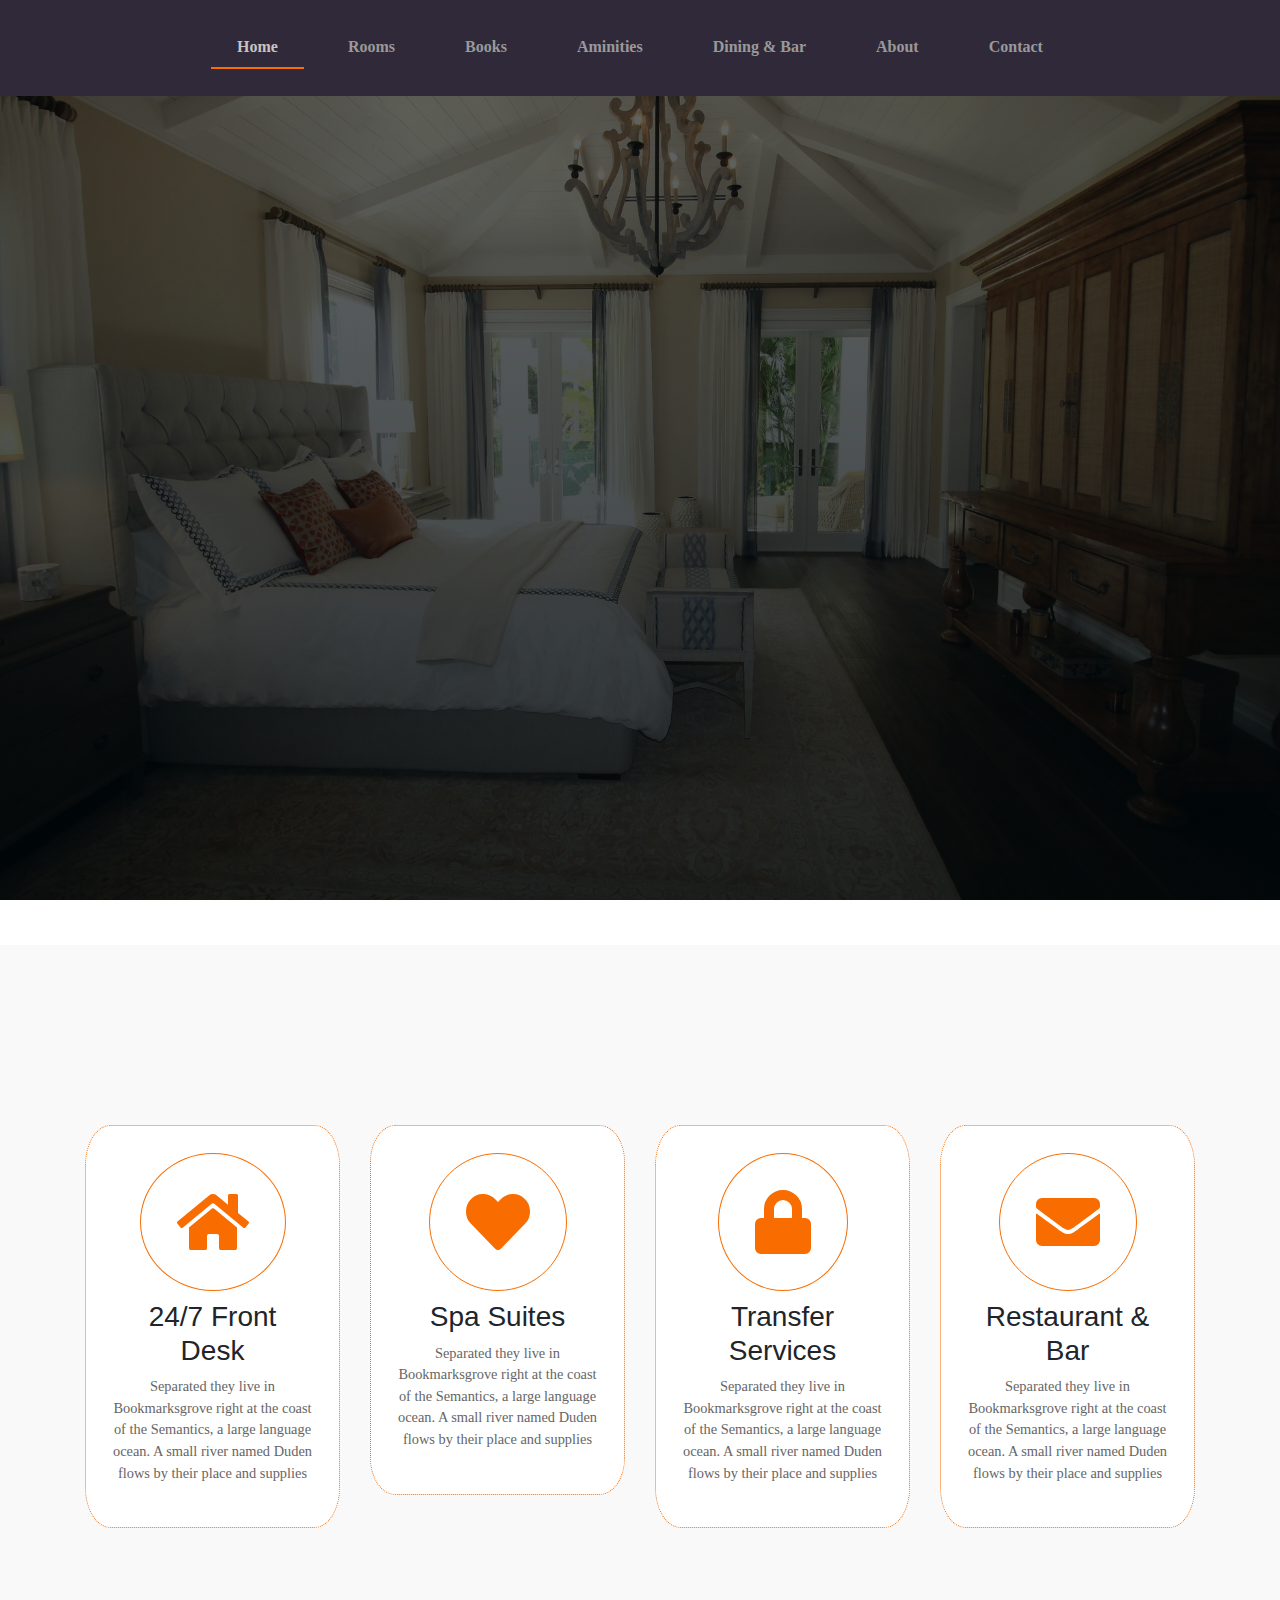
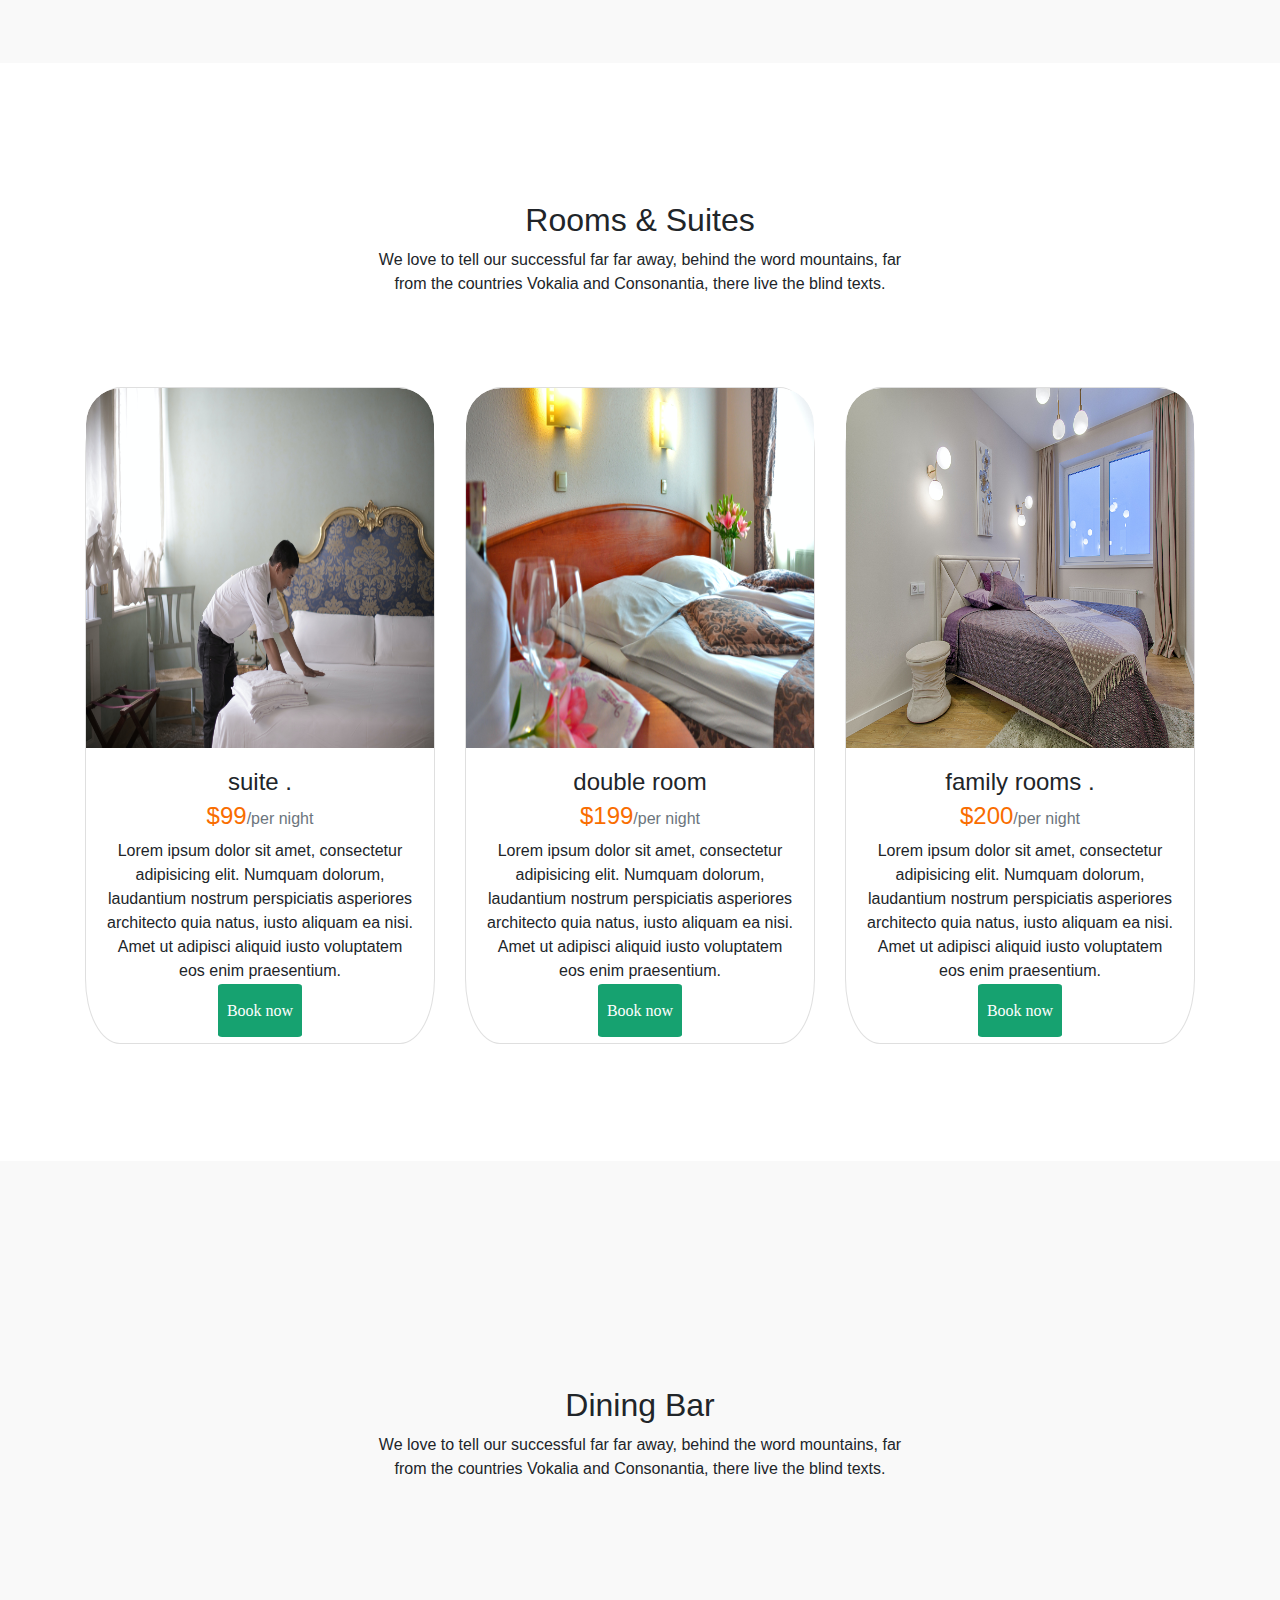
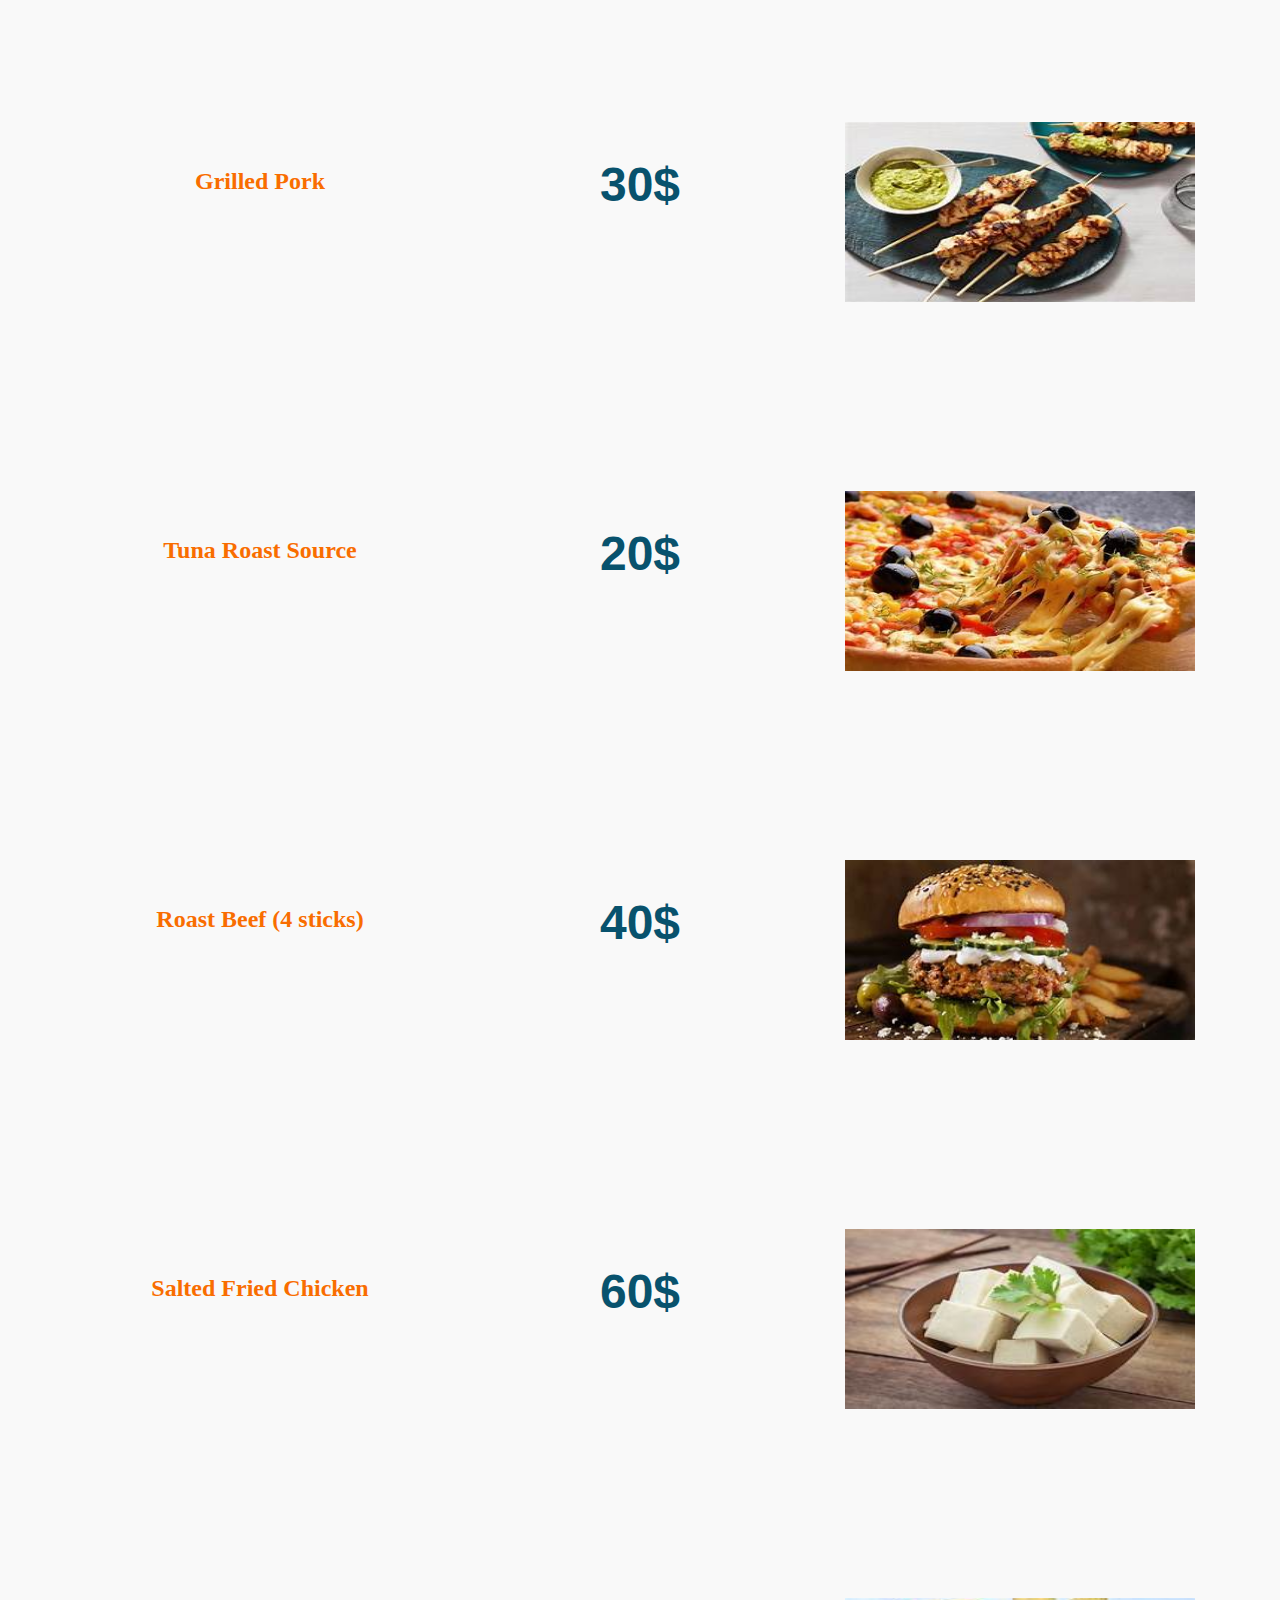
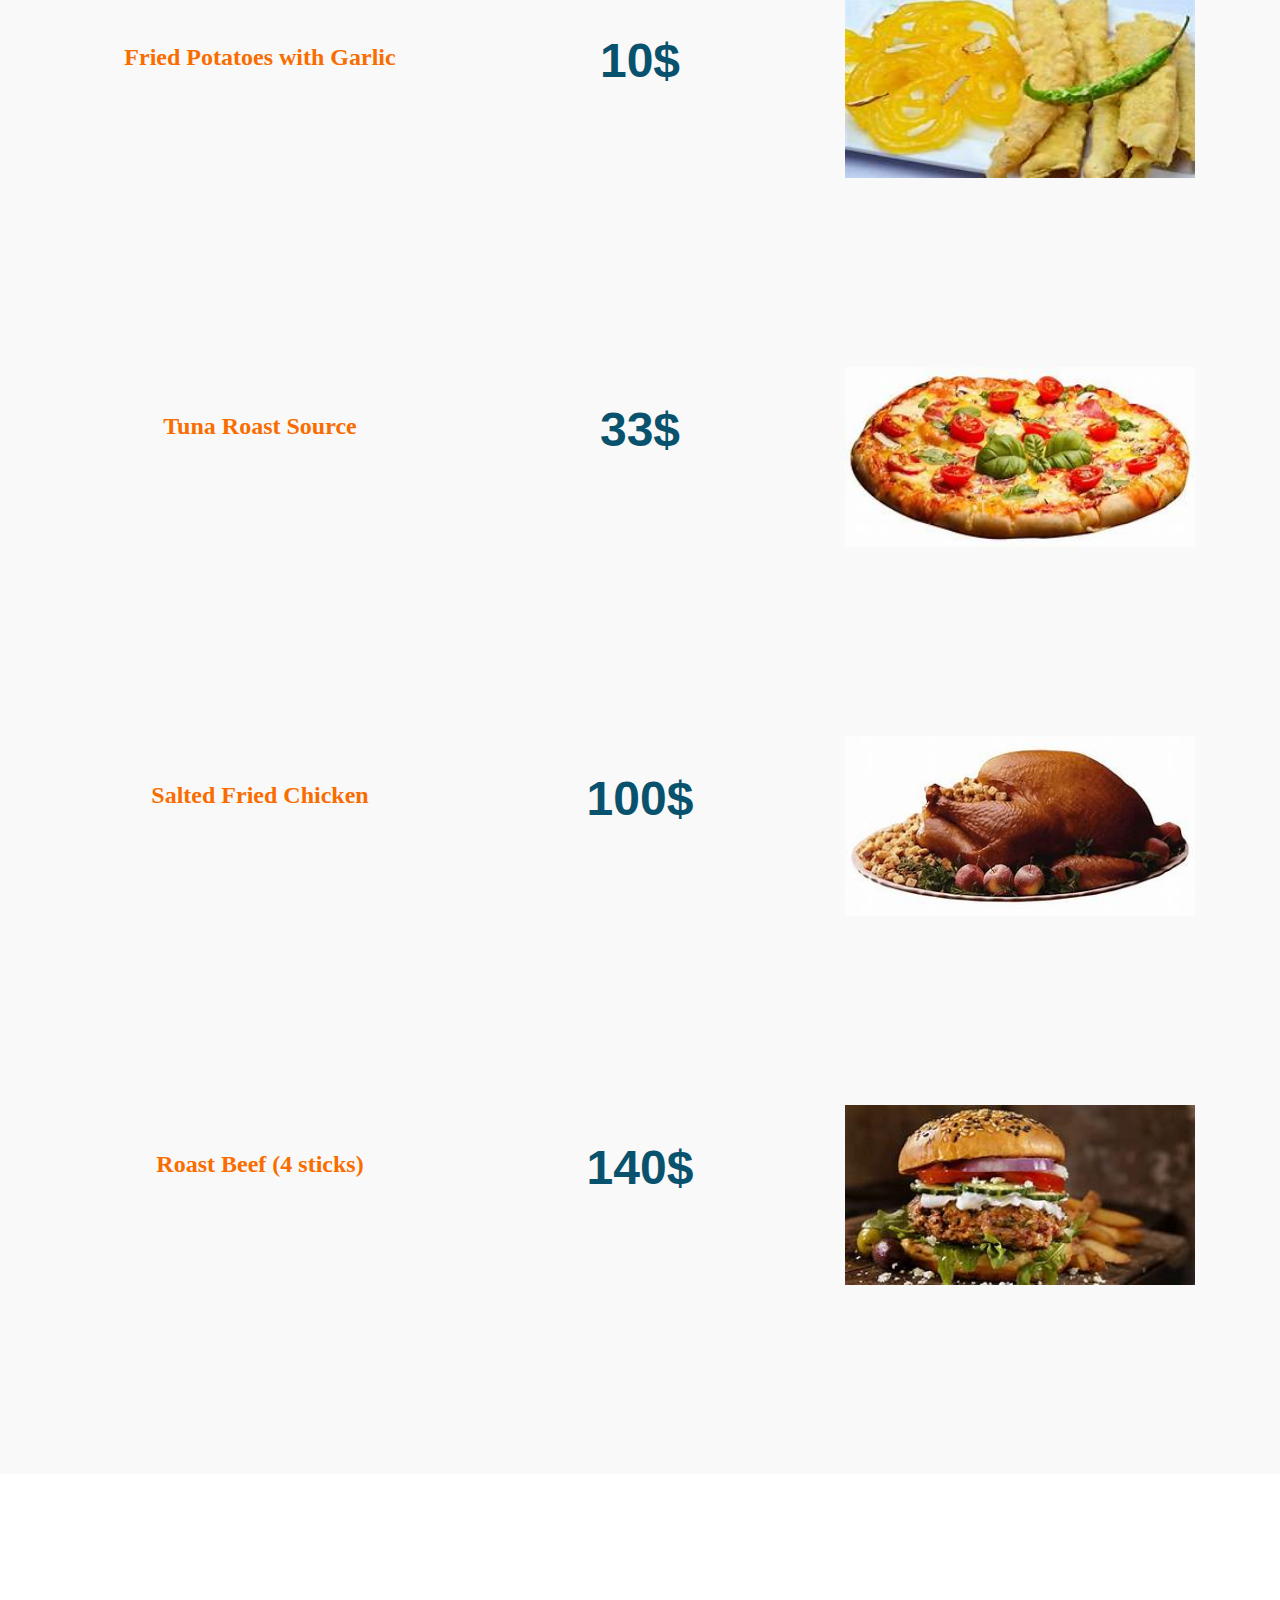
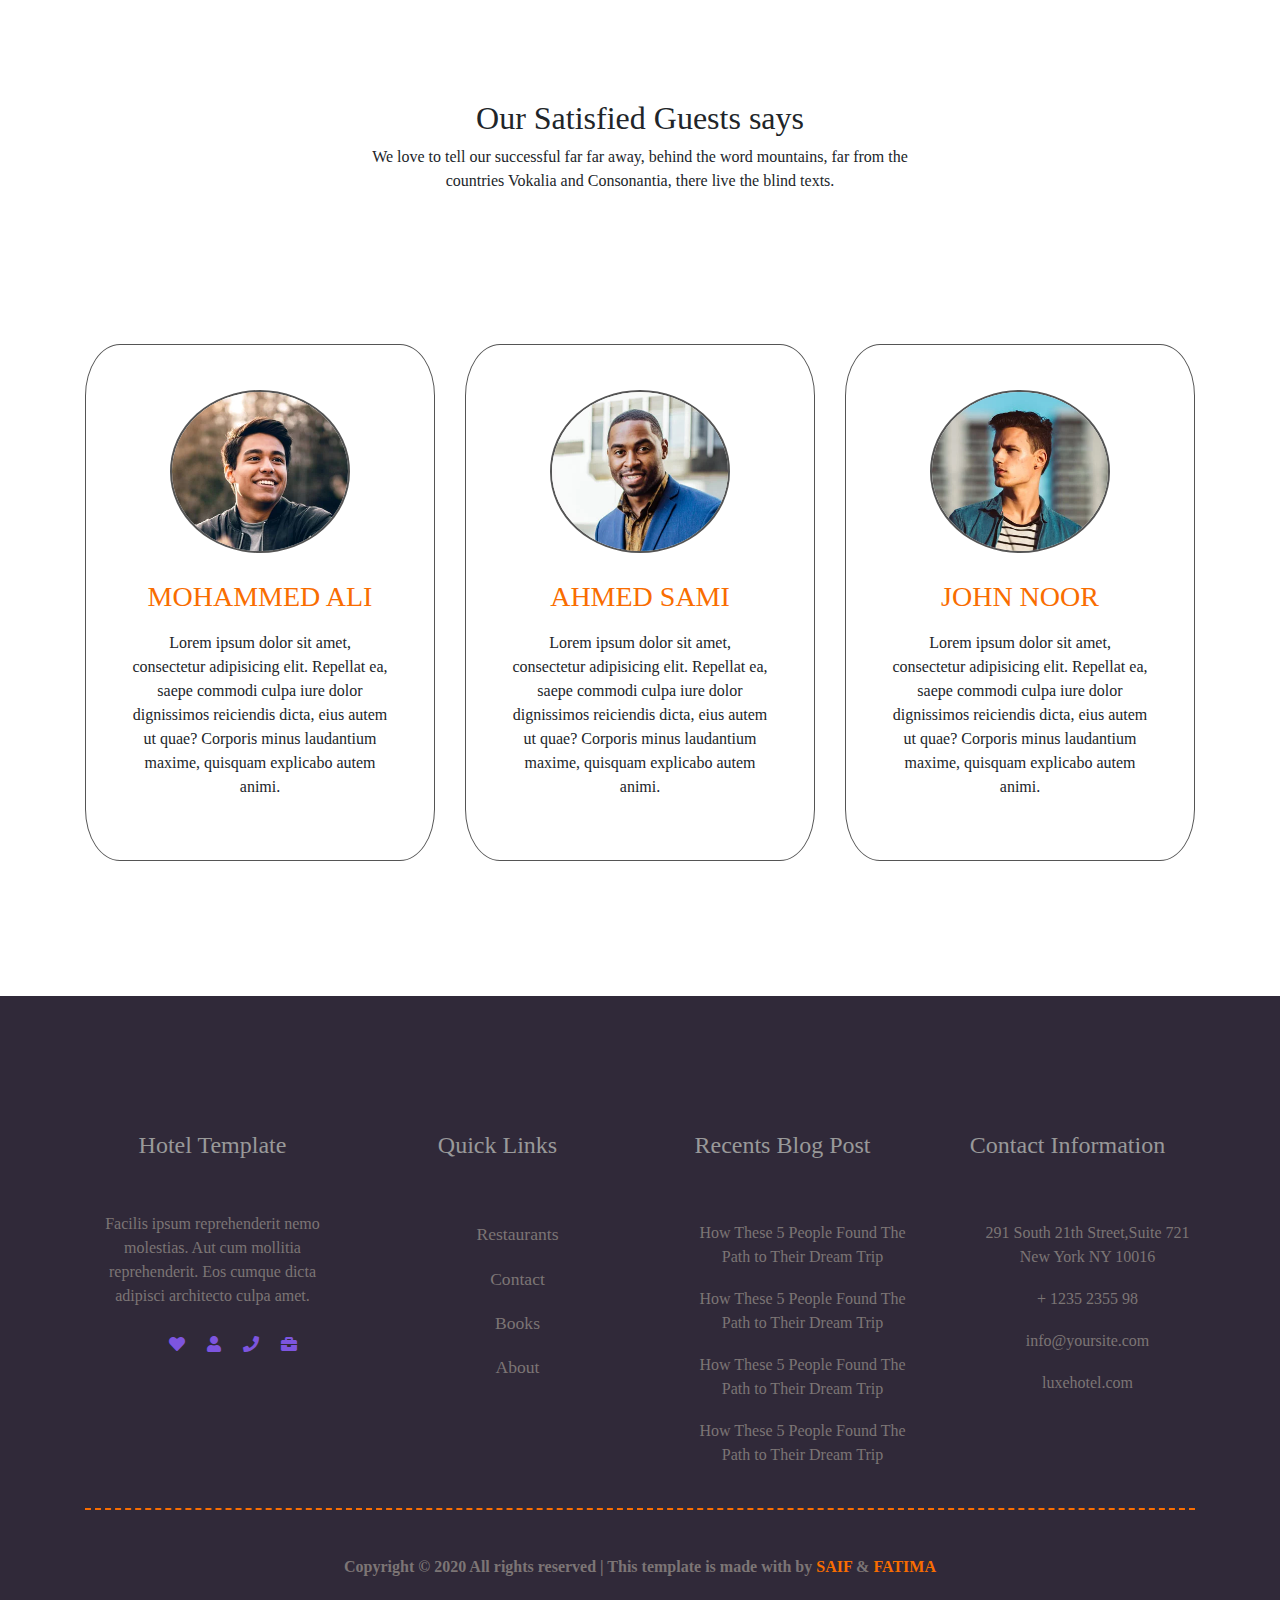
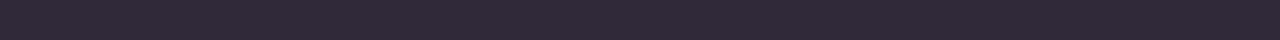
<file: index.html>
<!DOCTYPE html>
<html lang="en">
<head>

<title>HotelTemplate</title>
<link rel="icon" type="image/jpg" href="images/icon.jpg" >

<meta charset="UTF-8">
<meta name="viewport" content="width=device-width, initial-scale=1.0">
<meta name="description" content="" />
<meta name="keywords" content="" />
<meta name="author" content="" />

<link rel="stylesheet" href="fontawesome-free-5.12.0-web/css/all.css">
<link rel="stylesheet" href="fonts/Ubuntu-Bold.ttf">

<link rel="stylesheet" href="bootstrap-4.5.0/dist/css/bootstrap.min.css">	
<link rel="stylesheet" href="css/style.css">
<link rel="stylesheet" href="css/animation.css">


</head>
<body onLoad="setInterval(changecolor,1000)">

<!--Start Header################################################-->	
<div class="header fixed-top">

<nav class="navbar navbar-expand-md navbar-light ">

<button class="navbar-toggler" type="button" data-toggle="collapse" data-target="#navs" aria-controls="navs" aria-expanded="false" aria-label="Toggle navigation">
<span class="navbar-toggler-icon"></span>
</button>
<div class="collapse navbar-collapse" id="navs">
<ul class="navbar-nav m-auto">
<li class="nav-item active">
<a class="nav-link" href="index.html">Home</a>
</li>
<li class="nav-item">
<a class="nav-link" href="rooms.html">Rooms</a>
</li>
<li class="nav-item">
<a class="nav-link" href="books.html">Books</a>
</li>

<li class="nav-item">
<a class="nav-link" href="aminities.html">Aminities</a>
</li>


<li class="nav-item">
<a class="nav-link" href="dining.html">Dining & Bar</a>
</li>

<li class="nav-item">
<a class="nav-link" href="about.html">About</a>
</li>

<li class="nav-item">
<a class="nav-link" href="contact.html">Contact</a>
</li>

</ul>
</div>
</nav>

</div>

<!--End Header ################################################-->

<!--Start Hero ################################################-->

<div class="hero-image">


<div class="container hero">
<div class="row">
<div  class=" text-center m-auto">

<h1 id="a" >Welcome To <span>Hotel</span> Template</h1>	

<p class=" m-auto">Lorem ipsum dolor sit amet, consectetur adipisicing elit. Saepe fugit e facere.</p>


<div class="header-button text-center pt-3">

<a class="btn  btn-full">GET IT NOW</a>
<a class="btn  btn-half">GETS LATER</a>


</div>	


</div>



</div>	


</div>	


</div>



<!--End Hero ################################################-->

<!--Start ###############################################################-->


<div class="services1 text-center">
<div class="container">
<div class="services1-all">
<div class="row">
<div class="col-xl-3  col-md-6 animate-box ">
<div class="services1-item">
<i class="fa fa-home fa-4x "></i>
<h3>24/7 Front Desk</h3>
<p>Separated they live in Bookmarksgrove right at the coast of the Semantics, a large language ocean. A small river named Duden flows by their place and supplies</p>
</div>
</div>
<div class="col-xl-3  col-md-6 animate-box ">
<div class="services1-item">
<i class="fa fa-heart fa-4x "></i>
<h3>Spa Suites</h3>
<p>Separated they live in Bookmarksgrove right at the coast of the Semantics, a large language ocean. A small river named Duden flows by their place and supplies</p>
</div>
</div>
<div class="col-xl-3  col-md-6 animate-box ">
<div class="services1-item">
<i class="fa fa-lock fa-4x "></i>
<h3>Transfer Services</h3>
<p>Separated they live in Bookmarksgrove right at the coast of the Semantics, a large language ocean. A small river named Duden flows by their place and supplies</p>
</div>
</div>
<div class="col-xl-3  col-md-6 animate-box ">
<div class="services1-item">
<i class="fa fa-envelope fa-4x "></i>
<h3>Restaurant &amp; Bar</h3>
<p>Separated they live in Bookmarksgrove right at the coast of the Semantics, a large language ocean. A small river named Duden flows by their place and supplies</p>
</div>
</div>
</div>
</div>
</div>
</div>







<!--End ###############################################################-->

<!--Start rooms ###############################################################-->

<div class="services2 text-center">

<div class="container">
<div class="row">
<div class="col-md-6 offset-md-3  pt-5 pb-5 animate-box">

<h2>Rooms &amp; Suites</h2>
<p>We love to tell our successful far far away, behind the word mountains, far from the countries Vokalia and Consonantia, there live the blind texts.</p>
</div>
</div>


<div class="row">
<div class="col-s-12 col-lg-4">
<div class="card">
<div class="card-img">
<img  src="images/room1.jpg">

<div class="photo-content">
<div class="photo-info">
<h3>photo 2</h3>
<a href="" class="btn btn-success">Details</a>	


</div>  
</div>


</div>

<div class="card-body">
<h4 class="card-title">suite . </h4>	
<h6 class="card-subtitle mb-2 text-muted"><span>$99</span>/per night</h6>

<p class="card-text">Lorem ipsum dolor sit amet, consectetur adipisicing elit. Numquam dolorum, laudantium nostrum perspiciatis asperiores architecto quia natus, iusto aliquam ea nisi. Amet ut adipisci aliquid iusto voluptatem eos enim praesentium.</p>	

<a href="#" class="card-link">Book now</a>	
</div>

</div>


</div>




<div class="col-sm-12 col-lg-4">
<div class="card">


<div class="card-img">
<img  src="images/room2.jpg">


<div class="photo-content">
<div class="photo-info">
<h3>photo 2</h3>
<a href="" class="btn btn-success">Details</a>	


</div>  
</div>

</div>

<div class="card-body">
<h4 class="card-title">double room </h4>	
<h6 class="card-subtitle mb-2 text-muted"><span>$199</span>/per night</h6>

<p class="card-text">Lorem ipsum dolor sit amet, consectetur adipisicing elit. Numquam dolorum, laudantium nostrum perspiciatis asperiores architecto quia natus, iusto aliquam ea nisi. Amet ut adipisci aliquid iusto voluptatem eos enim praesentium.</p>	

<a href="#" class="card-link">Book now</a>	
</div>

</div>


</div>

<div class="col-sm-12 col-lg-4">
<div class="card">

<div class="card-img">
<img  src="images/room3.jpg">

<div class="photo-content">
<div class="photo-info">
<h3>photo 2</h3>
<a href="" class="btn btn-success">Details</a>	


</div>  
</div>

</div>



<div class="card-body">
<h4 class="card-title">family rooms . </h4>	
<h6 class="card-subtitle mb-2 text-muted"><span>$200</span>/per night</h6>

<p class="card-text">Lorem ipsum dolor sit amet, consectetur adipisicing elit. Numquam dolorum, laudantium nostrum perspiciatis asperiores architecto quia natus, iusto aliquam ea nisi. Amet ut adipisci aliquid iusto voluptatem eos enim praesentium.</p>	

<a href="#" class="card-link">Book now</a>	
</div>

</div>


</div>
</div>

</div>



</div>


<!--End rooms ###############################################################-->

<!--Start menu ###############################################################-->
<div class="services3 text-center">

<div class="container">
<div class="menu-up">
<div class="row">
<div class="col-md-6 offset-md-3  animate-box">

<h2>Dining Bar</h2>
<p>We love to tell our successful far far away, behind the word mountains, far from the countries Vokalia and Consonantia, there live the blind texts.</p>
</div>
</div>
</div>

<div class="menu-all">
<div class="row">
<div class="overlay"></div>
<div class="col-4 ">
<div class="content">

<h4>Grilled Pork</h4>

</div>

</div>


<div class="col-4 ">
<div class="price">

<p>30$</p>

</div>

</div>


<div class="col-4 ">
<div class="images">

<img src="images/menu7.jpg">



</div>	

</div>

</div>


</div>



<div class="menu-all">
<div class="row">
<div class="overlay"></div>
<div class="col-4 ">
<div class="content">

<h4>Tuna Roast Source</h4>

</div>

</div>


<div class="col-4 ">
<div class="price">

<p>20$</p>

</div>

</div>


<div class="col-4 ">
<div class="images">

<img src="images/menu6.jpg">


</div>	

</div>

</div>


</div>


<div class="menu-all">
<div class="row">
<div class="overlay"></div>	
<div class="col-4 ">
<div class="content">

<h4>Roast Beef (4 sticks)</h4>

</div>

</div>


<div class="col-4 ">
<div class="price">

<p>40$</p>

</div>

</div>


<div class="col-4 ">
<div class="images">

<img src="images/menu5.jpg">


</div>	

</div>

</div>


</div>


<div class="menu-all">
<div class="row">
<div class="overlay"></div>  	
<div class="col-4 ">
<div class="content">

<h4>Salted Fried Chicken</h4>

</div>

</div>


<div class="col-4 ">
<div class="price">

<p>60$</p>

</div>

</div>


<div class="col-4 ">
<div class="images">

<img src="images/menu4.jpg">

</div>	

</div>

</div>


</div>


<div class="menu-all">
<div class="row">
<div class="overlay"></div>  	
<div class="col-4 ">
<div class="content">

<h4>Fried Potatoes with Garlic</h4>

</div>

</div>


<div class="col-4 ">
<div class="price">

<p>10$</p>

</div>

</div>


<div class="col-4 ">
<div class="images">

<img src="images/menu3.jpg">

</div>	

</div>

</div>


</div>


<div class="menu-all">
<div class="row">
<div class="overlay"></div>  	
<div class="col-4 ">
<div class="content">

<h4>Tuna Roast Source</h4>

</div>

</div>


<div class="col-4 ">
<div class="price">

<p>33$</p>

</div>

</div>


<div class="col-4 ">
<div class="images">

<img src="images/menu2.jpg">


</div>	

</div>

</div>


</div>


<div class="menu-all">
<div class="row">
<div class="overlay"></div> 	
<div class="col-4 ">
<div class="content">

<h4>Salted Fried Chicken</h4>

</div>

</div>


<div class="col-4 ">
<div class="price">

<p>100$</p>

</div>

</div>


<div class="col-4 ">
<div class="images">

<img src="images/menu1.jpg">



</div>	

</div>

</div>


</div>

<div class="menu-all">
<div class="row">
<div class="overlay"></div>  	
<div class="col-4 ">
<div class="content">

<h4>Roast Beef (4 sticks)</h4>

</div>

</div>


<div class="col-4 ">
<div class="price">

<p>140$</p>

</div>

</div>


<div class="col-4 ">
<div class="images">

<img src="images/menu5.jpg">


</div>	

</div>

</div>


</div>


</div>
</div>





<!--End menu ###############################################################-->




<!--Start Testimonialls################################################-->	

<div class="test text-center">
<div class="container">
<div class="test-up">
<div class="row">
<div class="col-md-6 offset-md-3  animate-box">

<h2>Our Satisfied Guests says</h2>
<p>We love to tell our successful far far away, behind the word mountains, far from the countries Vokalia and Consonantia, there live the blind texts.</p>
</div>
</div>
</div>
<div class="row">


<div class="col-sm-12 col-lg-4">
<div class="test-item">
<div class="img">
<div class="overlay"></div>
<img src="images/team3.webp">

</div>

<div class="info text-justify text-center">

<h3>MOHAMMED ALI</h3>

<p>Lorem ipsum dolor sit amet, consectetur adipisicing elit. Repellat ea, saepe commodi culpa iure dolor dignissimos reiciendis dicta, eius autem ut quae? Corporis minus laudantium maxime, quisquam explicabo autem animi.</p>
</div>


</div>
</div>


<div class="col-sm-12 col-lg-4">
<div class="test-item">
<div class="overlay"></div>


<div class="img">
<img src="images/team2.webp">
</div>
<div class="info text-justify text-center">
<h3>AHMED SAMI</h3>

<p>Lorem ipsum dolor sit amet, consectetur adipisicing elit. Repellat ea, saepe commodi culpa iure dolor dignissimos reiciendis dicta, eius autem ut quae? Corporis minus laudantium maxime, quisquam explicabo autem animi.</p>
</div>
</div>
</div>


<div class="col-sm-12 col-lg-4">
<div class="test-item">
<div class="overlay"></div>
<div class="img">
<img src="images/team1.webp">
</div>
<div class="info text-justify text-center">
<h3>JOHN NOOR</h3>

<p>Lorem ipsum dolor sit amet, consectetur adipisicing elit. Repellat ea, saepe commodi culpa iure dolor dignissimos reiciendis dicta, eius autem ut quae? Corporis minus laudantium maxime, quisquam explicabo autem animi.</p>
</div>
</div>
</div>
</div>







</div>

</div>

<!--End Testimonialls################################################-->



<!--Start footer #302939 ################################################-->
<div class="footer text-center">
<div class="container">
<div class="row mb-3">
<div class="col-lg-3 col-sm-6 col-12">
<h4><span>Hotel</span> Template</h4>	
<p class="p">Facilis ipsum reprehenderit nemo molestias. Aut cum mollitia reprehenderit. Eos cumque dicta adipisci architecto culpa amet.</p>
<ul class="a">
<li><a href=""><i class="fa fa-heart"></i></a></li>
<li><a href=""><i class="fa fa-user"></i></a></li>
<li><a href=""><i class="fa fa-phone"></i></a></li>
<li><a href=""><i class="fa fa-briefcase"></i></a></li>
</ul>
</div>	

<div class="col-lg-3 col-sm-6 col-12">
<h4>Quick Links</h4>
<ul class="b  ">
<li><a href="">Restaurants</a></li>
<li><a href="">Contact</a></li>
<li><a href="">Books</a></li>
<li><a href="">About</a></li>
</ul>	

</div>

<div class="col-lg-3 col-sm-6 col-12">

<h4>Recents Blog Post</h4>
<ul class="c">
<li><a href="">How These 5 People Found The Path to Their Dream Trip</a></li>
<li><a href="">How These 5 People Found The Path to Their Dream Trip</a></li>
<li><a href="">How These 5 People Found The Path to Their Dream Trip</a></li>
<li><a href="">How These 5 People Found The Path to Their Dream Trip</a></li>
</ul>

</div>


<div class="col-lg-3 col-sm-6 col-12">
<h4>Contact Information</h4>	
<ul class="d">
<li>291 South 21th Street,Suite 721 New York NY 10016</li>
<li><a href="">+ 1235 2355 98</a></li>
<li><a href="">info@yoursite.com</a></li>
<li><a href="">luxehotel.com</a></li>
</ul>


</div>


</div>
<div class="row">
<div class="col text-center">
<div class="copys">	
<p>Copyright &copy; 2020 All rights reserved | This template is made with  by <a href=""> <span>SAIF</span>  </a>&  <a href=""><span>FATIMA</span></a> </p>
</div>
</div>

</div>
</div>

</div>



<!--End footer ################################################-->	 







<script src="js/script.js"></script>
<script src="bootstrap-4.5.0/dist/js/jquery-3.4.1.min.js"></script>	
<script src="bootstrap-4.5.0/dist/js/bootstrap.min.js"></script>


</body>
</html>
</file>
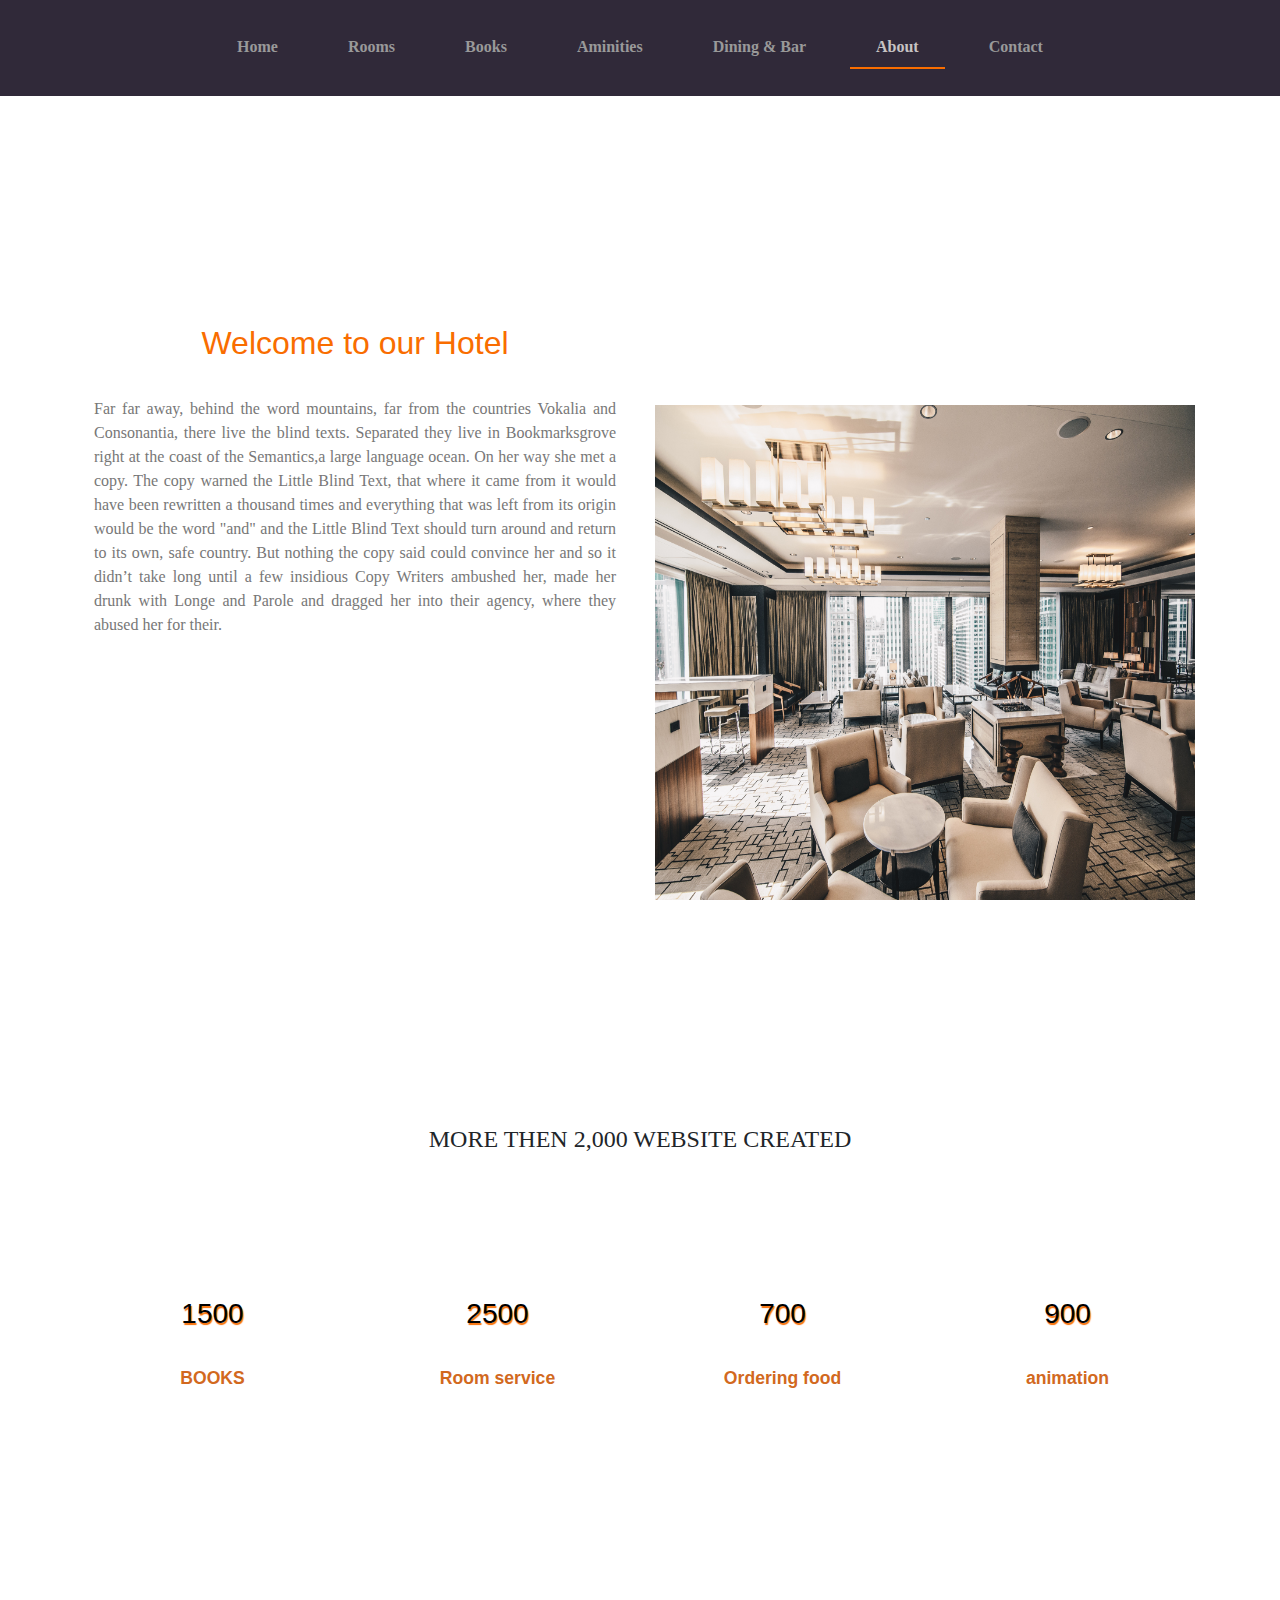
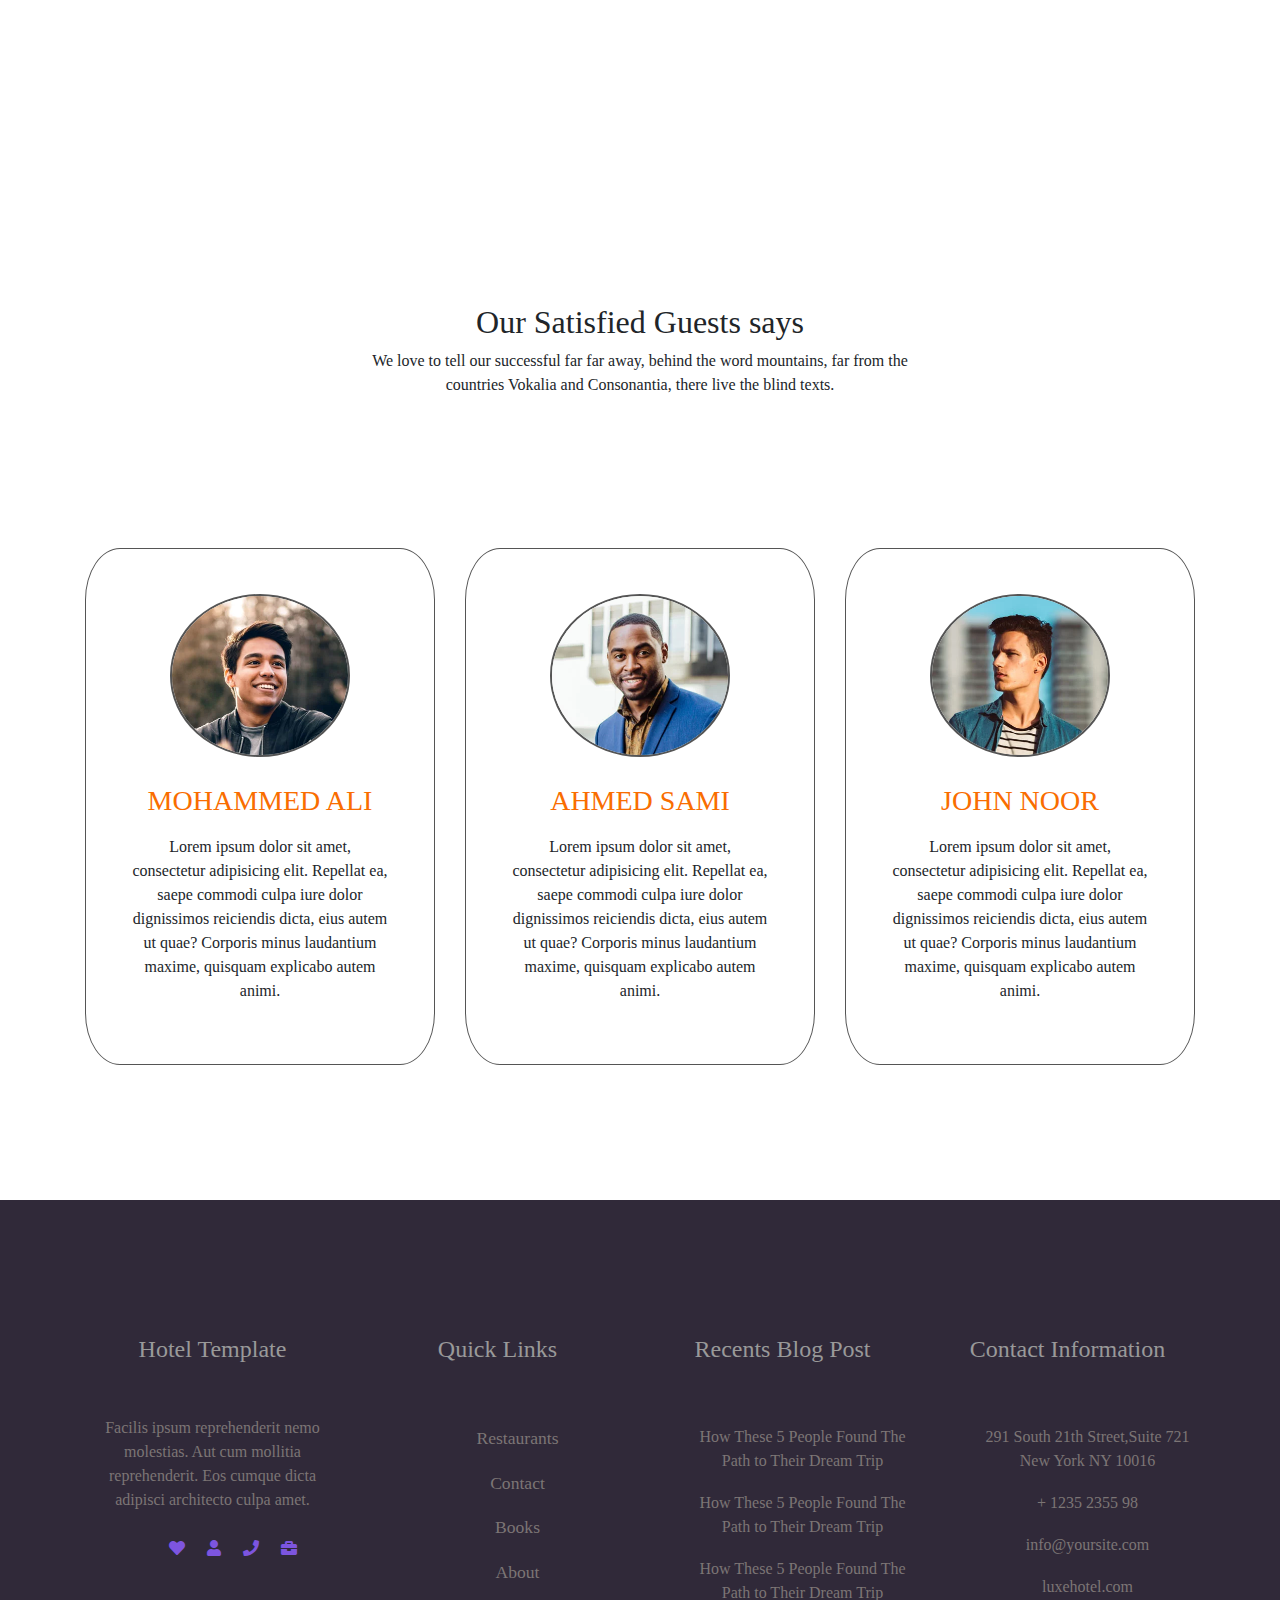
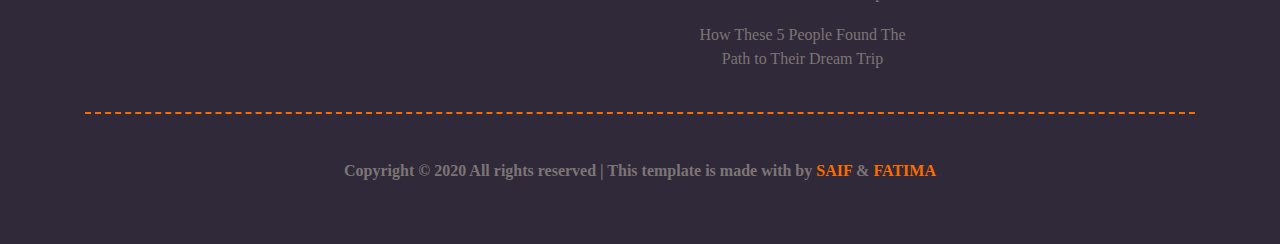
<file: about.html>
<!DOCTYPE html>
<html lang="en">
<head>

<title>HotelTemplate</title>
<link rel="icon" type="image/jpg" href="images/icon.jpg" >

<meta charset="UTF-8">
<meta name="viewport" content="width=device-width, initial-scale=1.0">
<meta name="description" content="" />
<meta name="keywords" content="" />
<meta name="author" content="" />

<link rel="stylesheet" href="fontawesome-free-5.12.0-web/css/all.css">
<link rel="stylesheet" href="fonts/Ubuntu-Bold.ttf">

<link rel="stylesheet" href="bootstrap-4.5.0/dist/css/bootstrap.min.css">	
<link rel="stylesheet" href="css/style.css">
<link rel="stylesheet" href="css/animation.css">


</head>
<body onLoad="setInterval(changecolor,1000)">

<!--Start Header################################################-->	
<div class="header fixed-top">

<nav class="navbar navbar-expand-md navbar-light ">

<button class="navbar-toggler" type="button" data-toggle="collapse" data-target="#navs" aria-controls="navs" aria-expanded="false" aria-label="Toggle navigation">
<span class="navbar-toggler-icon"></span>
</button>
<div class="collapse navbar-collapse" id="navs">
<ul class="navbar-nav m-auto">
<li class="nav-item ">
<a class="nav-link" href="index.html">Home</a>
</li>
<li class="nav-item">
<a class="nav-link" href="rooms.html">Rooms</a>
</li>
<li class="nav-item">
<a class="nav-link" href="books.html">Books</a>
</li>

<li class="nav-item">
<a class="nav-link" href="aminities.html">Aminities</a>
</li>


<li class="nav-item">
<a class="nav-link" href="dining.html">Dining & Bar</a>
</li>

<li class="nav-item active">
<a class="nav-link" href="about.html">About</a>
</li>

<li class="nav-item ">
<a class="nav-link" href="contact.html">Contact</a>
</li>

</ul>
</div>
</nav>

</div>

<!--End Header ################################################-->


<!--Start About ################################################-->

	<div class="about">
	<div class="container">
	<div class="row">
	
	<div class="col-lg-6">
	<div class="about-1">
	<h2 class="text-center" >Welcome to our Hotel</h2 >
	<p class="text-justify">Far far away, behind the word mountains, far from the countries Vokalia and Consonantia, there live the blind texts. Separated they live in Bookmarksgrove right at the coast of the Semantics,a large language ocean. On her way she met a copy. The copy warned the Little Blind Text, that where it came from it would have been rewritten a thousand times and everything that was left from its origin would be the word "and" and the Little Blind Text should turn around and return to its own, safe country. But nothing the copy said could convince her and so it didn’t take long until a few insidious Copy Writers ambushed her, made her drunk with Longe and Parole and dragged her into their agency, where they abused her for their.
	</p>
	</div>
   </div>

	<div class="col-lg-6">
	<div class="img">
	<img src="images/the-interior-design-of-a-building-floor-2883047.jpg">
	</div>
	</div>

   
	</div>
		
	<div class="row num-1" >
  
   <div class="col-12 text-center">
   <h3 > MORE THEN 2,000 WEBSITE CREATED</h3>
   
   </div>	   
   </div>

   <div class="row num-2">
   <div class="col-3  text-center">
     <h3 class="count" style="color: black;">1500</h3>
     <p>BOOKS</p>
   </div>
   <div class="col-3  text-center">
     <h3 class="count" style="color: black;">2500</h3>
     <p >Room service</p>
   </div>
   <div class="col-3  text-center">
     <h3 class="count" style="color: black;">700</h3>
     <p >Ordering food</p>
   </div>
   <div class="col-3  text-center">
     <h3 class="count" style="color: black;">900</h3>
     <p>animation</p>
   </div>

   </div>
 	
	
		
	</div>
	</div>
	
	
	
<!--Start Testimonialls################################################-->	

<div class="test text-center">
<div class="container">
<div class="test-up">
<div class="row">
<div class="col-md-6 offset-md-3  animate-box">

<h2>Our Satisfied Guests says</h2>
<p>We love to tell our successful far far away, behind the word mountains, far from the countries Vokalia and Consonantia, there live the blind texts.</p>
</div>
</div>
</div>
<div class="row">


<div class="col-sm-12 col-lg-4">
<div class="test-item">
<div class="img">
<div class="overlay"></div>
<img src="images/team3.webp">

</div>

<div class="info text-justify text-center">

<h3>MOHAMMED ALI</h3>

<p>Lorem ipsum dolor sit amet, consectetur adipisicing elit. Repellat ea, saepe commodi culpa iure dolor dignissimos reiciendis dicta, eius autem ut quae? Corporis minus laudantium maxime, quisquam explicabo autem animi.</p>
</div>


</div>
</div>


<div class="col-sm-12 col-lg-4">
<div class="test-item">
<div class="overlay"></div>


<div class="img">
<img src="images/team2.webp">
</div>
<div class="info text-justify text-center">
<h3>AHMED SAMI</h3>

<p>Lorem ipsum dolor sit amet, consectetur adipisicing elit. Repellat ea, saepe commodi culpa iure dolor dignissimos reiciendis dicta, eius autem ut quae? Corporis minus laudantium maxime, quisquam explicabo autem animi.</p>
</div>
</div>
</div>


<div class="col-sm-12 col-lg-4">
<div class="test-item">
<div class="overlay"></div>
<div class="img">
<img src="images/team1.webp">
</div>
<div class="info text-justify text-center">
<h3>JOHN NOOR</h3>

<p>Lorem ipsum dolor sit amet, consectetur adipisicing elit. Repellat ea, saepe commodi culpa iure dolor dignissimos reiciendis dicta, eius autem ut quae? Corporis minus laudantium maxime, quisquam explicabo autem animi.</p>
</div>
</div>
</div>
</div>







</div>

</div>

<!--End Testimonialls################################################-->	
	
	
	
		
	
	
<!--Start footer #302939 ################################################-->
<div class="footer text-center">
<div class="container">
<div class="row mb-3">
<div class="col-lg-3 col-sm-6 col-12">
<h4><span>Hotel</span> Template</h4>	
<p class="p">Facilis ipsum reprehenderit nemo molestias. Aut cum mollitia reprehenderit. Eos cumque dicta adipisci architecto culpa amet.</p>
<ul class="a">
<li><a href=""><i class="fa fa-heart"></i></a></li>
<li><a href=""><i class="fa fa-user"></i></a></li>
<li><a href=""><i class="fa fa-phone"></i></a></li>
<li><a href=""><i class="fa fa-briefcase"></i></a></li>
</ul>
</div>	

<div class="col-lg-3 col-sm-6 col-12">
<h4>Quick Links</h4>
<ul class="b">
<li><a href="">Restaurants</a></li>
<li><a href="">Contact</a></li>
<li><a href="">Books</a></li>
<li><a href="">About</a></li>
</ul>	

</div>

<div class="col-lg-3 col-sm-6 col-12">

<h4>Recents Blog Post</h4>
<ul class="c">
<li><a href="">How These 5 People Found The Path to Their Dream Trip</a></li>
<li><a href="">How These 5 People Found The Path to Their Dream Trip</a></li>
<li><a href="">How These 5 People Found The Path to Their Dream Trip</a></li>
<li><a href="">How These 5 People Found The Path to Their Dream Trip</a></li>
</ul>

</div>


<div class="col-lg-3 col-sm-6 col-12">
<h4>Contact Information</h4>	
<ul class="d">
<li>291 South 21th Street,Suite 721 New York NY 10016</li>
<li><a href="">+ 1235 2355 98</a></li>
<li><a href="">info@yoursite.com</a></li>
<li><a href="">luxehotel.com</a></li>
</ul>


</div>


</div>
<div class="row">
<div class="col text-center">
<div class="copys">	
<p>Copyright &copy; 2020 All rights reserved | This template is made with  by <a href=""> <span>SAIF</span>  </a>&  <a href=""><span>FATIMA</span></a> </p>
</div>
</div>

</div>
</div>

</div>




<!--End footer ################################################-->	 



<script src="js/script.js"></script>
<script src="bootstrap-4.5.0/dist/js/jquery-3.4.1.min.js"></script>	
<script src="bootstrap-4.5.0/dist/js/bootstrap.min.js"></script>
<script src="js/jquery.waypoints.min.js"></script>
<script src="js/jquery.counterup.min.js"></script>

	
	
	
	

	<script>
	$('.count').counterUp({
	delay:10,
	time:3000

	})
	</script>




</body>
</html>
</file>
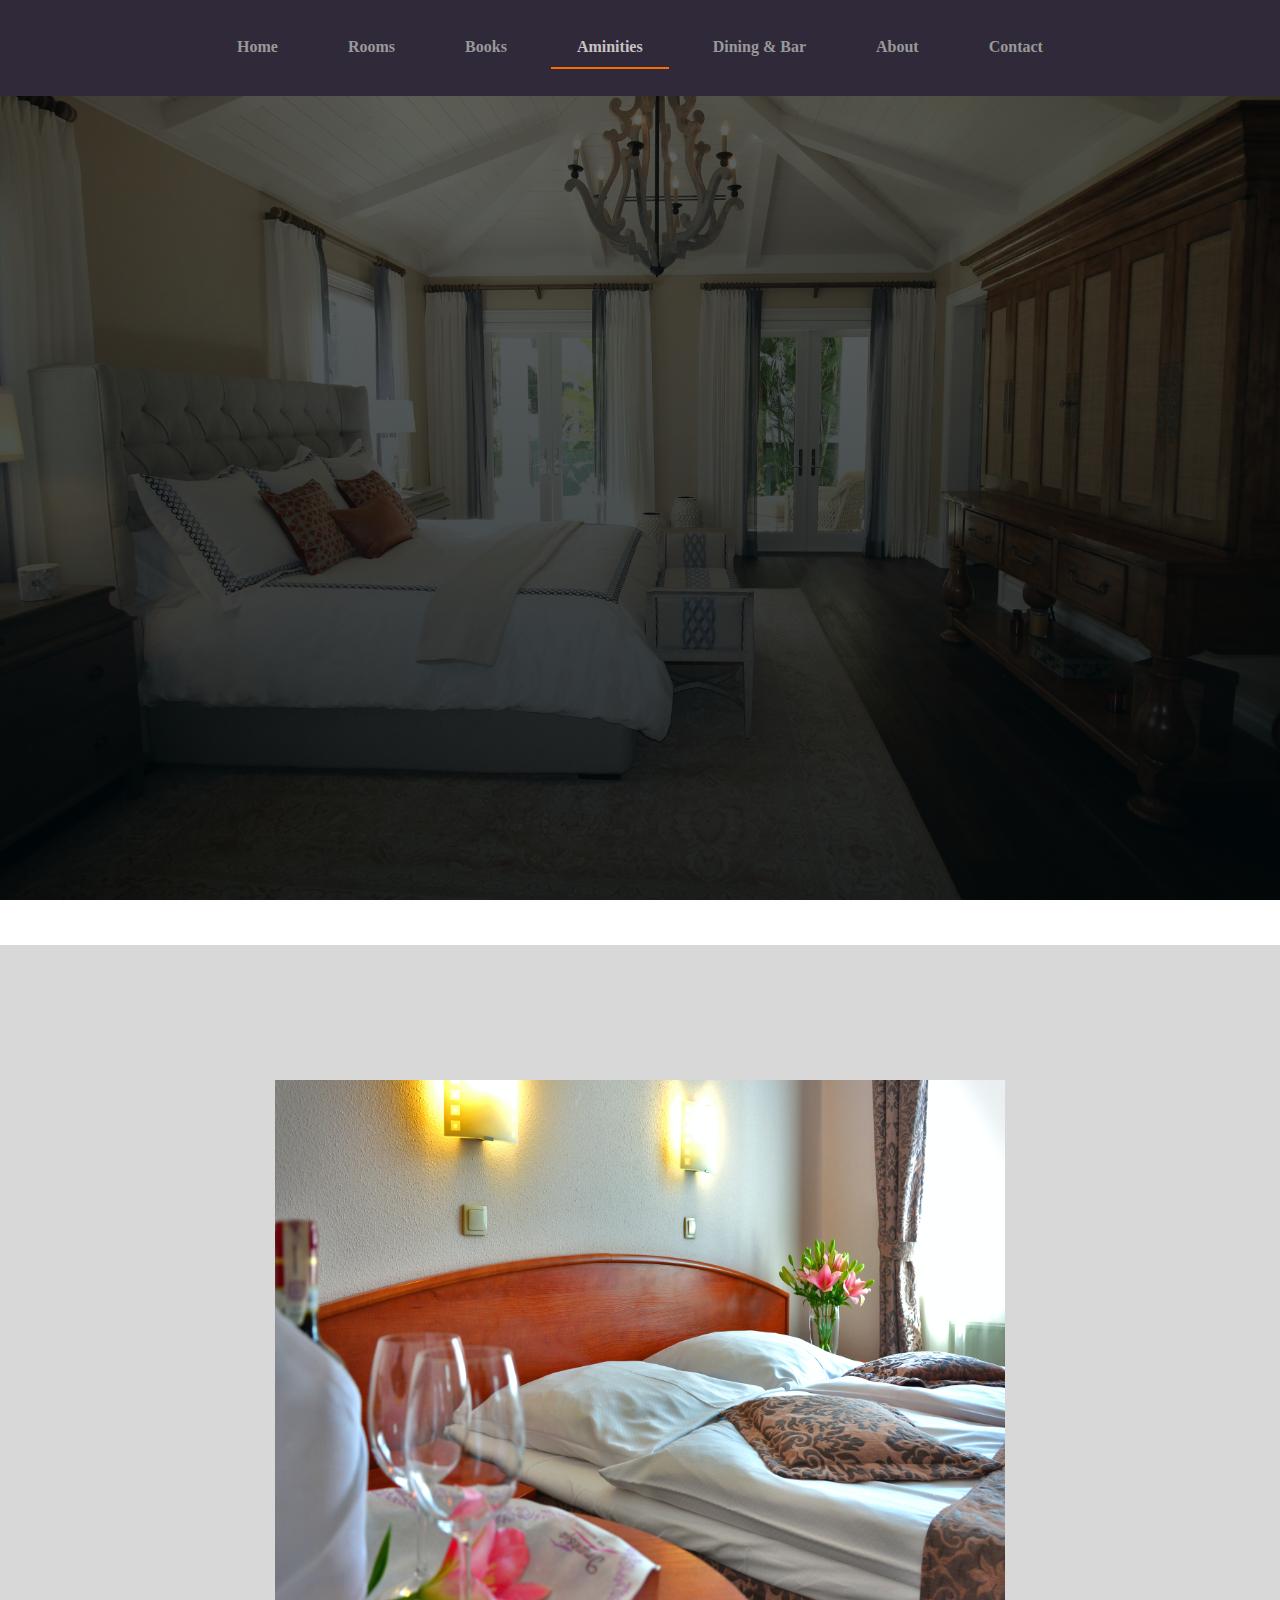
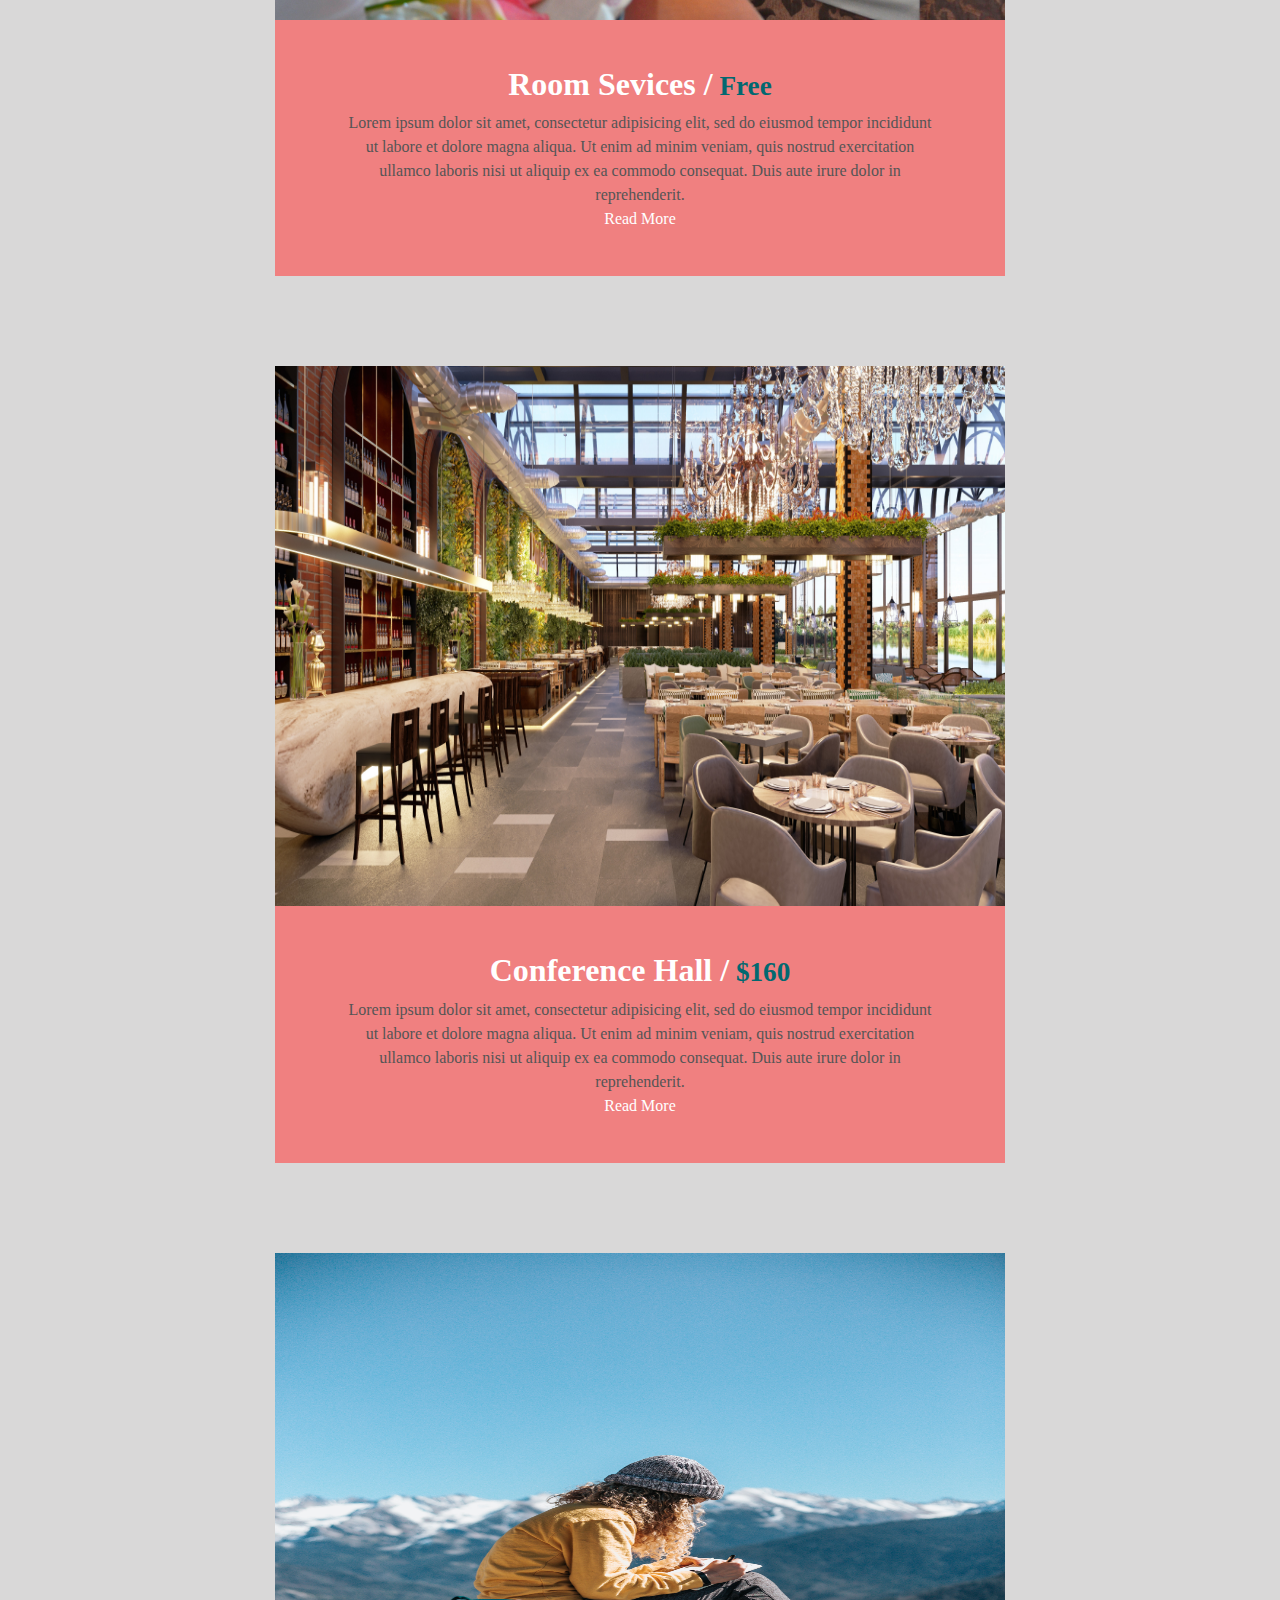
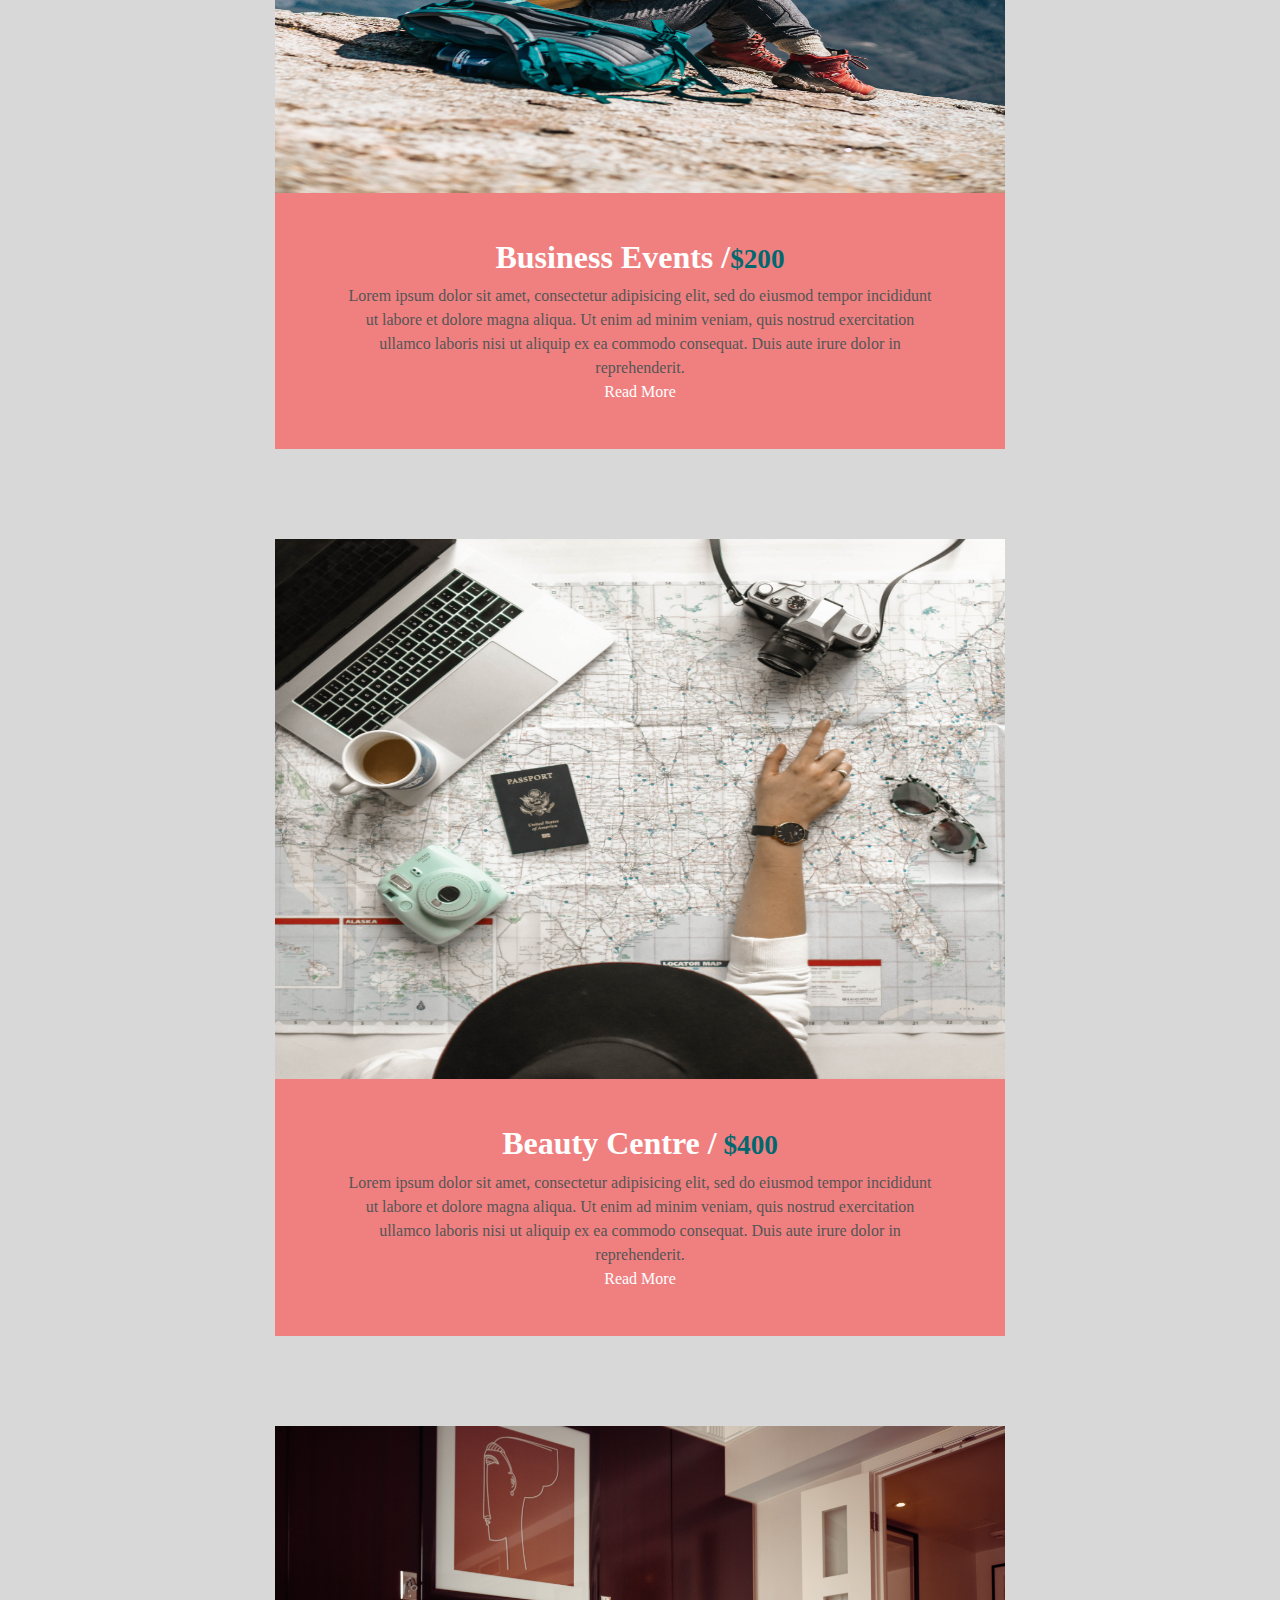
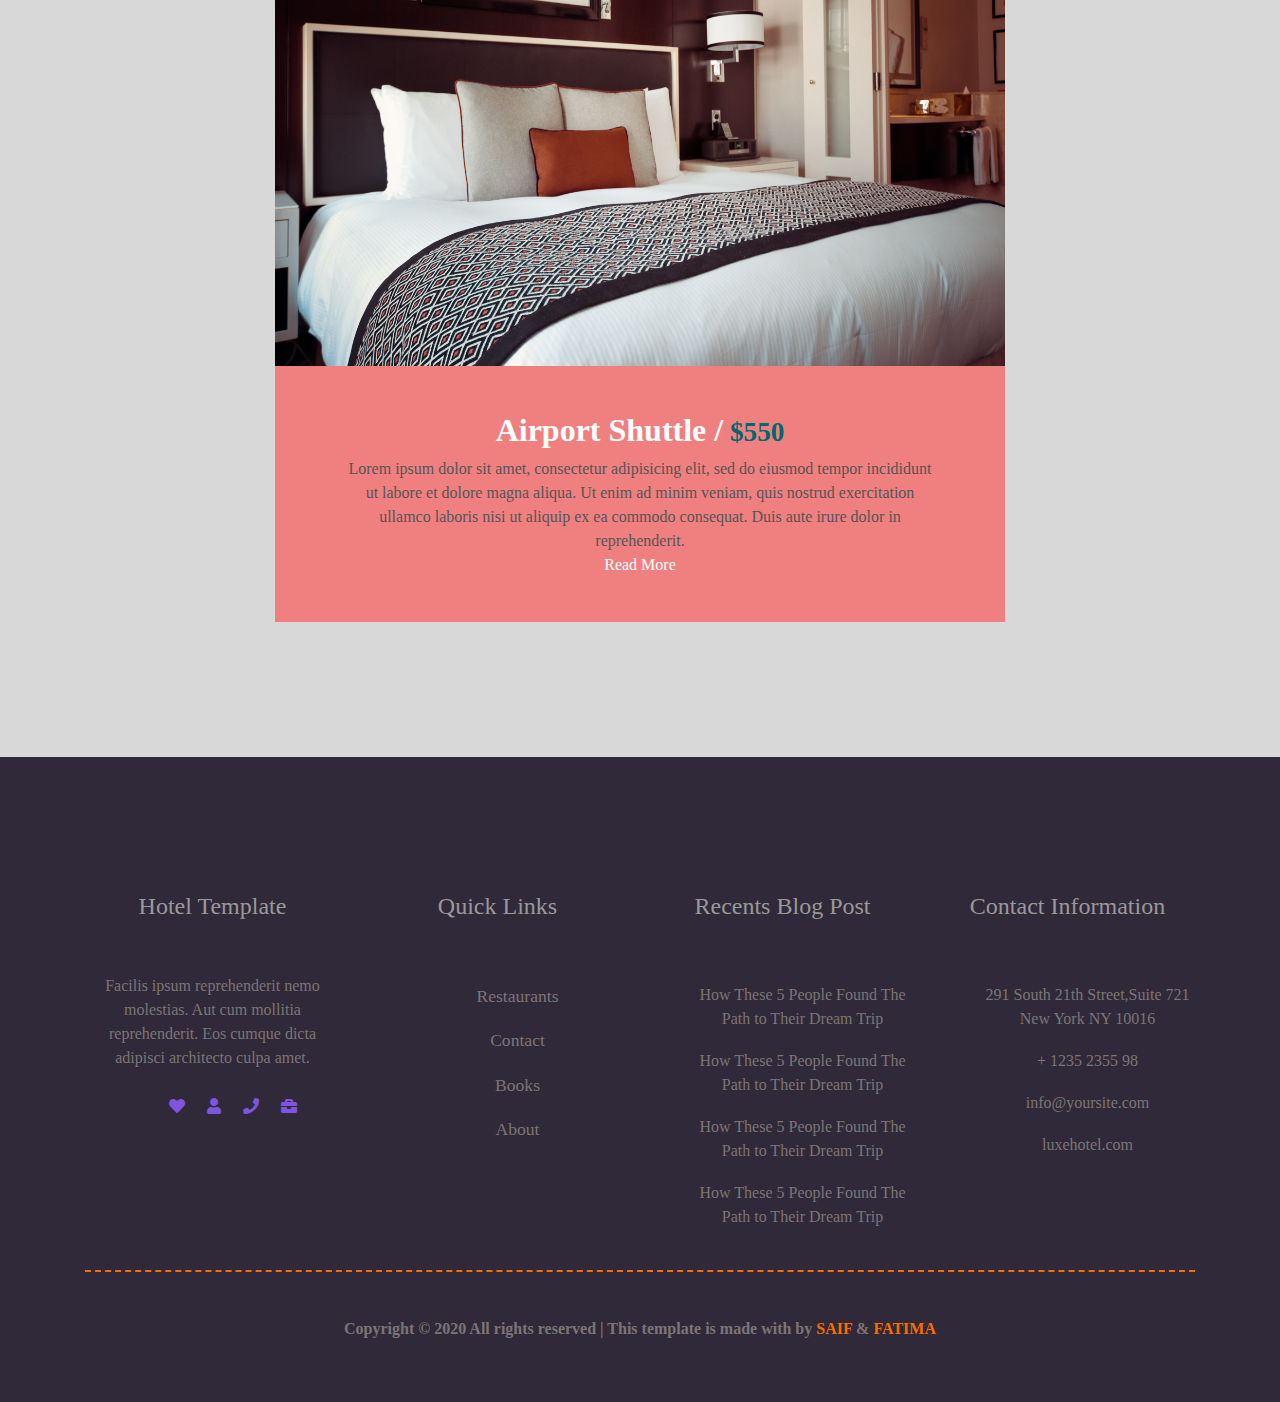
<file: aminities.html>
<!DOCTYPE html>
<html lang="en">
<head>

<title>HotelTemplate</title>
<link rel="icon" type="image/jpg" href="images/icon.jpg" >

<meta charset="UTF-8">
<meta name="viewport" content="width=device-width, initial-scale=1.0">
<meta name="description" content="" />
<meta name="keywords" content="" />
<meta name="author" content="" />

<link rel="stylesheet" href="fontawesome-free-5.12.0-web/css/all.css">
<link rel="stylesheet" href="fonts/Ubuntu-Bold.ttf">

<link rel="stylesheet" href="bootstrap-4.5.0/dist/css/bootstrap.min.css">	
<link rel="stylesheet" href="css/style.css">
<link rel="stylesheet" href="css/animation.css">


</head>
<body onLoad="setInterval(changecolor,1000)">

<!--Start Header################################################-->	
<div class="header fixed-top">

<nav class="navbar navbar-expand-md navbar-light ">

<button class="navbar-toggler" type="button" data-toggle="collapse" data-target="#navs" aria-controls="navs" aria-expanded="false" aria-label="Toggle navigation">
<span class="navbar-toggler-icon"></span>
</button>
<div class="collapse navbar-collapse" id="navs">
<ul class="navbar-nav m-auto">
<li class="nav-item ">
<a class="nav-link" href="index.html">Home</a>
</li>
<li class="nav-item">
<a class="nav-link" href="rooms.html">Rooms</a>
</li>
<li class="nav-item ">
<a class="nav-link" href="books.html">Books</a>
</li>

<li class="nav-item active">
<a class="nav-link" href="aminities.html">Aminities</a>
</li>


<li class="nav-item">
<a class="nav-link" href="dining.html">Dining & Bar</a>
</li>

<li class="nav-item">
<a class="nav-link" href="about.html">About</a>
</li>

<li class="nav-item">
<a class="nav-link" href="contact.html">Contact</a>
</li>

</ul>
</div>
</nav>

</div>

<!--End Header ################################################-->

<!--Start Hero ################################################-->

<div class="hero-image">


<div class="container hero">
<div class="row">
<div  class=" text-center m-auto">

<h1 id="a" > Our<span>Aminities</span></h1>	

<p class=" m-auto">Lorem ipsum dolor sit amet, consectetur adipisicing elit. Saepe fugit e facere.</p>


<div class="header-button text-center pt-3">

<a class="btn  btn-full">GET IT NOW</a>
<a class="btn  btn-half">GETS LATER</a>


</div>	



</div>



</div>	


</div>	


</div>



<!--End Hero ################################################-->


<!--start aminities ################################################-->

<div class="aminities text-center">
	
<div class="container">

 <div class="row">
	 
 	<div class="col-md-8 col-12 offset-md-2">
		<div class="one">
		<div class="img">
		
		<img src="images/room2.jpg">
		</div>
 		

	  <div class="info">
 	<h4>Room Sevices /<span> Free</span></h4>
 	<p>Lorem ipsum dolor sit amet, consectetur adipisicing elit, sed do eiusmod
 	tempor incididunt ut labore et dolore magna aliqua. Ut enim ad minim veniam,
 	quis nostrud exercitation ullamco laboris nisi ut aliquip ex ea commodo
 	consequat. Duis aute irure dolor in reprehenderit.</p>

 	<a href="">Read More</a>	
     </div> 
 	</div>
  </div>



</div>
	
	
<div class="row">
	 
 	<div class="col-md-8 col-12 offset-md-2">
		<div class="one">
		<div class="img">
		
		<img src="images/chairs-and-tables-in-hotel-3201921.jpg">
		</div>
 		

	  <div class="info">
 	<h4>Conference Hall /<span> $160</span></h4>
 	<p>Lorem ipsum dolor sit amet, consectetur adipisicing elit, sed do eiusmod
 	tempor incididunt ut labore et dolore magna aliqua. Ut enim ad minim veniam,
 	quis nostrud exercitation ullamco laboris nisi ut aliquip ex ea commodo
 	consequat. Duis aute irure dolor in reprehenderit.</p>

 	<a href="">Read More</a>	
     </div> 
 	</div>
  </div>



</div>	
	
	
<div class="row">
	 
 	<div class="col-md-8 col-12 offset-md-2">
		<div class="one">
		<div class="img">
		
		<img src="images/tyler-nix-q-motCAvPBM-unsplash.jpg">
		</div>
 		

	  <div class="info">
 	<h4> Business Events /<span>$200</span></h4>
 	<p>Lorem ipsum dolor sit amet, consectetur adipisicing elit, sed do eiusmod
 	tempor incididunt ut labore et dolore magna aliqua. Ut enim ad minim veniam,
 	quis nostrud exercitation ullamco laboris nisi ut aliquip ex ea commodo
 	consequat. Duis aute irure dolor in reprehenderit.</p>

 	<a href="">Read More</a>	
     </div> 
 	</div>
  </div>



</div>	
	
	
<div class="row">
	 
 	<div class="col-md-8 col-12 offset-md-2">
		<div class="one">
		<div class="img">
		
		<img src="images/element5-digital-uE2T1tCFsn8-unsplash.jpg">
		</div>
 		

	  <div class="info">
 	<h4> Beauty Centre /<span> $400</span></h4>
 	<p>Lorem ipsum dolor sit amet, consectetur adipisicing elit, sed do eiusmod
 	tempor incididunt ut labore et dolore magna aliqua. Ut enim ad minim veniam,
 	quis nostrud exercitation ullamco laboris nisi ut aliquip ex ea commodo
 	consequat. Duis aute irure dolor in reprehenderit.</p>

 	<a href="">Read More</a>	
     </div> 
 	</div>
  </div>



</div>	
	
<div class="row">
	 
 	<div class="col-md-8 col-12 offset-md-2">
		<div class="one">
		<div class="img">
		
		<img src="images/black-and-grey-bedspread-on-bed-and-pillow-164595.jpg">
		</div>
 		

	  <div class="info">
 	<h4>Airport Shuttle /<span> $550</span></h4>
 	<p>Lorem ipsum dolor sit amet, consectetur adipisicing elit, sed do eiusmod
 	tempor incididunt ut labore et dolore magna aliqua. Ut enim ad minim veniam,
 	quis nostrud exercitation ullamco laboris nisi ut aliquip ex ea commodo
 	consequat. Duis aute irure dolor in reprehenderit.</p>

 	<a href="">Read More</a>	
     </div> 
 	</div>
  </div>



</div>	
	
	
	
	
 </div>

</div>


<!--End aminities ################################################-->




<!--Start footer #302939 ################################################-->
<div class="footer text-center">
<div class="container">
<div class="row mb-3">
<div class="col-lg-3 col-sm-6 col-12">
<h4><span>Hotel</span> Template</h4>	
<p class="p">Facilis ipsum reprehenderit nemo molestias. Aut cum mollitia reprehenderit. Eos cumque dicta adipisci architecto culpa amet.</p>
<ul class="a">
<li><a href=""><i class="fa fa-heart"></i></a></li>
<li><a href=""><i class="fa fa-user"></i></a></li>
<li><a href=""><i class="fa fa-phone"></i></a></li>
<li><a href=""><i class="fa fa-briefcase"></i></a></li>
</ul>
</div>	

<div class="col-lg-3 col-sm-6 col-12">
<h4>Quick Links</h4>
<ul class="b  ">
<li><a href="">Restaurants</a></li>
<li><a href="">Contact</a></li>
<li><a href="">Books</a></li>
<li><a href="">About</a></li>
</ul>	

</div>

<div class="col-lg-3 col-sm-6 col-12">

<h4>Recents Blog Post</h4>
<ul class="c">
<li><a href="">How These 5 People Found The Path to Their Dream Trip</a></li>
<li><a href="">How These 5 People Found The Path to Their Dream Trip</a></li>
<li><a href="">How These 5 People Found The Path to Their Dream Trip</a></li>
<li><a href="">How These 5 People Found The Path to Their Dream Trip</a></li>
</ul>

</div>


<div class="col-lg-3 col-sm-6 col-12">
<h4>Contact Information</h4>	
<ul class="d">
<li>291 South 21th Street,Suite 721 New York NY 10016</li>
<li><a href="">+ 1235 2355 98</a></li>
<li><a href="">info@yoursite.com</a></li>
<li><a href="">luxehotel.com</a></li>
</ul>


</div>


</div>
<div class="row">
<div class="col text-center">
<div class="copys">	
<p>Copyright &copy; 2020 All rights reserved | This template is made with  by <a href=""> <span>SAIF</span>  </a>&  <a href=""><span>FATIMA</span></a> </p>
</div>
</div>

</div>
</div>

</div>



<!--End footer ################################################-->	 







<script src="js/script.js"></script>
<script src="bootstrap-4.5.0/dist/js/jquery-3.4.1.min.js"></script>	
<script src="bootstrap-4.5.0/dist/js/bootstrap.min.js"></script>


</body>
</html>
</file>
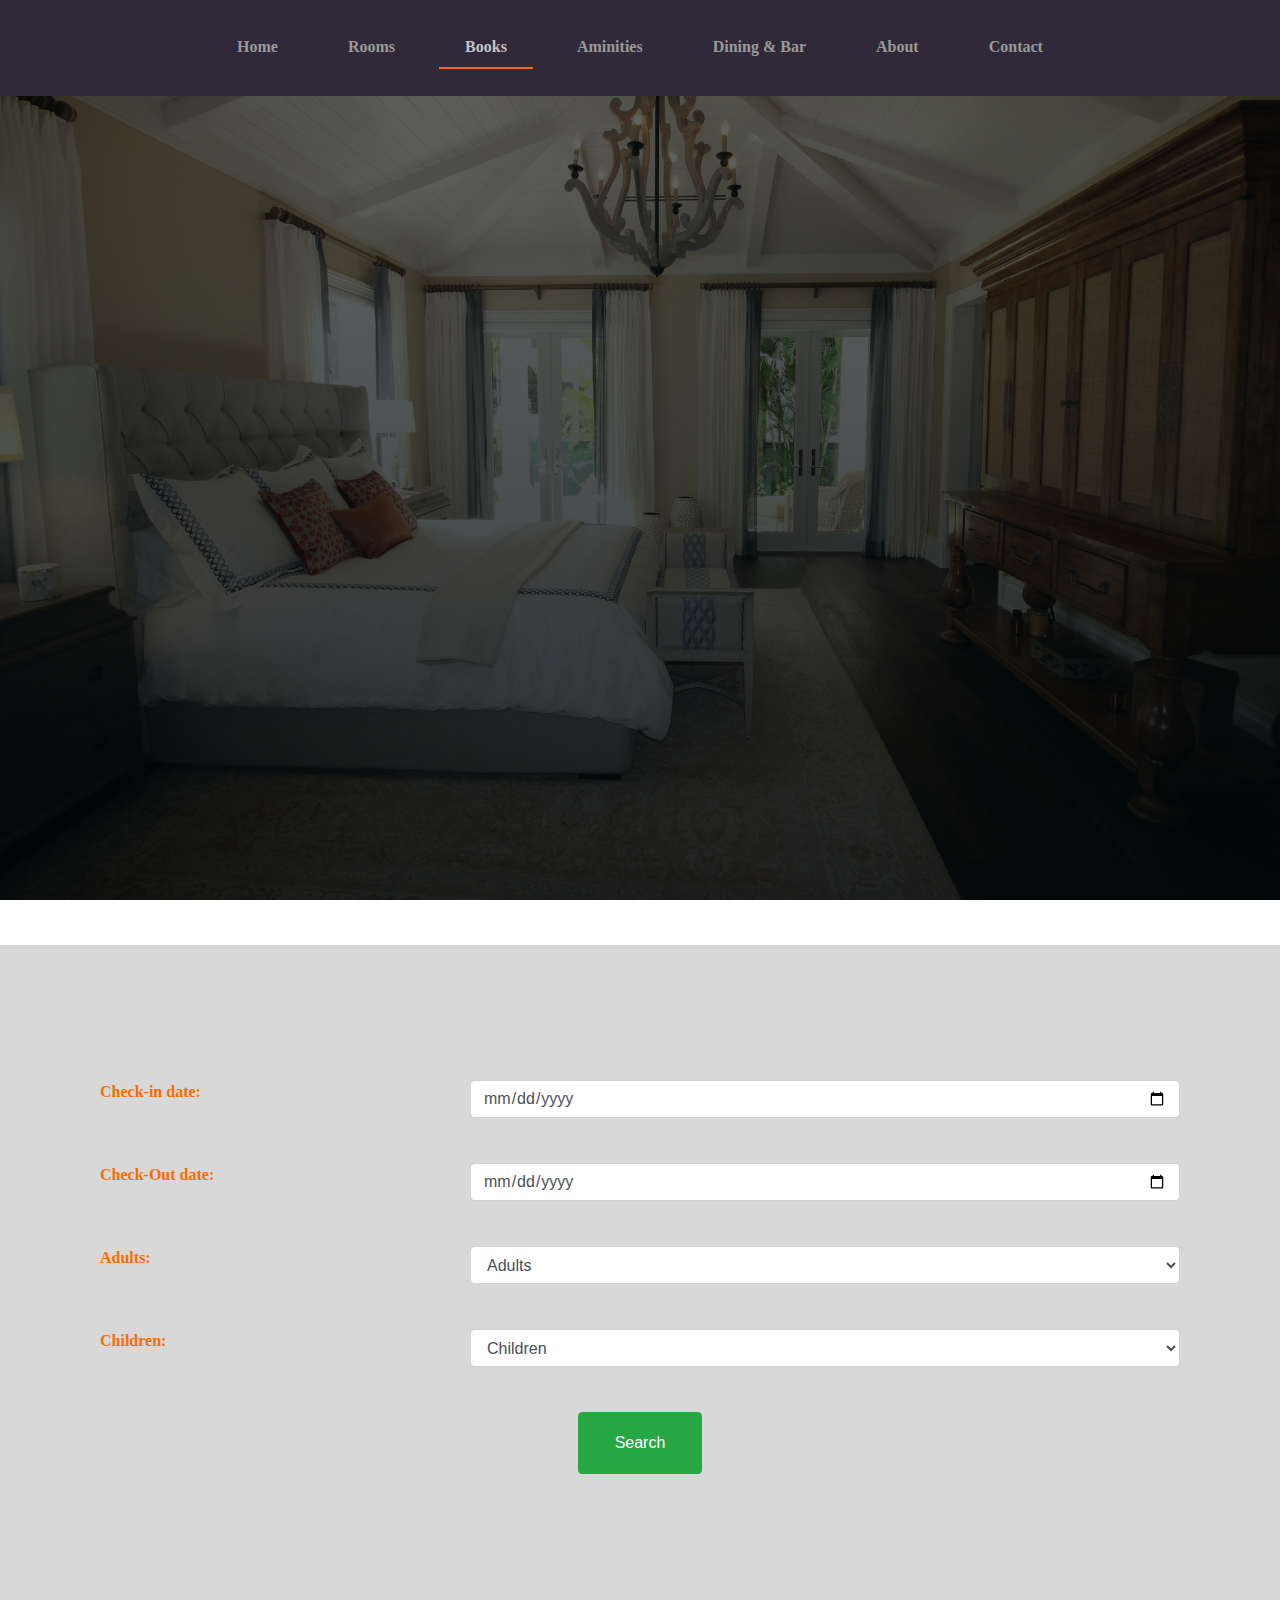
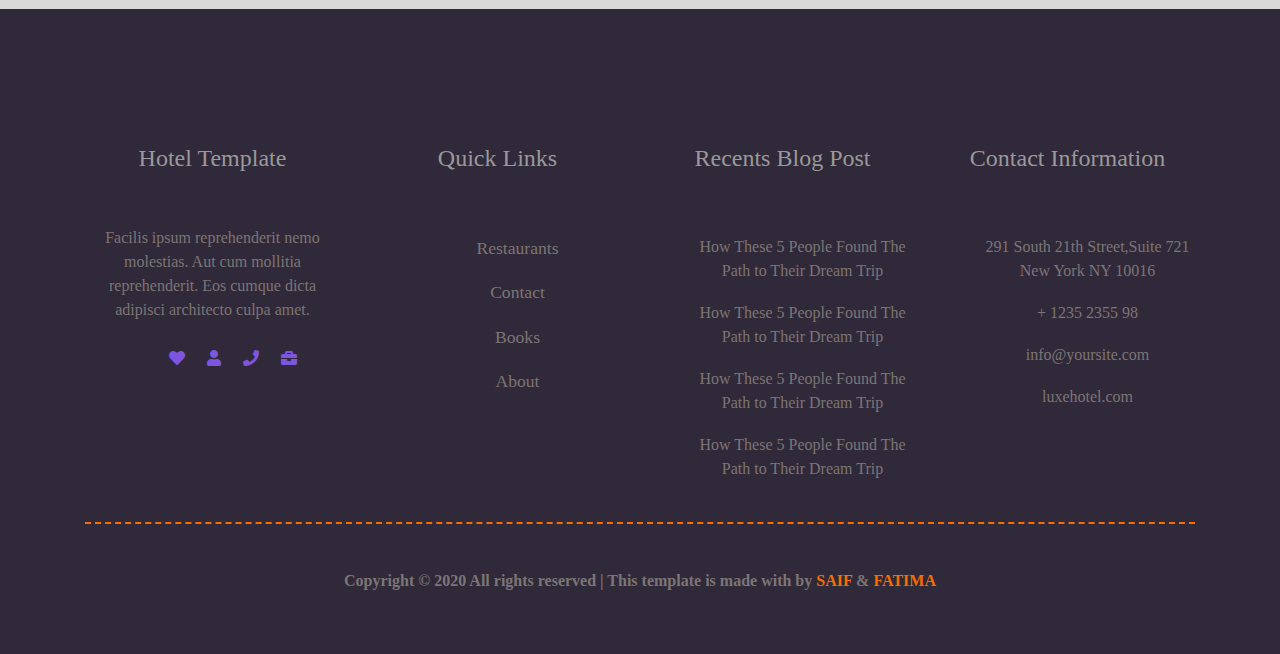
<file: books.html>
<!DOCTYPE html>
<html lang="en">
<head>

<title>HotelTemplate</title>
<link rel="icon" type="image/jpg" href="images/icon.jpg" >

<meta charset="UTF-8">
<meta name="viewport" content="width=device-width, initial-scale=1.0">
<meta name="description" content="" />
<meta name="keywords" content="" />
<meta name="author" content="" />

<link rel="stylesheet" href="fontawesome-free-5.12.0-web/css/all.css">
<link rel="stylesheet" href="fonts/Ubuntu-Bold.ttf">

<link rel="stylesheet" href="bootstrap-4.5.0/dist/css/bootstrap.min.css">	
<link rel="stylesheet" href="css/style.css">
<link rel="stylesheet" href="css/animation.css">


</head>
<body onLoad="setInterval(changecolor,1000)">

<!--Start Header################################################-->	
<div class="header fixed-top">

<nav class="navbar navbar-expand-md navbar-light ">

<button class="navbar-toggler" type="button" data-toggle="collapse" data-target="#navs" aria-controls="navs" aria-expanded="false" aria-label="Toggle navigation">
<span class="navbar-toggler-icon"></span>
</button>
<div class="collapse navbar-collapse" id="navs">
<ul class="navbar-nav m-auto">
<li class="nav-item ">
<a class="nav-link" href="index.html">Home</a>
</li>
<li class="nav-item">
<a class="nav-link" href="rooms.html">Rooms</a>
</li>
<li class="nav-item active">
<a class="nav-link" href="books.html">Books</a>
</li>

<li class="nav-item ">
<a class="nav-link" href="aminities.html">Aminities</a>
</li>


<li class="nav-item">
<a class="nav-link" href="dining.html">Dining & Bar</a>
</li>

<li class="nav-item">
<a class="nav-link" href="about.html">About</a>
</li>

<li class="nav-item">
<a class="nav-link" href="contact.html">Contact</a>
</li>

</ul>
</div>
</nav>

</div>

<!--End Header ################################################-->

<!--Start Hero ################################################-->

<div class="hero-image">


<div class="container hero">
<div class="row">
<div  class=" text-center m-auto">

<h1 id="a" > Book Your<span>Room</span></h1>	

<p class=" m-auto">Lorem ipsum dolor sit amet, consectetur adipisicing elit. Saepe fugit e facere.</p>


<div class="header-button text-center pt-3">

<a class="btn  btn-full">GET IT NOW</a>
<a class="btn  btn-half">GETS LATER</a>


</div>	



</div>



</div>	


</div>	


</div>



<!--End Hero ################################################-->


<!--start aminities ################################################-->

<div class="book">
			<div class="container">
			<div class="row">
					
				
				
			<div class="col-4 ">
					
			<label>Check-in date:</label>
					
			</div>	
					
			
			<div class="col-8">
					
			<input type="date"  class="form-control">
					
			</div>
					
				
		</div>
				
				
		<div class="row">
					
				
				
			<div class="col-4 ">
					
			<label>Check-Out date:</label>
					
			</div>	
					
			
			<div class="col-8">
					
			<input type="date"  class="form-control" >
					
			</div>
					
				
		</div>		
				
				
		<div class="row">
					
				
				
			<div class="col-4">
					
			<label>Adults:</label>
					
			</div>	
					
			
			<div class="col-8">
					
			<select  class="form-control">
			<option value="#" selected disabled>Adults</option>
			<option value="#">1</option>
			<option value="#">2</option>
			<option value="#">3</option>
			<option value="#">4</option>
			<option value="#">5+</option>
		    </select>
					
			</div>
					
				
		</div>		
				
				
		<div class="row">
					
				
				
			<div class="col-4">
					
			<label>Children:</label>
					
			</div>	
					
			
			<div class="col-8">
					
			<select  class="form-control">
			<option value="#" selected disabled>Children</option>
			<option value="#">1</option>
			<option value="#">2</option>
			<option value="#">3</option>
			<option value="#">4</option>
			<option value="#">5+</option>
		    </select>
					
			</div>
					
				
		</div>			
				
		<div class="row">
				
			<div class="col-12 text-center">
			  <input type="submit"  value="Search" class="btn btn-success ">
			</div>		
				
		</div>		
				
	</div>
</div>	


	
	

<!--End aminities ################################################-->




<!--Start footer #302939 ################################################-->
<div class="footer text-center">
<div class="container">
<div class="row mb-3">
<div class="col-lg-3 col-sm-6 col-12">
<h4><span>Hotel</span> Template</h4>	
<p class="p">Facilis ipsum reprehenderit nemo molestias. Aut cum mollitia reprehenderit. Eos cumque dicta adipisci architecto culpa amet.</p>
<ul class="a">
<li><a href=""><i class="fa fa-heart"></i></a></li>
<li><a href=""><i class="fa fa-user"></i></a></li>
<li><a href=""><i class="fa fa-phone"></i></a></li>
<li><a href=""><i class="fa fa-briefcase"></i></a></li>
</ul>
</div>	

<div class="col-lg-3 col-sm-6 col-12">
<h4>Quick Links</h4>
<ul class="b  ">
<li><a href="">Restaurants</a></li>
<li><a href="">Contact</a></li>
<li><a href="">Books</a></li>
<li><a href="">About</a></li>
</ul>	

</div>

<div class="col-lg-3 col-sm-6 col-12">

<h4>Recents Blog Post</h4>
<ul class="c">
<li><a href="">How These 5 People Found The Path to Their Dream Trip</a></li>
<li><a href="">How These 5 People Found The Path to Their Dream Trip</a></li>
<li><a href="">How These 5 People Found The Path to Their Dream Trip</a></li>
<li><a href="">How These 5 People Found The Path to Their Dream Trip</a></li>
</ul>

</div>


<div class="col-lg-3 col-sm-6 col-12">
<h4>Contact Information</h4>	
<ul class="d">
<li>291 South 21th Street,Suite 721 New York NY 10016</li>
<li><a href="">+ 1235 2355 98</a></li>
<li><a href="">info@yoursite.com</a></li>
<li><a href="">luxehotel.com</a></li>
</ul>


</div>


</div>
<div class="row">
<div class="col text-center">
<div class="copys">	
<p>Copyright &copy; 2020 All rights reserved | This template is made with  by <a href=""> <span>SAIF</span>  </a>&  <a href=""><span>FATIMA</span></a> </p>
</div>
</div>

</div>
</div>

</div>



<!--End footer ################################################-->	 







<script src="js/script.js"></script>
<script src="bootstrap-4.5.0/dist/js/jquery-3.4.1.min.js"></script>	
<script src="bootstrap-4.5.0/dist/js/bootstrap.min.js"></script>


</body>
</html>
</file>
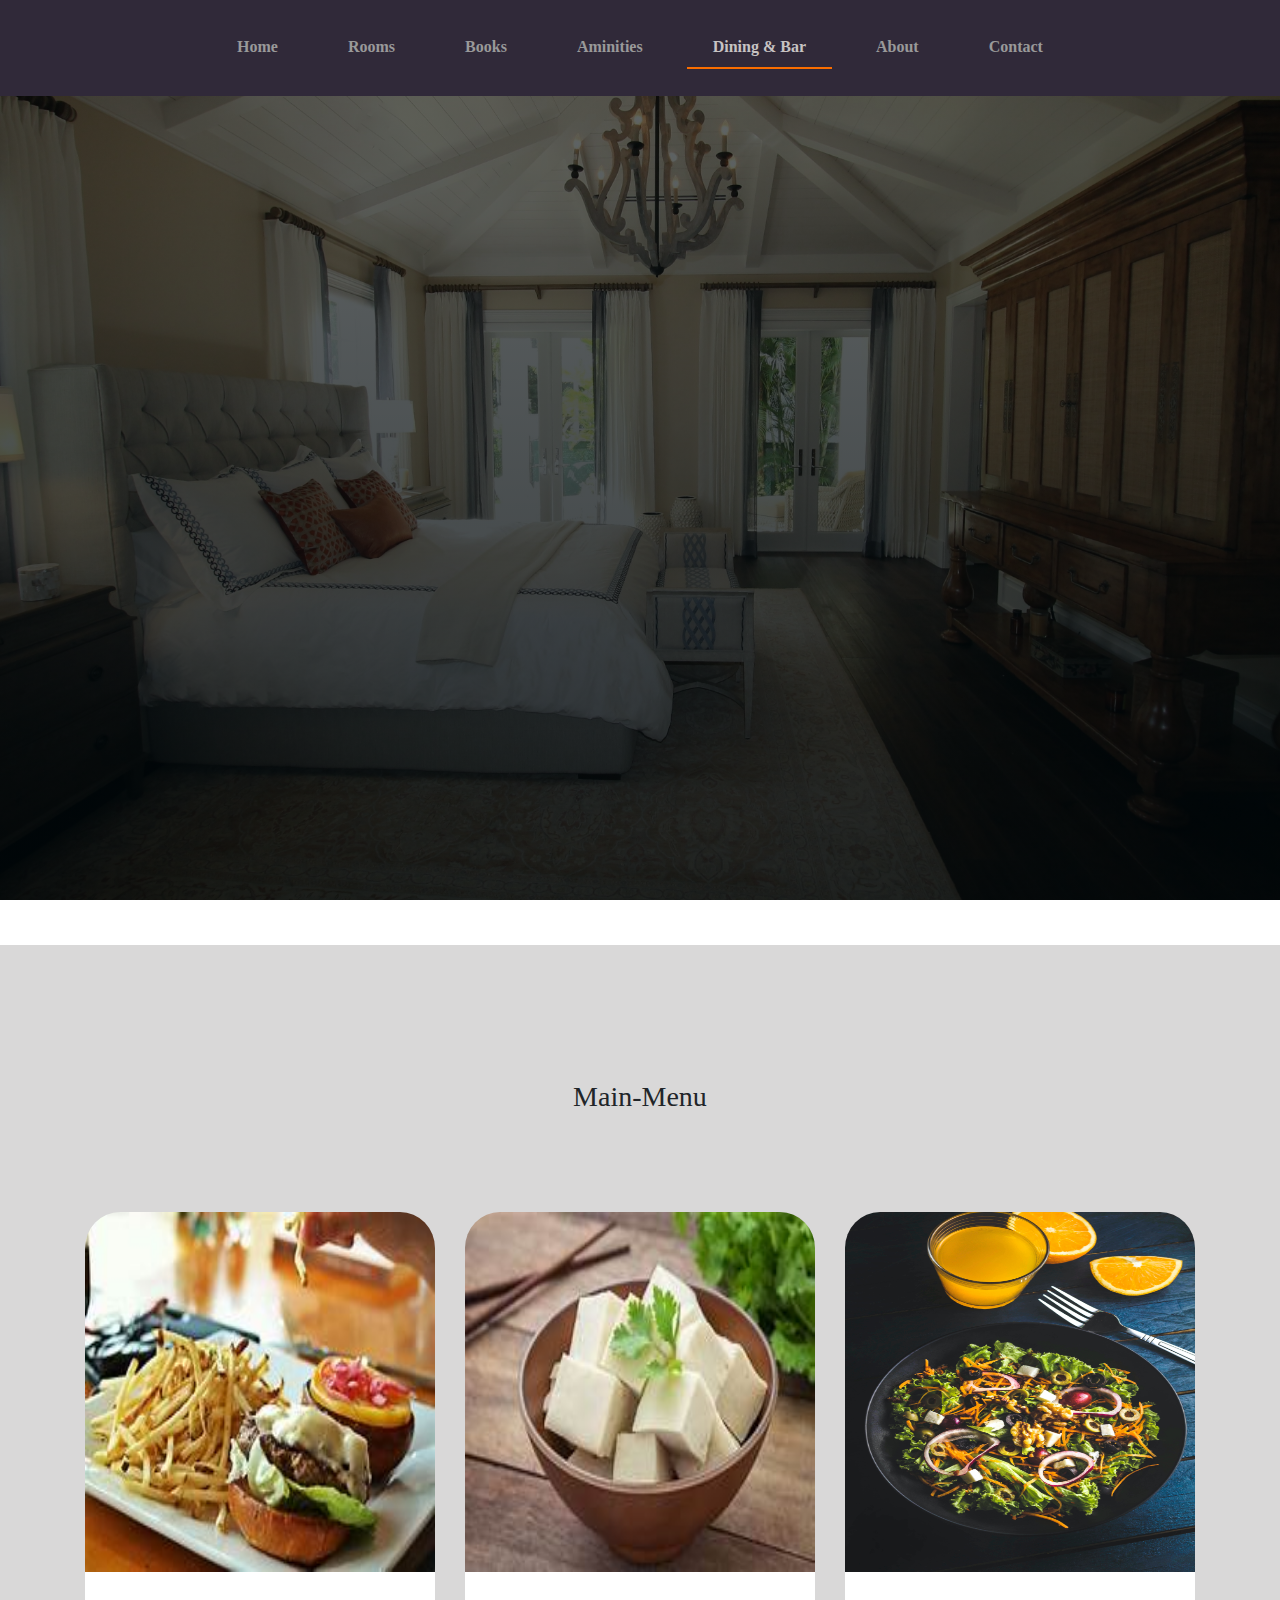
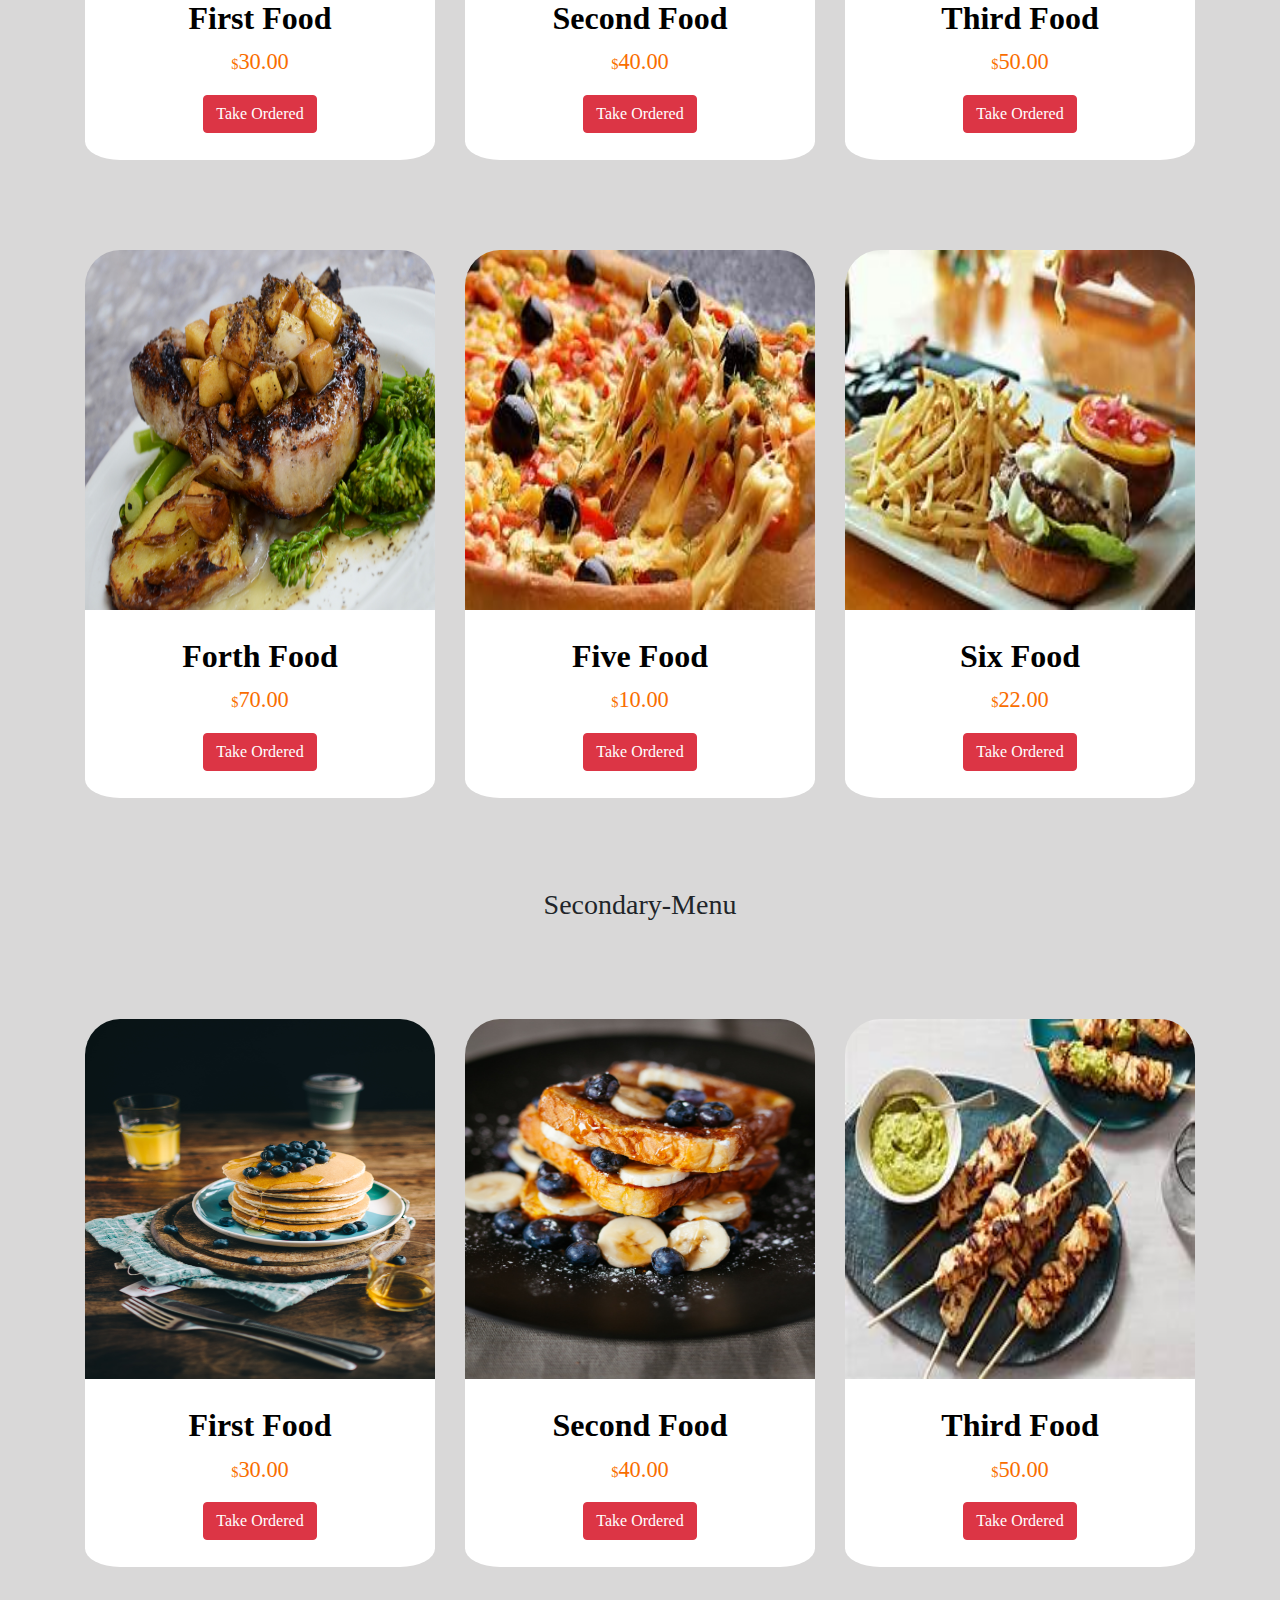
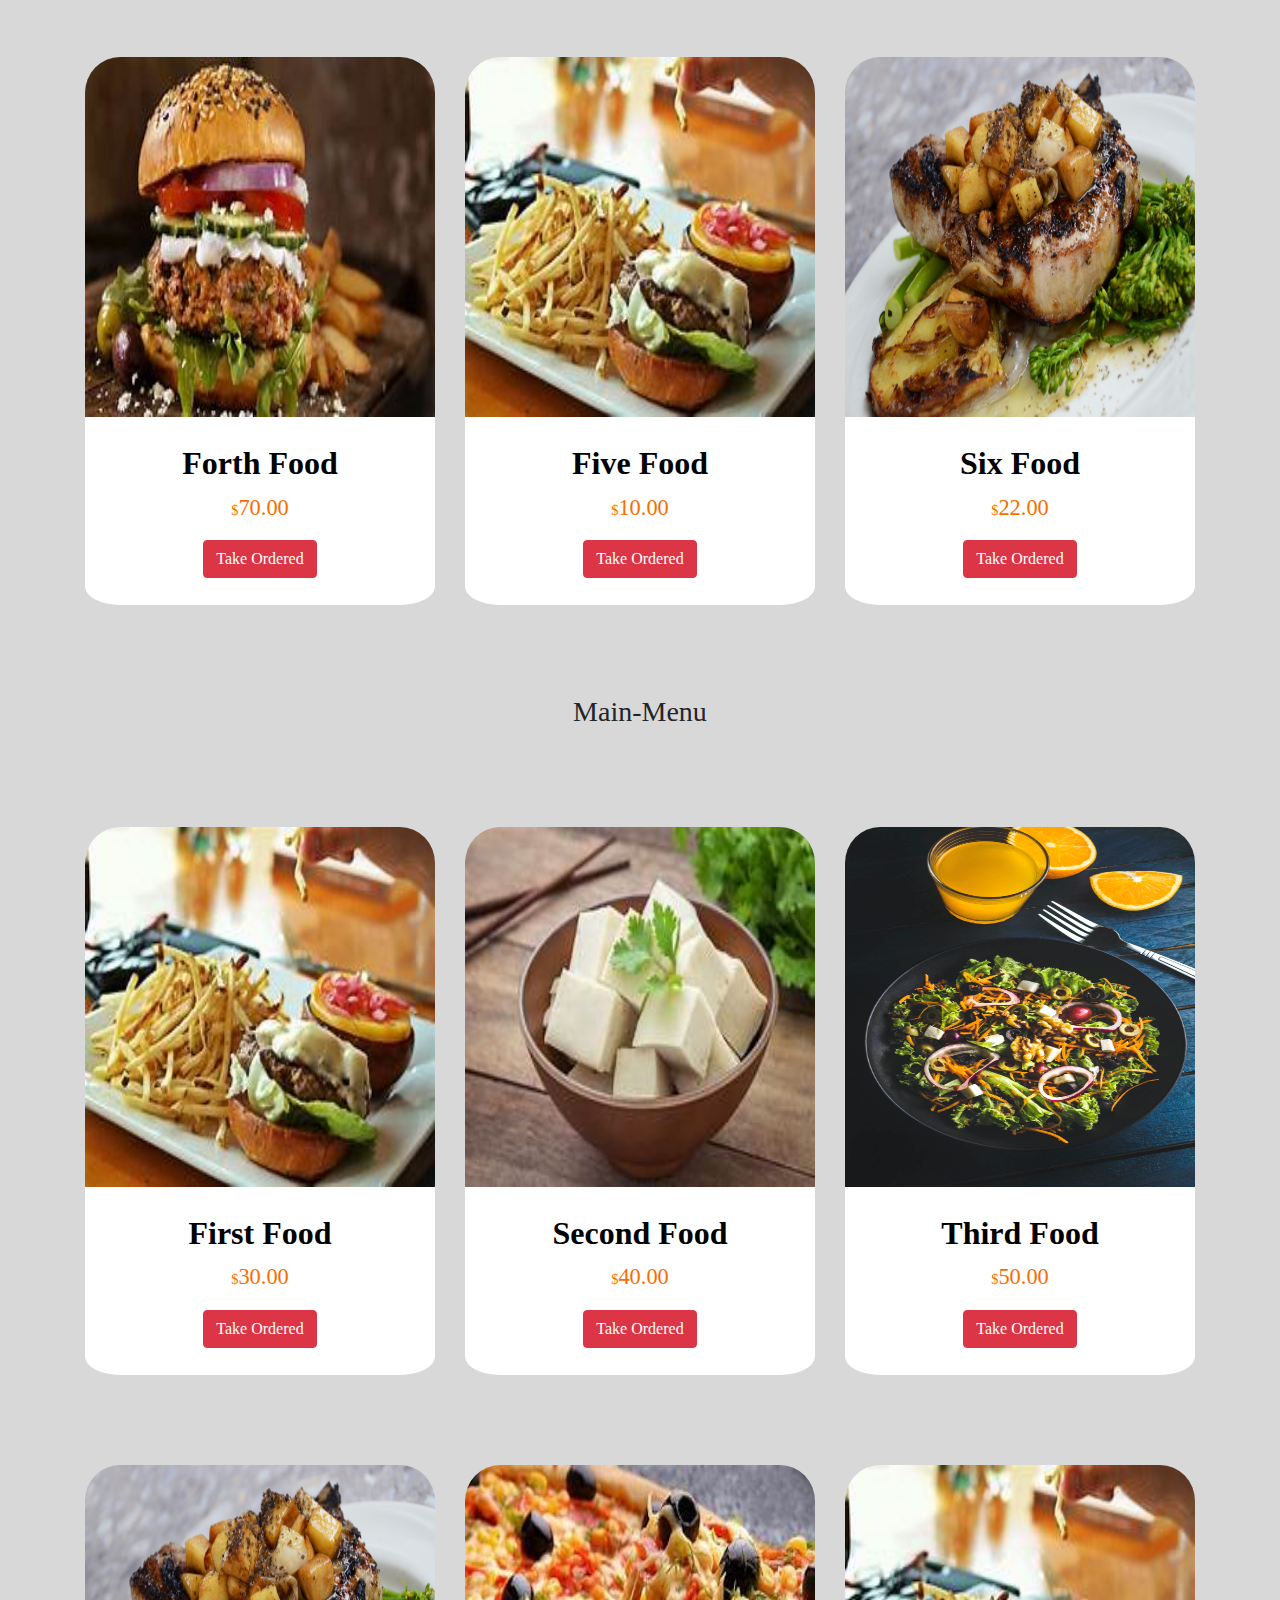
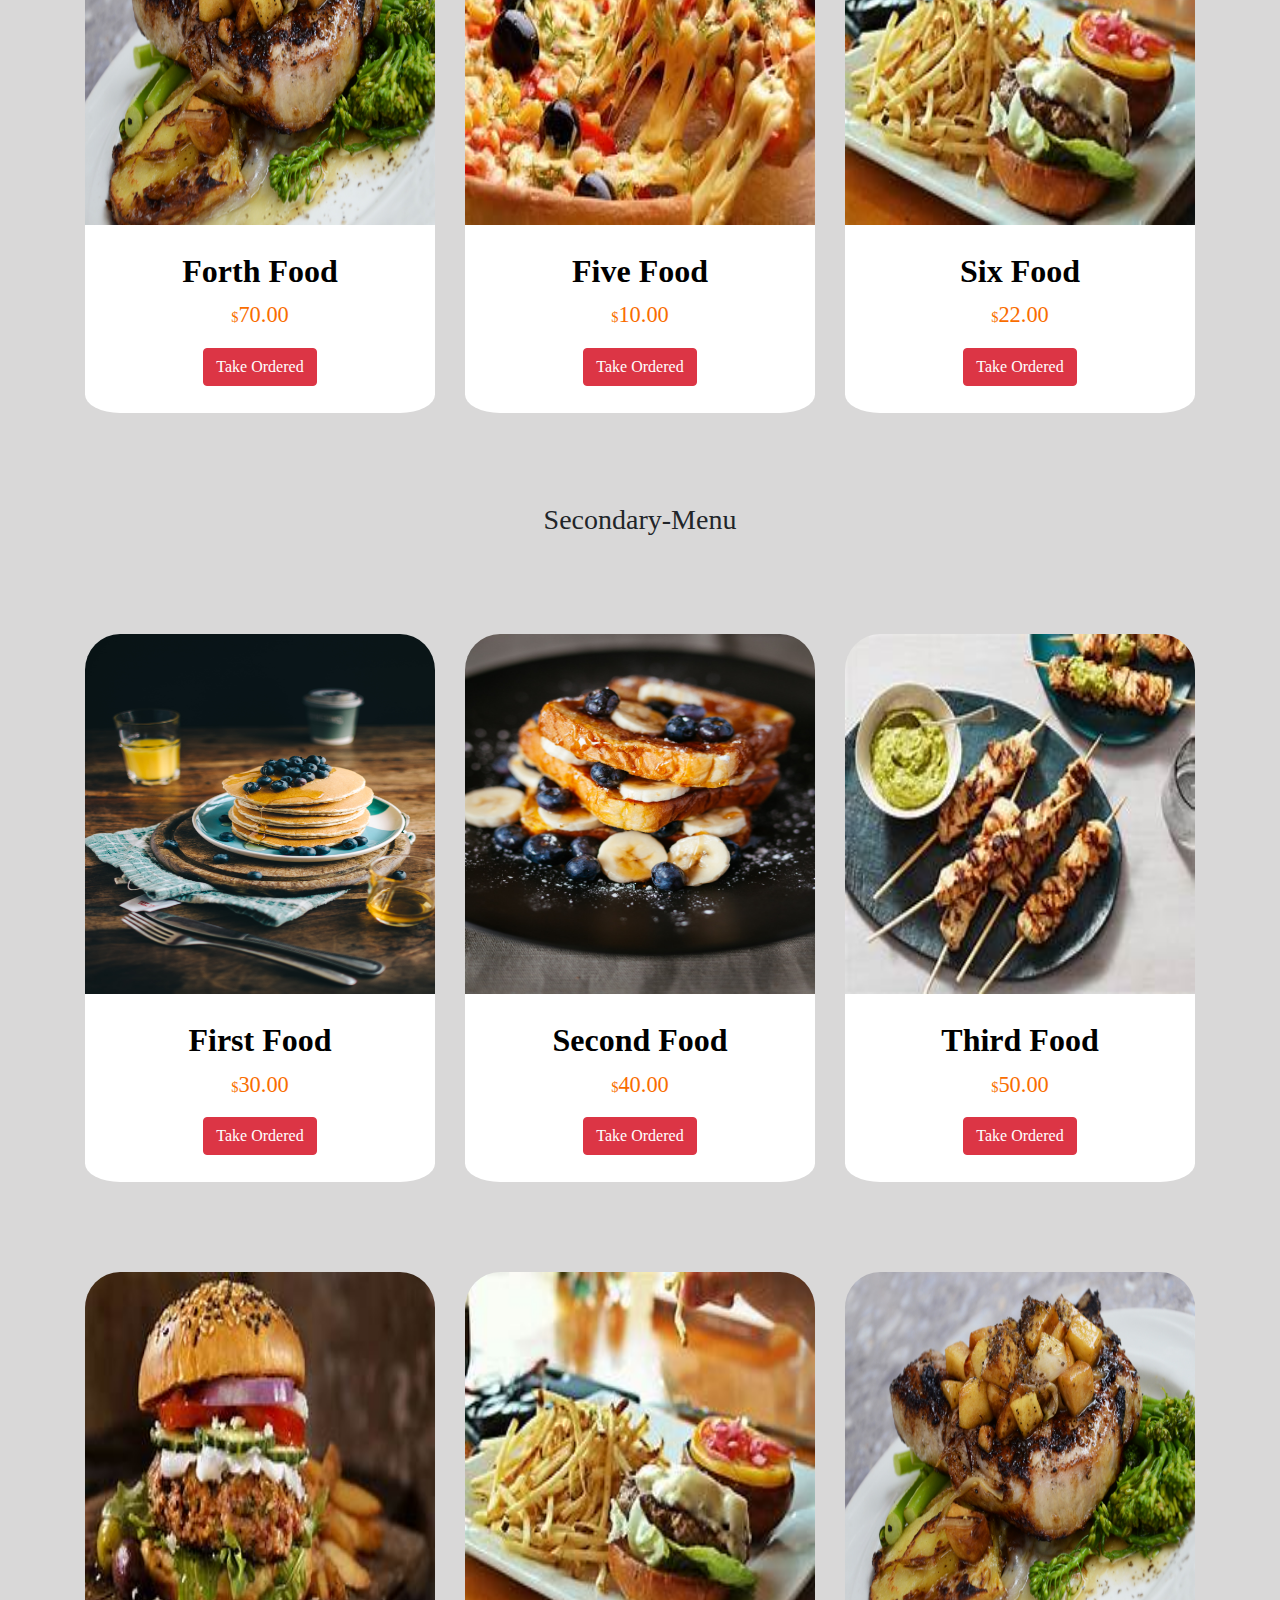
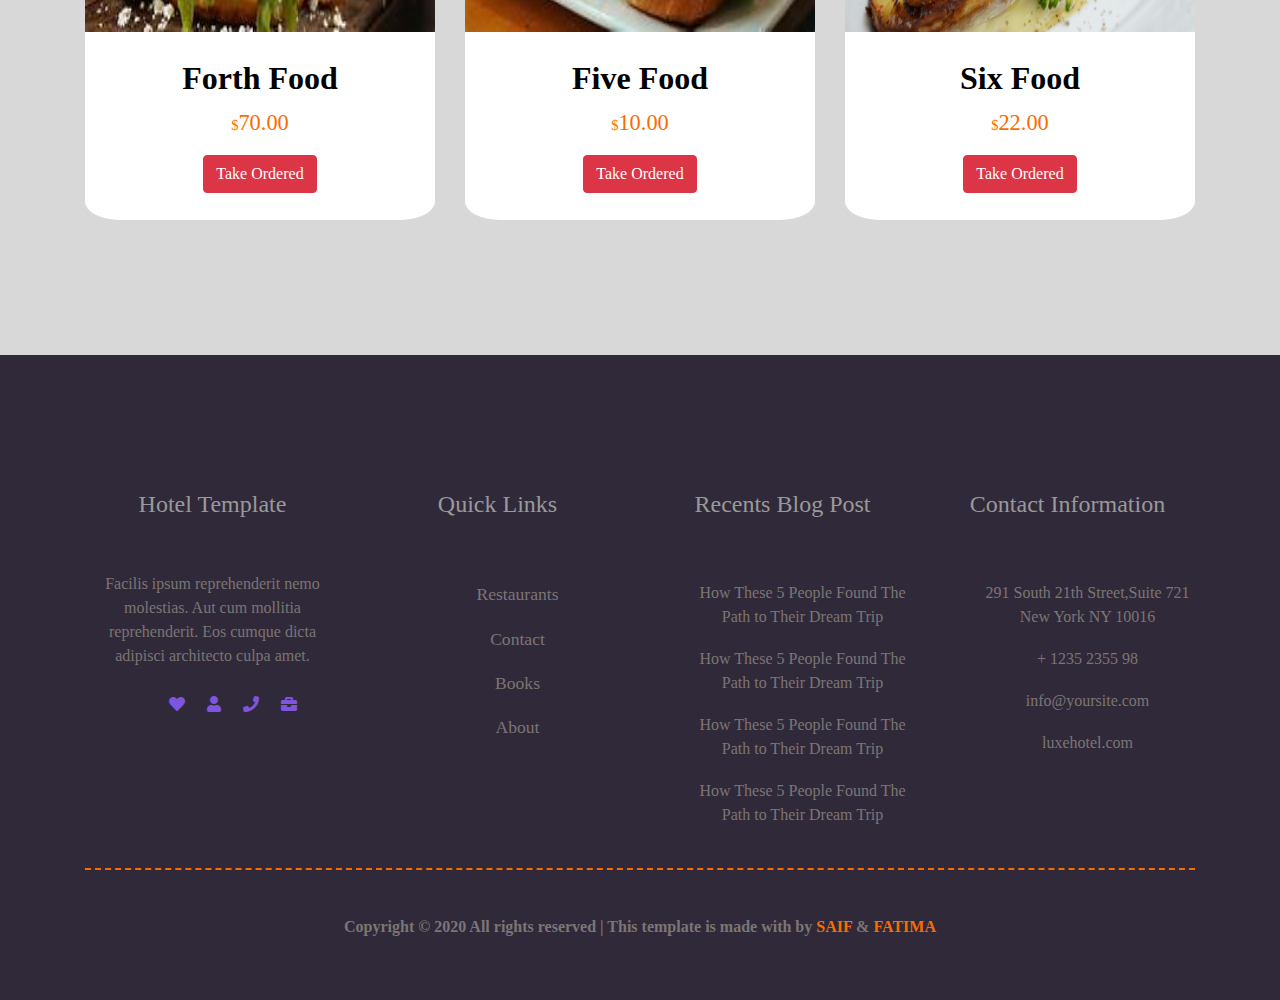
<file: dining.html>
<!DOCTYPE html>
<html lang="en">
<head>

<title>HotelTemplate</title>
<link rel="icon" type="image/jpg" href="images/icon.jpg" >

<meta charset="UTF-8">
<meta name="viewport" content="width=device-width, initial-scale=1.0">
<meta name="description" content="" />
<meta name="keywords" content="" />
<meta name="author" content="" />

<link rel="stylesheet" href="fontawesome-free-5.12.0-web/css/all.css">
<link rel="stylesheet" href="fonts/Ubuntu-Bold.ttf">

<link rel="stylesheet" href="bootstrap-4.5.0/dist/css/bootstrap.min.css">	
<link rel="stylesheet" href="css/style.css">
<link rel="stylesheet" href="css/animation.css">


</head>
<body onLoad="setInterval(changecolor,1000)">

<!--Start Header################################################-->	
<div class="header fixed-top">

<nav class="navbar navbar-expand-md navbar-light ">

<button class="navbar-toggler" type="button" data-toggle="collapse" data-target="#navs" aria-controls="navs" aria-expanded="false" aria-label="Toggle navigation">
<span class="navbar-toggler-icon"></span>
</button>
<div class="collapse navbar-collapse" id="navs">
<ul class="navbar-nav m-auto">
<li class="nav-item ">
<a class="nav-link" href="index.html">Home</a>
</li>
<li class="nav-item">
<a class="nav-link" href="rooms.html">Rooms</a>
</li>
<li class="nav-item">
<a class="nav-link" href="books.html">Books</a>
</li>

<li class="nav-item ">
<a class="nav-link" href="aminities.html">Aminities</a>
</li>


<li class="nav-item active">
<a class="nav-link" href="dining.html">Dining & Bar</a>
</li>

<li class="nav-item">
<a class="nav-link" href="about.html">About</a>
</li>

<li class="nav-item">
<a class="nav-link" href="contact.html">Contact</a>
</li>

</ul>
</div>
</nav>

</div>

<!--End Header ################################################-->

<!--Start Hero ################################################-->

<div class="hero-image">


<div class="container hero">
<div class="row">
<div  class=" text-center m-auto">

<h1 id="a" > Dining & <span> Bar</span></h1>	

<p class=" m-auto">Lorem ipsum dolor sit amet, consectetur adipisicing elit. Saepe fugit e facere.</p>


<div class="header-button text-center pt-3">

<a class="btn  btn-full">GET IT NOW</a>
<a class="btn  btn-half">GETS LATER</a>


</div>	



</div>



</div>	


</div>	


</div>



<!--End Hero ################################################-->


<!--start Dining ################################################-->

<div class="dining text-center">
	
<div class="container">

	
<div class="up text-center"><h3>Main-Menu</h3></div>	
	
 <div class="row">
	 
 	<div class="col-md-4  col-12">
		<div class="one">
		<div class="img">
		
		<img src="images/th (9).jpg">
		</div>
 		

	  <div class="info">
 	<h4>First Food</h4>
 	  <p><span>$</span>30.00</p>

 	<a href="" class="btn btn-danger">Take Ordered</a>	
     </div> 
 	</div>
  </div>

	 
	<div class="col-md-4  col-12">
		<div class="one">
		<div class="img">
		
		<img src="images/menu4.jpg">
		</div>
 		

	  <div class="info">
 	<h4>Second Food</h4>
 	  <p><span>$</span>40.00</p>

 	<a href="" class="btn btn-danger">Take Ordered</a>	
     </div> 
 	</div>
  </div>
 
  <div class="col-md-4 col-12">
		<div class="one">
		<div class="img">
		
		<img src="images/eiliv-sonas-aceron-ZuIDLSz3XLg-unsplash.jpg">
		</div>
 		

	  <div class="info">
 	<h4>Third Food</h4>
 	  <p><span>$</span>50.00</p>

 	<a href="" class="btn btn-danger">Take Ordered</a>	
     </div> 
 	</div>
  </div>

</div>
	
 <div class="row">
	 
 	<div class="col-md-4  col-12">
		<div class="one">
		<div class="img">
		
		<img src="images/alex-munsell-Yr4n8O_3UPc-unsplash.jpg">
		</div>
 		

	  <div class="info">
 	<h4>Forth Food</h4>
 	  <p><span>$</span>70.00</p>

 	<a href="" class="btn btn-danger">Take Ordered</a>	
     </div> 
 	</div>
  </div>

	 
	<div class="col-md-4 col-12">
		<div class="one">
		<div class="img">
		
		<img src="images/menu6.jpg">
		</div>
 		

	  <div class="info">
 	<h4>Five Food</h4>
 	  <p><span>$</span>10.00</p>

 	<a href="" class="btn btn-danger">Take Ordered</a>	
     </div> 
 	</div>
  </div>
 
  <div class="col-md-4 col-12">
		<div class="one">
		<div class="img">
		
		<img src="images/th (9).jpg">
		</div>
 		

	  <div class="info">
 	<h4>Six Food</h4>
 	  <p><span>$</span>22.00</p>

 	<a href="" class="btn btn-danger">Take Ordered</a>	
     </div> 
 	</div>
  </div>

</div>
 </div>

	
<div class="container">

	
<div class="up text-center"><h3>Secondary-Menu</h3></div>	
	
 <div class="row">
	 
 	<div class="col-md-4 col-12">
		<div class="one">
		<div class="img">
		
		<img src="images/calum-lewis-8Nc_oQsc2qQ-unsplash.jpg">
		</div>
 		

	  <div class="info">
 	<h4>First Food</h4>
 	  <p><span>$</span>30.00</p>

 	<a href="" class="btn btn-danger">Take Ordered</a>	
     </div> 
 	</div>
  </div>

	 
	<div class="col-md-4 col-12">
		<div class="one">
		<div class="img">
		
		<img src="images/joseph-gonzalez-zcUgjyqEwe8-unsplash.jpg">
		</div>
 		

	  <div class="info">
 	<h4>Second Food</h4>
 	  <p><span>$</span>40.00</p>

 	<a href="" class="btn btn-danger">Take Ordered</a>	
     </div> 
 	</div>
  </div>
 
  <div class="col-md-4  col-12">
		<div class="one">
		<div class="img">
		
		<img src="images/menu7.jpg">
		</div>
 		

	  <div class="info">
 	<h4>Third Food</h4>
 	  <p><span>$</span>50.00</p>

 	<a href="" class="btn btn-danger">Take Ordered</a>	
     </div> 
 	</div>
  </div>

</div>
	
 <div class="row">
	 
 	<div class="col-md-4  col-12">
		<div class="one">
		<div class="img">
		
		<img src="images/menu5.jpg">
		</div>
 		

	  <div class="info">
 	<h4>Forth Food</h4>
 	  <p><span>$</span>70.00</p>

 	<a href="" class="btn btn-danger">Take Ordered</a>	
     </div> 
 	</div>
  </div>

	 
	<div class="col-md-4 col-12">
		<div class="one">
		<div class="img">
		
		<img src="images/th (9).jpg">
		</div>
 		

	  <div class="info">
 	<h4>Five Food</h4>
 	  <p><span>$</span>10.00</p>

 	<a href="" class="btn btn-danger">Take Ordered</a>	
     </div> 
 	</div>
  </div>
 
  <div class="col-md-4  col-12">
		<div class="one">
		<div class="img">
		
		<img src="images/alex-munsell-Yr4n8O_3UPc-unsplash.jpg">
		</div>
 		

	  <div class="info">
 	<h4>Six Food</h4>
 	  <p><span>$</span>22.00</p>

 	<a href="" class="btn btn-danger">Take Ordered</a>	
     </div> 
 	</div>
  </div>

</div>
 </div>	
	
	
<div class="container">

	
<div class="up text-center"><h3>Main-Menu</h3></div>	
	
 <div class="row">
	 
 	<div class="col-md-4  col-12">
		<div class="one">
		<div class="img">
		
		<img src="images/th (9).jpg">
		</div>
 		

	  <div class="info">
 	<h4>First Food</h4>
 	  <p><span>$</span>30.00</p>

 	<a href="" class="btn btn-danger">Take Ordered</a>	
     </div> 
 	</div>
  </div>

	 
	<div class="col-md-4  col-12">
		<div class="one">
		<div class="img">
		
		<img src="images/menu4.jpg">
		</div>
 		

	  <div class="info">
 	<h4>Second Food</h4>
 	  <p><span>$</span>40.00</p>

 	<a href="" class="btn btn-danger">Take Ordered</a>	
     </div> 
 	</div>
  </div>
 
  <div class="col-md-4 col-12">
		<div class="one">
		<div class="img">
		
		<img src="images/eiliv-sonas-aceron-ZuIDLSz3XLg-unsplash.jpg">
		</div>
 		

	  <div class="info">
 	<h4>Third Food</h4>
 	  <p><span>$</span>50.00</p>

 	<a href="" class="btn btn-danger">Take Ordered</a>	
     </div> 
 	</div>
  </div>

</div>
	
 <div class="row">
	 
 	<div class="col-md-4  col-12">
		<div class="one">
		<div class="img">
		
		<img src="images/alex-munsell-Yr4n8O_3UPc-unsplash.jpg">
		</div>
 		

	  <div class="info">
 	<h4>Forth Food</h4>
 	  <p><span>$</span>70.00</p>

 	<a href="" class="btn btn-danger">Take Ordered</a>	
     </div> 
 	</div>
  </div>

	 
	<div class="col-md-4 col-12">
		<div class="one">
		<div class="img">
		
		<img src="images/menu6.jpg">
		</div>
 		

	  <div class="info">
 	<h4>Five Food</h4>
 	  <p><span>$</span>10.00</p>

 	<a href="" class="btn btn-danger">Take Ordered</a>	
     </div> 
 	</div>
  </div>
 
  <div class="col-md-4 col-12">
		<div class="one">
		<div class="img">
		
		<img src="images/th (9).jpg">
		</div>
 		

	  <div class="info">
 	<h4>Six Food</h4>
 	  <p><span>$</span>22.00</p>

 	<a href="" class="btn btn-danger">Take Ordered</a>	
     </div> 
 	</div>
  </div>

</div>
 </div>

	
<div class="container">

	
<div class="up text-center"><h3>Secondary-Menu</h3></div>	
	
 <div class="row">
	 
 	<div class="col-md-4 col-12">
		<div class="one">
		<div class="img">
		
		<img src="images/calum-lewis-8Nc_oQsc2qQ-unsplash.jpg">
		</div>
 		

	  <div class="info">
 	<h4>First Food</h4>
 	  <p><span>$</span>30.00</p>

 	<a href="" class="btn btn-danger">Take Ordered</a>	
     </div> 
 	</div>
  </div>

	 
	<div class="col-md-4 col-12">
		<div class="one">
		<div class="img">
		
		<img src="images/joseph-gonzalez-zcUgjyqEwe8-unsplash.jpg">
		</div>
 		

	  <div class="info">
 	<h4>Second Food</h4>
 	  <p><span>$</span>40.00</p>

 	<a href="" class="btn btn-danger">Take Ordered</a>	
     </div> 
 	</div>
  </div>
 
  <div class="col-md-4  col-12">
		<div class="one">
		<div class="img">
		
		<img src="images/menu7.jpg">
		</div>
 		

	  <div class="info">
 	<h4>Third Food</h4>
 	  <p><span>$</span>50.00</p>

 	<a href="" class="btn btn-danger">Take Ordered</a>	
     </div> 
 	</div>
  </div>

</div>
	
 <div class="row">
	 
 	<div class="col-md-4  col-12">
		<div class="one">
		<div class="img">
		
		<img src="images/menu5.jpg">
		</div>
 		

	  <div class="info">
 	<h4>Forth Food</h4>
 	  <p><span>$</span>70.00</p>

 	<a href="" class="btn btn-danger">Take Ordered</a>	
     </div> 
 	</div>
  </div>

	 
	<div class="col-md-4 col-12">
		<div class="one">
		<div class="img">
		
		<img src="images/th (9).jpg">
		</div>
 		

	  <div class="info">
 	<h4>Five Food</h4>
 	  <p><span>$</span>10.00</p>

 	<a href="" class="btn btn-danger">Take Ordered</a>	
     </div> 
 	</div>
  </div>
 
  <div class="col-md-4  col-12">
		<div class="one">
		<div class="img">
		
		<img src="images/alex-munsell-Yr4n8O_3UPc-unsplash.jpg">
		</div>
 		

	  <div class="info">
 	<h4>Six Food</h4>
 	  <p><span>$</span>22.00</p>

 	<a href="" class="btn btn-danger">Take Ordered</a>	
     </div> 
 	</div>
  </div>

</div>
 </div>	
	
		

	
	
	
	
</div>


<!--End aminities ################################################-->




<!--Start footer #302939 ################################################-->
<div class="footer text-center">
<div class="container">
<div class="row mb-3">
<div class="col-lg-3 col-sm-6 col-12">
<h4><span>Hotel</span> Template</h4>	
<p class="p">Facilis ipsum reprehenderit nemo molestias. Aut cum mollitia reprehenderit. Eos cumque dicta adipisci architecto culpa amet.</p>
<ul class="a">
<li><a href=""><i class="fa fa-heart"></i></a></li>
<li><a href=""><i class="fa fa-user"></i></a></li>
<li><a href=""><i class="fa fa-phone"></i></a></li>
<li><a href=""><i class="fa fa-briefcase"></i></a></li>
</ul>
</div>	

<div class="col-lg-3 col-sm-6 col-12">
<h4>Quick Links</h4>
<ul class="b  ">
<li><a href="">Restaurants</a></li>
<li><a href="">Contact</a></li>
<li><a href="">Books</a></li>
<li><a href="">About</a></li>
</ul>	

</div>

<div class="col-lg-3 col-sm-6 col-12">

<h4>Recents Blog Post</h4>
<ul class="c">
<li><a href="">How These 5 People Found The Path to Their Dream Trip</a></li>
<li><a href="">How These 5 People Found The Path to Their Dream Trip</a></li>
<li><a href="">How These 5 People Found The Path to Their Dream Trip</a></li>
<li><a href="">How These 5 People Found The Path to Their Dream Trip</a></li>
</ul>

</div>


<div class="col-lg-3 col-sm-6 col-12">
<h4>Contact Information</h4>	
<ul class="d">
<li>291 South 21th Street,Suite 721 New York NY 10016</li>
<li><a href="">+ 1235 2355 98</a></li>
<li><a href="">info@yoursite.com</a></li>
<li><a href="">luxehotel.com</a></li>
</ul>


</div>


</div>
<div class="row">
<div class="col text-center">
<div class="copys">	
<p>Copyright &copy; 2020 All rights reserved | This template is made with  by <a href=""> <span>SAIF</span>  </a>&  <a href=""><span>FATIMA</span></a> </p>
</div>
</div>

</div>
</div>

</div>



<!--End footer ################################################-->	 







<script src="js/script.js"></script>
<script src="bootstrap-4.5.0/dist/js/jquery-3.4.1.min.js"></script>	
<script src="bootstrap-4.5.0/dist/js/bootstrap.min.js"></script>


</body>
</html>
</file>
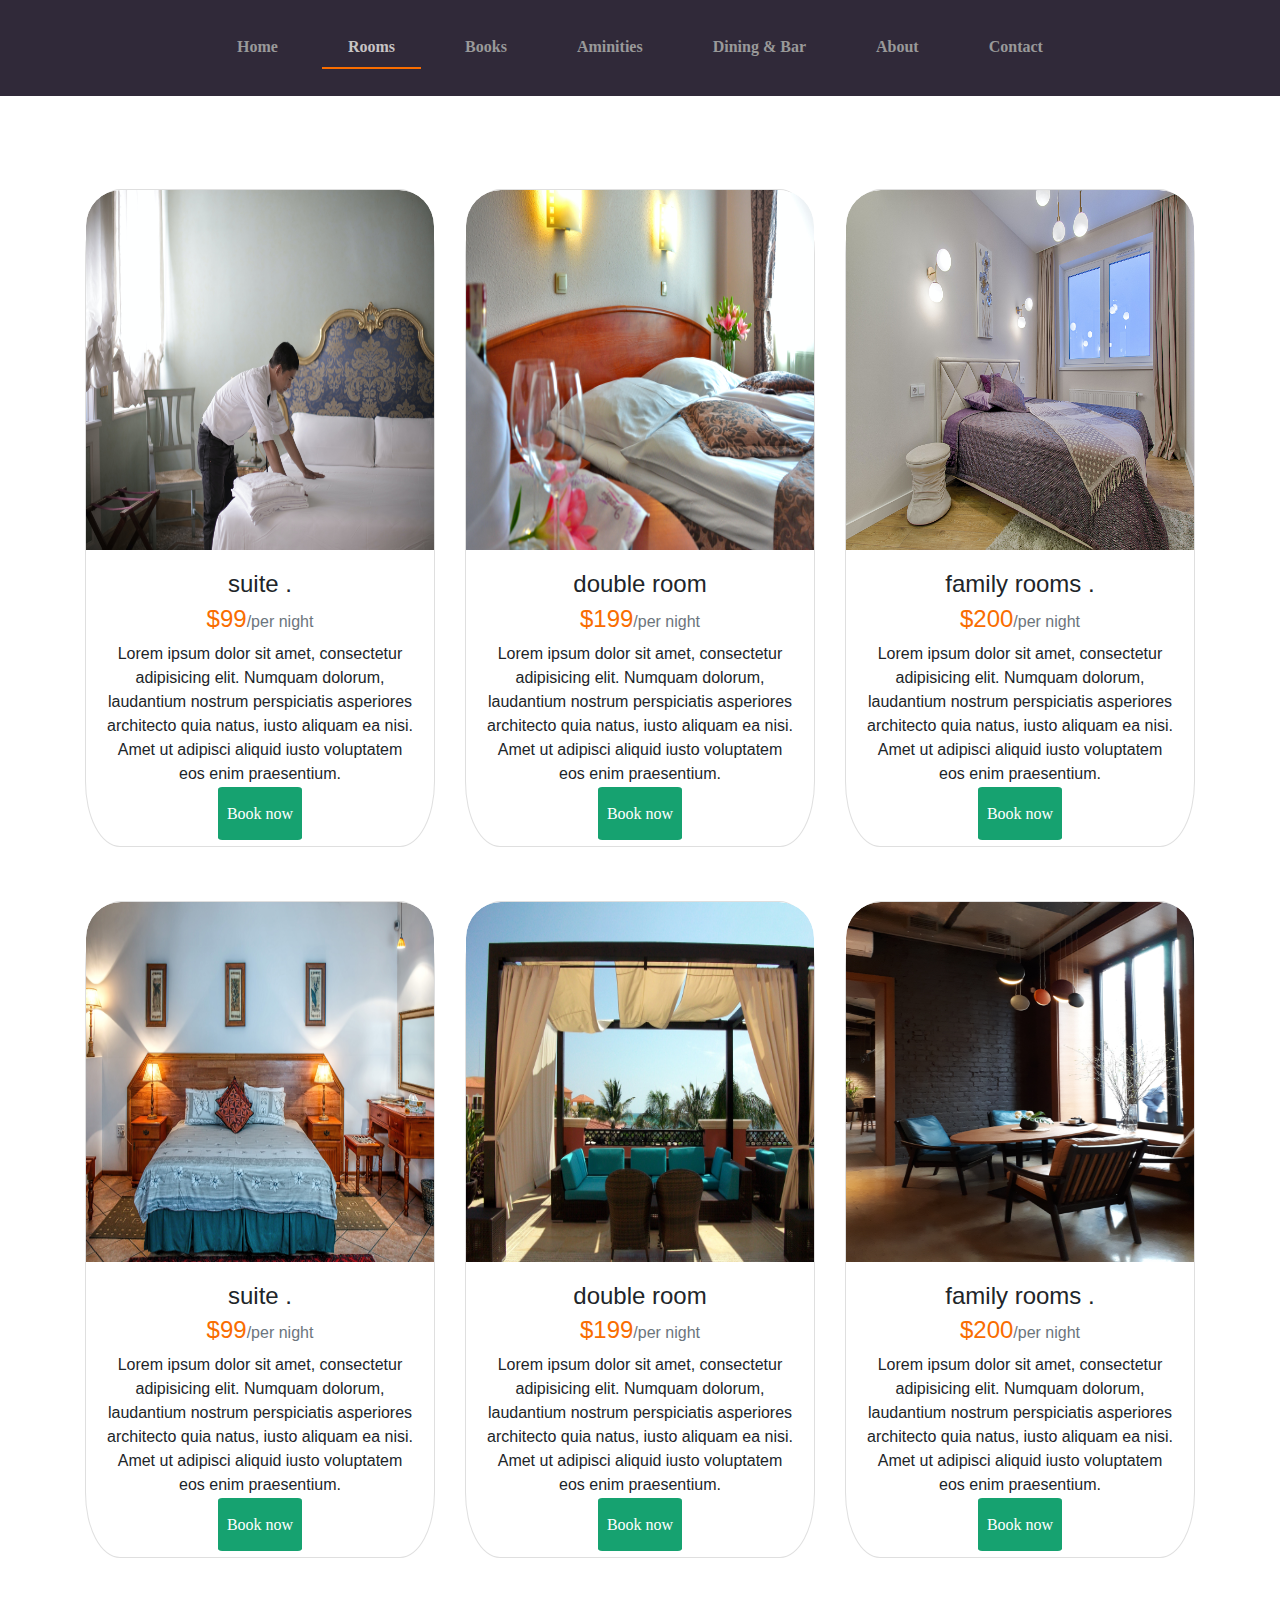
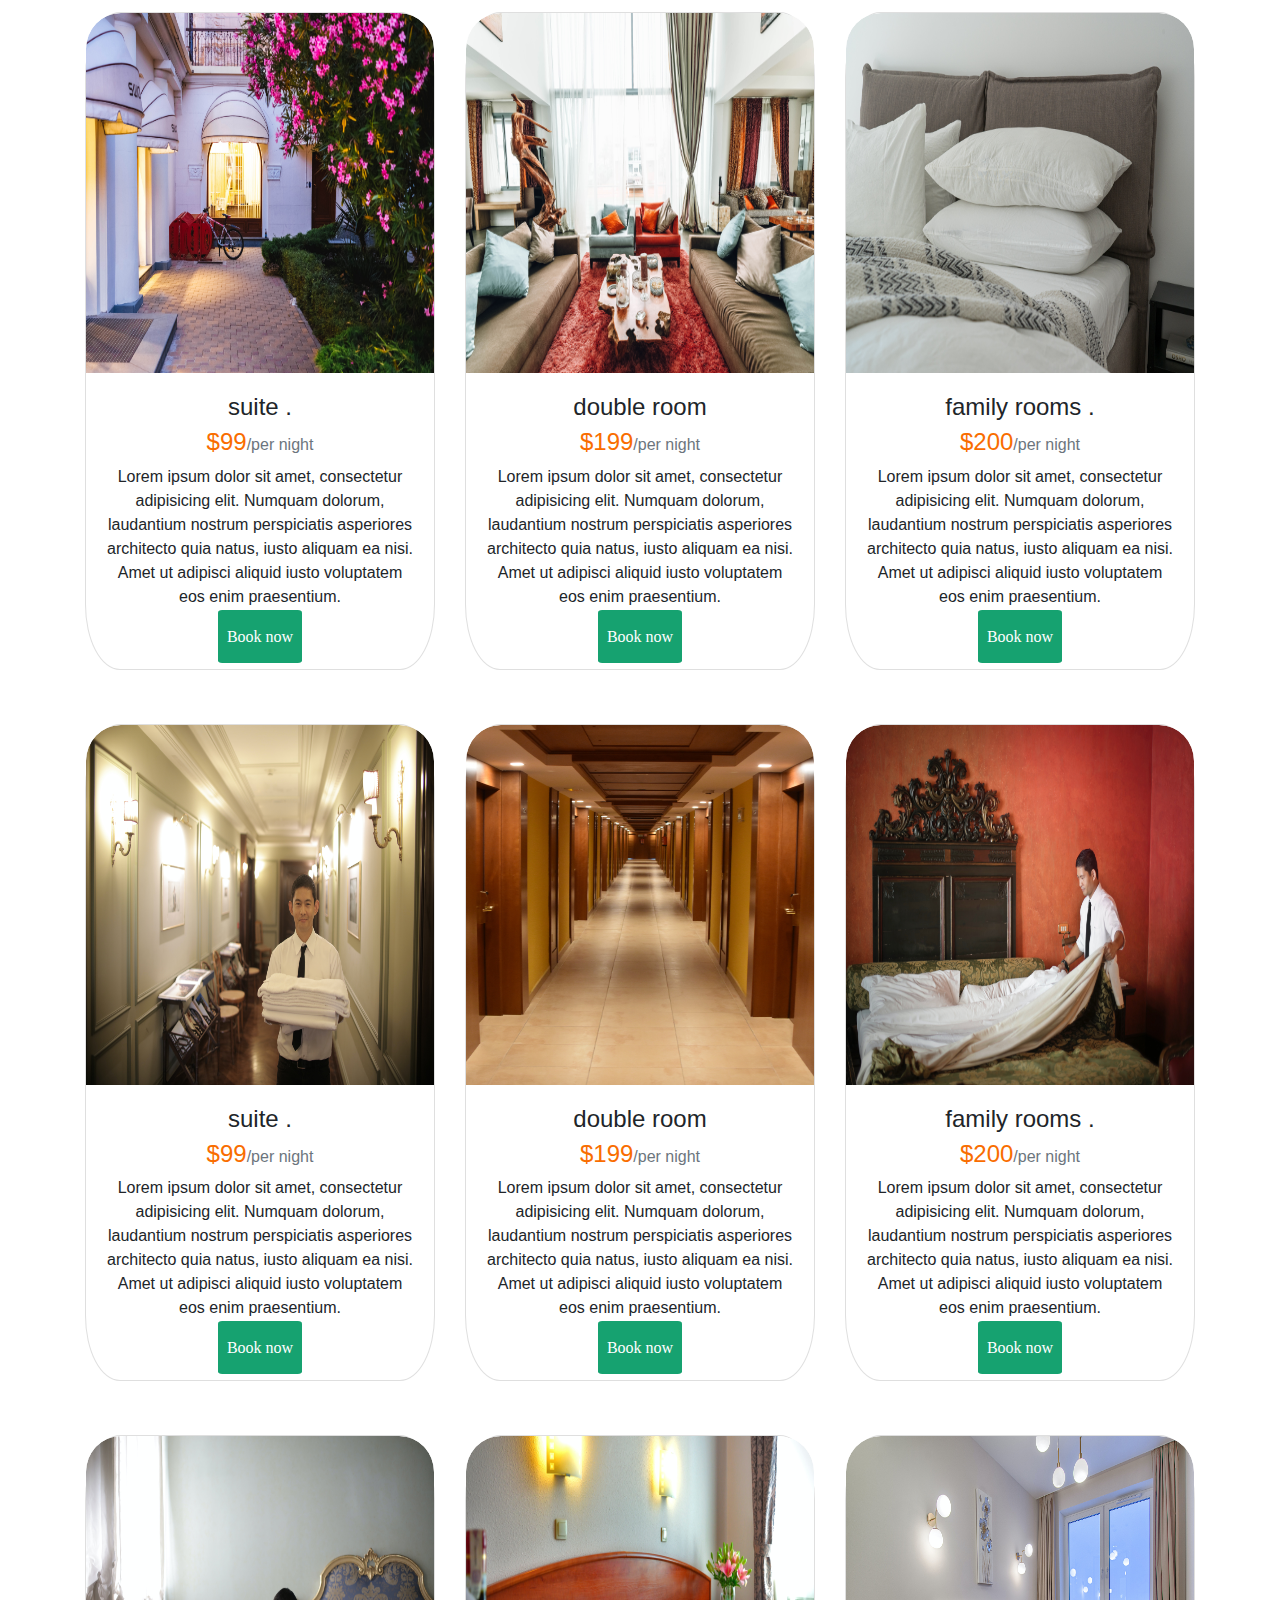
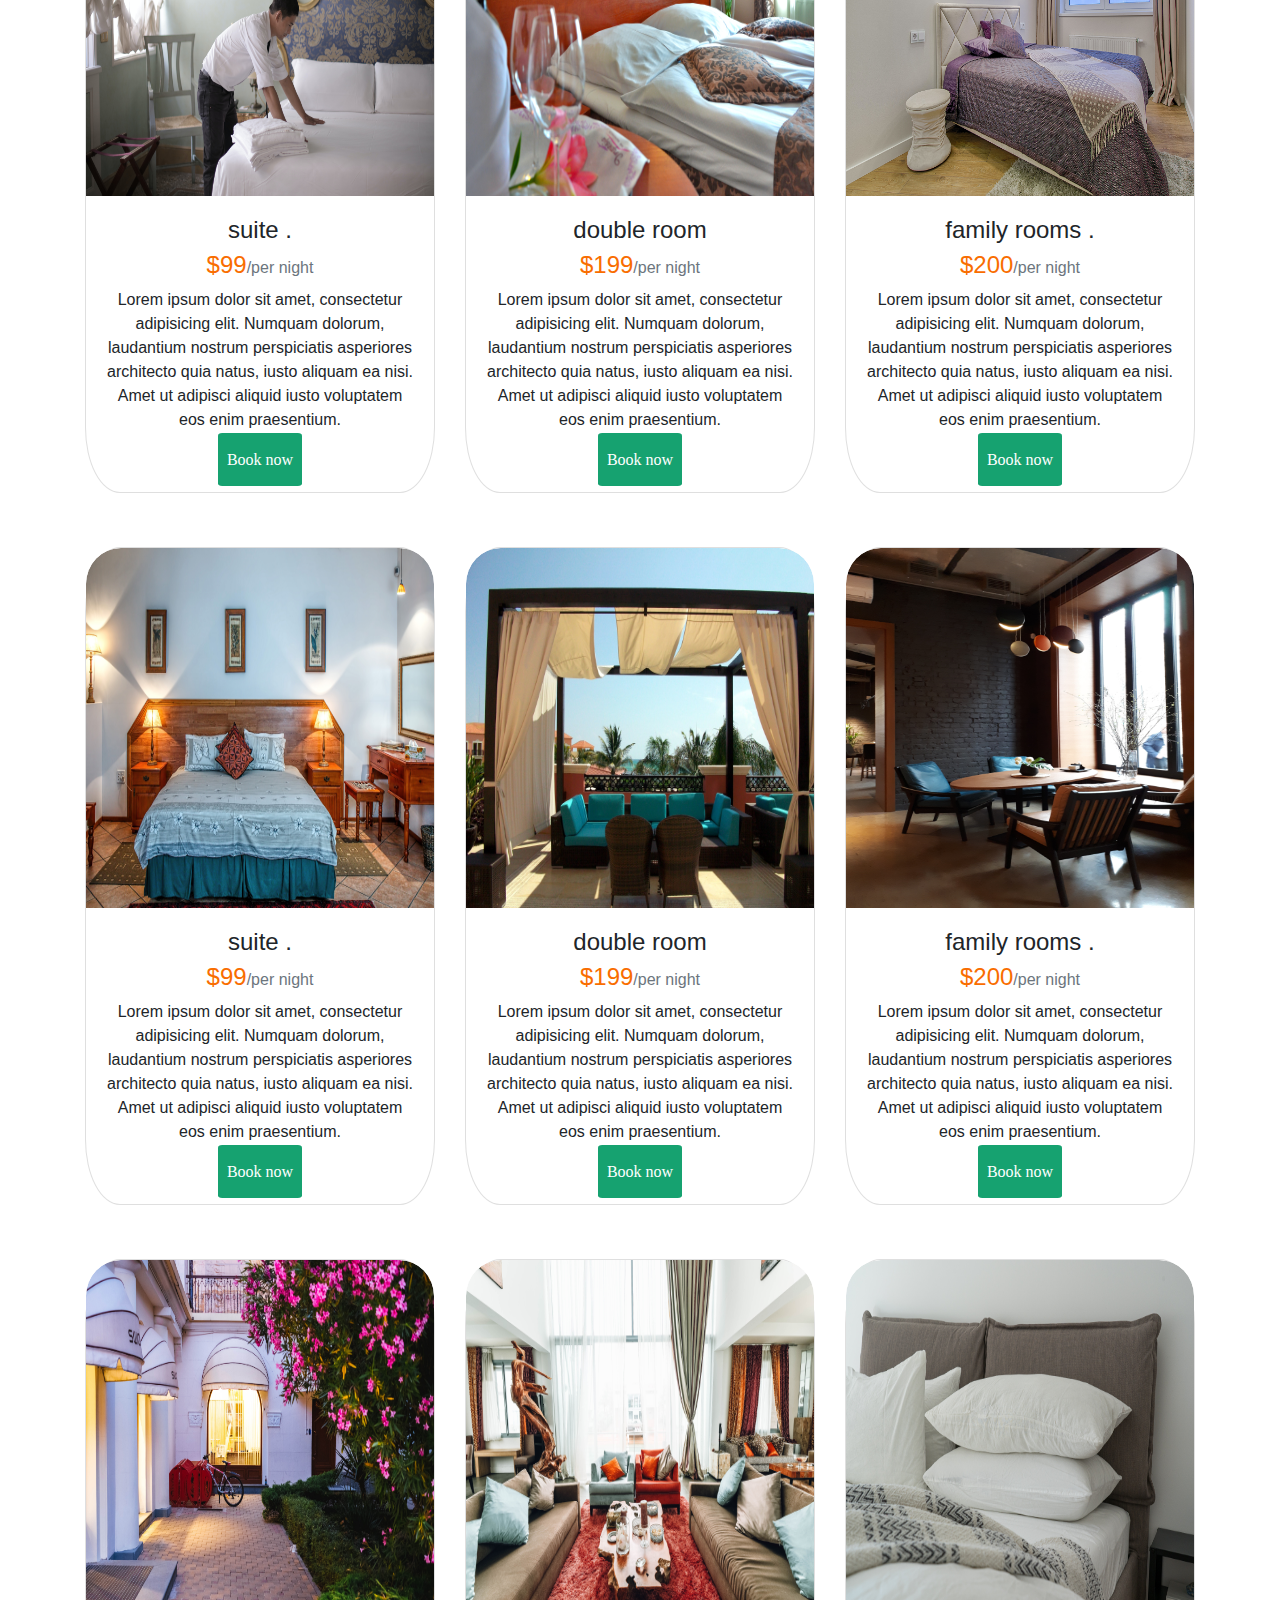
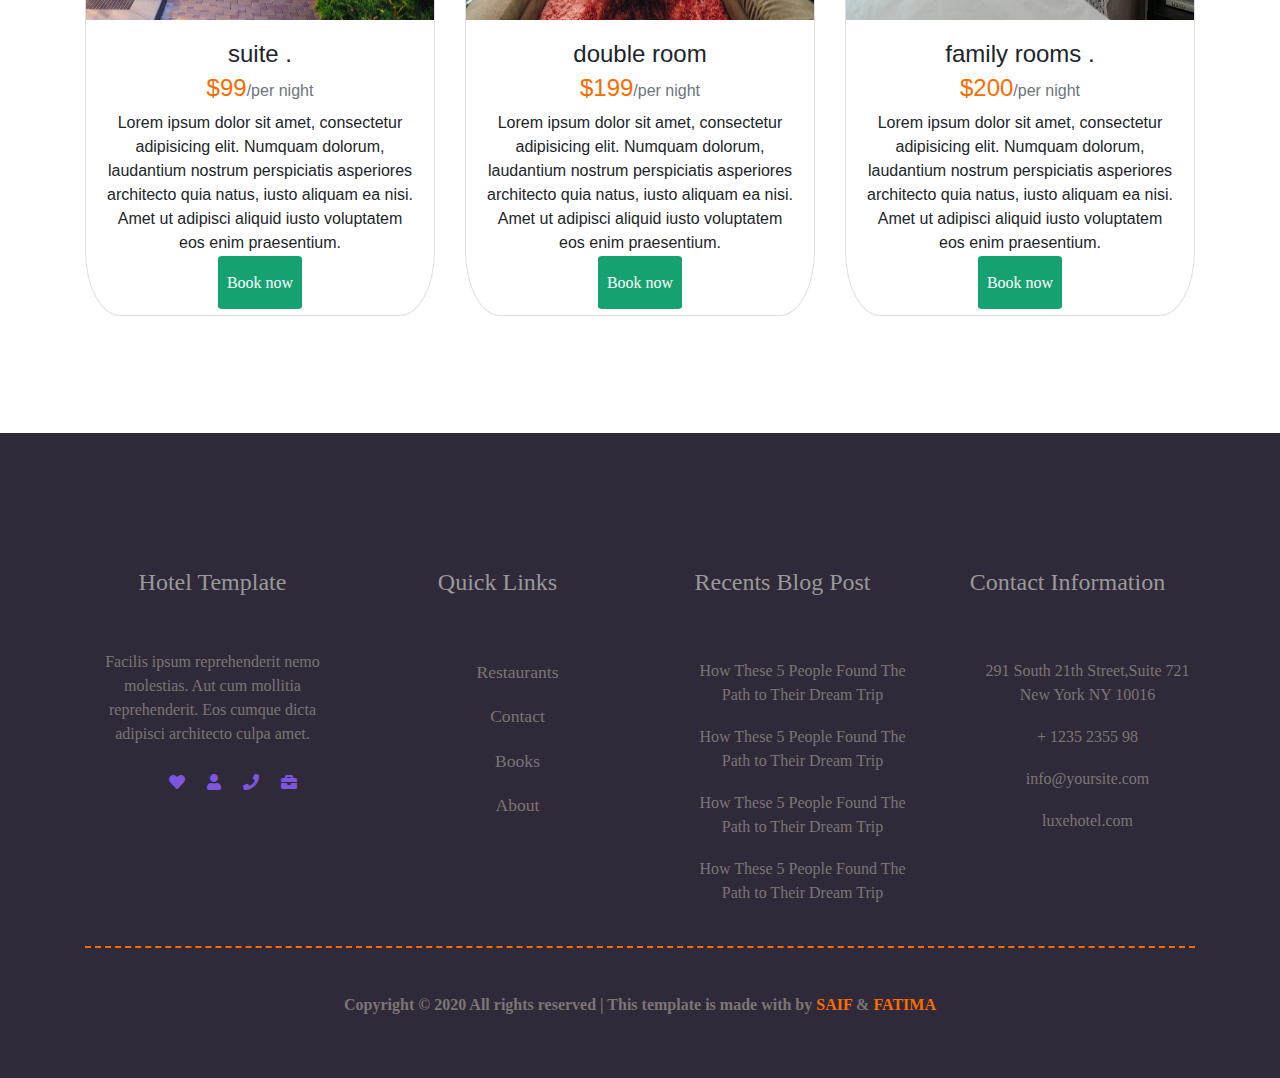
<file: rooms.html>
<!DOCTYPE html>
<html lang="en">
<head>

<title>HotelTemplate</title>
<link rel="icon" type="image/jpg" href="images/icon.jpg" >

<meta charset="UTF-8">
<meta name="viewport" content="width=device-width, initial-scale=1.0">
<meta name="description" content="" />
<meta name="keywords" content="" />
<meta name="author" content="" />

<link rel="stylesheet" href="fontawesome-free-5.12.0-web/css/all.css">
<link rel="stylesheet" href="fonts/Ubuntu-Bold.ttf">

<link rel="stylesheet" href="bootstrap-4.5.0/dist/css/bootstrap.min.css">	
<link rel="stylesheet" href="css/style.css">
<link rel="stylesheet" href="css/animation.css">


</head>
<body onLoad="setInterval(changecolor,1000)">

<!--Start Header################################################-->	
<div class="header fixed-top">

<nav class="navbar navbar-expand-md navbar-light ">

<button class="navbar-toggler" type="button" data-toggle="collapse" data-target="#navs" aria-controls="navs" aria-expanded="false" aria-label="Toggle navigation">
<span class="navbar-toggler-icon"></span>
</button>
<div class="collapse navbar-collapse" id="navs">
<ul class="navbar-nav m-auto">
<li class="nav-item ">
<a class="nav-link" href="index.html">Home</a>
</li>
<li class="nav-item active">
<a class="nav-link" href="rooms.html">Rooms</a>
</li>
<li class="nav-item">
<a class="nav-link" href="books.html">Books</a>
</li>

<li class="nav-item">
<a class="nav-link" href="aminities.html">Aminities</a>
</li>


<li class="nav-item">
<a class="nav-link" href="dining.html">Dining & Bar</a>
</li>

<li class="nav-item">
<a class="nav-link" href="about.html">About</a>
</li>

<li class="nav-item">
<a class="nav-link" href="contact.html">Contact</a>
</li>

</ul>
</div>
</nav>

</div>

<!--End Header ################################################-->



<!--Start rooms ###############################################################-->
<br><br><br>
<div class="services2 text-center">

<div class="container">



<div class="row">
<div class="col-s-12 col-lg-4">
<div class="card">
<div class="card-img">
<img  src="images/room1.jpg">

<div class="photo-content">
<div class="photo-info">
<h3>photo 2</h3>
<a href="" class="btn btn-success">Details</a>	


</div>  
</div>


</div>

<div class="card-body">
<h4 class="card-title">suite . </h4>	
<h6 class="card-subtitle mb-2 text-muted"><span>$99</span>/per night</h6>

<p class="card-text">Lorem ipsum dolor sit amet, consectetur adipisicing elit. Numquam dolorum, laudantium nostrum perspiciatis asperiores architecto quia natus, iusto aliquam ea nisi. Amet ut adipisci aliquid iusto voluptatem eos enim praesentium.</p>	

<a href="#" class="card-link">Book now</a>	
</div>

</div>


</div>




<div class="col-sm-12 col-lg-4">
<div class="card">


<div class="card-img">
<img  src="images/room2.jpg">


<div class="photo-content">
<div class="photo-info">
<h3>photo 2</h3>
<a href="" class="btn btn-success">Details</a>	


</div>  
</div>

</div>

<div class="card-body">
<h4 class="card-title">double room </h4>	
<h6 class="card-subtitle mb-2 text-muted"><span>$199</span>/per night</h6>

<p class="card-text">Lorem ipsum dolor sit amet, consectetur adipisicing elit. Numquam dolorum, laudantium nostrum perspiciatis asperiores architecto quia natus, iusto aliquam ea nisi. Amet ut adipisci aliquid iusto voluptatem eos enim praesentium.</p>	

<a href="#" class="card-link">Book now</a>	
</div>

</div>


</div>

<div class="col-sm-12 col-lg-4">
<div class="card">

<div class="card-img">
<img  src="images/room3.jpg">

<div class="photo-content">
<div class="photo-info">
<h3>photo 2</h3>
<a href="" class="btn btn-success">Details</a>	


</div>  
</div>

</div>



<div class="card-body">
<h4 class="card-title">family rooms . </h4>	
<h6 class="card-subtitle mb-2 text-muted"><span>$200</span>/per night</h6>

<p class="card-text">Lorem ipsum dolor sit amet, consectetur adipisicing elit. Numquam dolorum, laudantium nostrum perspiciatis asperiores architecto quia natus, iusto aliquam ea nisi. Amet ut adipisci aliquid iusto voluptatem eos enim praesentium.</p>	

<a href="#" class="card-link">Book now</a>	
</div>

</div>


</div>
</div>

</div>

<div class="container">



<div class="row">
<div class="col-s-12 col-lg-4">
<div class="card">
<div class="card-img">
<img  src="images/bed-bedroom-furniture-headboard-279746.jpg">

<div class="photo-content">
<div class="photo-info">
<h3>photo 2</h3>
<a href="" class="btn btn-success">Details</a>	


</div>  
</div>


</div>

<div class="card-body">
<h4 class="card-title">suite . </h4>	
<h6 class="card-subtitle mb-2 text-muted"><span>$99</span>/per night</h6>

<p class="card-text">Lorem ipsum dolor sit amet, consectetur adipisicing elit. Numquam dolorum, laudantium nostrum perspiciatis asperiores architecto quia natus, iusto aliquam ea nisi. Amet ut adipisci aliquid iusto voluptatem eos enim praesentium.</p>	

<a href="#" class="card-link">Book now</a>	
</div>

</div>


</div>




<div class="col-sm-12 col-lg-4">
<div class="card">


<div class="card-img">
<img  src="images/back1.jpg">


<div class="photo-content">
<div class="photo-info">
<h3>photo 2</h3>
<a href="" class="btn btn-success">Details</a>	


</div>  
</div>

</div>

<div class="card-body">
<h4 class="card-title">double room </h4>	
<h6 class="card-subtitle mb-2 text-muted"><span>$199</span>/per night</h6>

<p class="card-text">Lorem ipsum dolor sit amet, consectetur adipisicing elit. Numquam dolorum, laudantium nostrum perspiciatis asperiores architecto quia natus, iusto aliquam ea nisi. Amet ut adipisci aliquid iusto voluptatem eos enim praesentium.</p>	

<a href="#" class="card-link">Book now</a>	
</div>

</div>


</div>

<div class="col-sm-12 col-lg-4">
<div class="card">

<div class="card-img">
<img  src="images/empty-oval-brown-wooden-table-2263510.jpg">

<div class="photo-content">
<div class="photo-info">
<h3>photo 2</h3>
<a href="" class="btn btn-success">Details</a>	


</div>  
</div>

</div>



<div class="card-body">
<h4 class="card-title">family rooms . </h4>	
<h6 class="card-subtitle mb-2 text-muted"><span>$200</span>/per night</h6>

<p class="card-text">Lorem ipsum dolor sit amet, consectetur adipisicing elit. Numquam dolorum, laudantium nostrum perspiciatis asperiores architecto quia natus, iusto aliquam ea nisi. Amet ut adipisci aliquid iusto voluptatem eos enim praesentium.</p>	

<a href="#" class="card-link">Book now</a>	
</div>

</div>


</div>
</div>

</div>

<div class="container">



<div class="row">
<div class="col-s-12 col-lg-4">
<div class="card">
<div class="card-img">
<img  src="images/white-mountain-bike-parks-near-white-concrete-poster-on-gray-1145257.jpg">

<div class="photo-content">
<div class="photo-info">
<h3>photo 2</h3>
<a href="" class="btn btn-success">Details</a>	


</div>  
</div>


</div>

<div class="card-body">
<h4 class="card-title">suite . </h4>	
<h6 class="card-subtitle mb-2 text-muted"><span>$99</span>/per night</h6>

<p class="card-text">Lorem ipsum dolor sit amet, consectetur adipisicing elit. Numquam dolorum, laudantium nostrum perspiciatis asperiores architecto quia natus, iusto aliquam ea nisi. Amet ut adipisci aliquid iusto voluptatem eos enim praesentium.</p>	

<a href="#" class="card-link">Book now</a>	
</div>

</div>


</div>




<div class="col-sm-12 col-lg-4">
<div class="card">


<div class="card-img">
<img  src="images/set-of-living-room-furniture-2029663.jpg">


<div class="photo-content">
<div class="photo-info">
<h3>photo 2</h3>
<a href="" class="btn btn-success">Details</a>	


</div>  
</div>

</div>

<div class="card-body">
<h4 class="card-title">double room </h4>	
<h6 class="card-subtitle mb-2 text-muted"><span>$199</span>/per night</h6>

<p class="card-text">Lorem ipsum dolor sit amet, consectetur adipisicing elit. Numquam dolorum, laudantium nostrum perspiciatis asperiores architecto quia natus, iusto aliquam ea nisi. Amet ut adipisci aliquid iusto voluptatem eos enim praesentium.</p>	

<a href="#" class="card-link">Book now</a>	
</div>

</div>


</div>

<div class="col-sm-12 col-lg-4">
<div class="card">

<div class="card-img">
<img  src="images/white-pillows-on-a-bed-3682240.jpg">

<div class="photo-content">
<div class="photo-info">
<h3>photo 2</h3>
<a href="" class="btn btn-success">Details</a>	


</div>  
</div>

</div>



<div class="card-body">
<h4 class="card-title">family rooms . </h4>	
<h6 class="card-subtitle mb-2 text-muted"><span>$200</span>/per night</h6>

<p class="card-text">Lorem ipsum dolor sit amet, consectetur adipisicing elit. Numquam dolorum, laudantium nostrum perspiciatis asperiores architecto quia natus, iusto aliquam ea nisi. Amet ut adipisci aliquid iusto voluptatem eos enim praesentium.</p>	

<a href="#" class="card-link">Book now</a>	
</div>

</div>


</div>
</div>

</div>	
	
	
<div class="container">



<div class="row">
<div class="col-s-12 col-lg-4">
<div class="card">
<div class="card-img">
<img  src="images/icon.jpg">

<div class="photo-content">
<div class="photo-info">
<h3>photo 2</h3>
<a href="" class="btn btn-success">Details</a>	


</div>  
</div>


</div>

<div class="card-body">
<h4 class="card-title">suite . </h4>	
<h6 class="card-subtitle mb-2 text-muted"><span>$99</span>/per night</h6>

<p class="card-text">Lorem ipsum dolor sit amet, consectetur adipisicing elit. Numquam dolorum, laudantium nostrum perspiciatis asperiores architecto quia natus, iusto aliquam ea nisi. Amet ut adipisci aliquid iusto voluptatem eos enim praesentium.</p>	

<a href="#" class="card-link">Book now</a>	
</div>

</div>


</div>




<div class="col-sm-12 col-lg-4">
<div class="card">


<div class="card-img">
<img  src="images/back3.jpg">


<div class="photo-content">
<div class="photo-info">
<h3>photo 2</h3>
<a href="" class="btn btn-success">Details</a>	


</div>  
</div>

</div>

<div class="card-body">
<h4 class="card-title">double room </h4>	
<h6 class="card-subtitle mb-2 text-muted"><span>$199</span>/per night</h6>

<p class="card-text">Lorem ipsum dolor sit amet, consectetur adipisicing elit. Numquam dolorum, laudantium nostrum perspiciatis asperiores architecto quia natus, iusto aliquam ea nisi. Amet ut adipisci aliquid iusto voluptatem eos enim praesentium.</p>	

<a href="#" class="card-link">Book now</a>	
</div>

</div>


</div>

<div class="col-sm-12 col-lg-4">
<div class="card">

<div class="card-img">
<img  src="images/male-servant-making-bed-in-luxury-hotel-room-3769710.jpg">

<div class="photo-content">
<div class="photo-info">
<h3>photo 2</h3>
<a href="" class="btn btn-success">Details</a>	


</div>  
</div>

</div>



<div class="card-body">
<h4 class="card-title">family rooms . </h4>	
<h6 class="card-subtitle mb-2 text-muted"><span>$200</span>/per night</h6>

<p class="card-text">Lorem ipsum dolor sit amet, consectetur adipisicing elit. Numquam dolorum, laudantium nostrum perspiciatis asperiores architecto quia natus, iusto aliquam ea nisi. Amet ut adipisci aliquid iusto voluptatem eos enim praesentium.</p>	

<a href="#" class="card-link">Book now</a>	
</div>

</div>


</div>
</div>

</div>	
	
<div class="container">



<div class="row">
<div class="col-s-12 col-lg-4">
<div class="card">
<div class="card-img">
<img  src="images/room1.jpg">

<div class="photo-content">
<div class="photo-info">
<h3>photo 2</h3>
<a href="" class="btn btn-success">Details</a>	


</div>  
</div>


</div>

<div class="card-body">
<h4 class="card-title">suite . </h4>	
<h6 class="card-subtitle mb-2 text-muted"><span>$99</span>/per night</h6>

<p class="card-text">Lorem ipsum dolor sit amet, consectetur adipisicing elit. Numquam dolorum, laudantium nostrum perspiciatis asperiores architecto quia natus, iusto aliquam ea nisi. Amet ut adipisci aliquid iusto voluptatem eos enim praesentium.</p>	

<a href="#" class="card-link">Book now</a>	
</div>

</div>


</div>




<div class="col-sm-12 col-lg-4">
<div class="card">


<div class="card-img">
<img  src="images/room2.jpg">


<div class="photo-content">
<div class="photo-info">
<h3>photo 2</h3>
<a href="" class="btn btn-success">Details</a>	


</div>  
</div>

</div>

<div class="card-body">
<h4 class="card-title">double room </h4>	
<h6 class="card-subtitle mb-2 text-muted"><span>$199</span>/per night</h6>

<p class="card-text">Lorem ipsum dolor sit amet, consectetur adipisicing elit. Numquam dolorum, laudantium nostrum perspiciatis asperiores architecto quia natus, iusto aliquam ea nisi. Amet ut adipisci aliquid iusto voluptatem eos enim praesentium.</p>	

<a href="#" class="card-link">Book now</a>	
</div>

</div>


</div>

<div class="col-sm-12 col-lg-4">
<div class="card">

<div class="card-img">
<img  src="images/room3.jpg">

<div class="photo-content">
<div class="photo-info">
<h3>photo 2</h3>
<a href="" class="btn btn-success">Details</a>	


</div>  
</div>

</div>



<div class="card-body">
<h4 class="card-title">family rooms . </h4>	
<h6 class="card-subtitle mb-2 text-muted"><span>$200</span>/per night</h6>

<p class="card-text">Lorem ipsum dolor sit amet, consectetur adipisicing elit. Numquam dolorum, laudantium nostrum perspiciatis asperiores architecto quia natus, iusto aliquam ea nisi. Amet ut adipisci aliquid iusto voluptatem eos enim praesentium.</p>	

<a href="#" class="card-link">Book now</a>	
</div>

</div>


</div>
</div>

</div>	
	

<div class="container">



<div class="row">
<div class="col-s-12 col-lg-4">
<div class="card">
<div class="card-img">
<img  src="images/bed-bedroom-furniture-headboard-279746.jpg">

<div class="photo-content">
<div class="photo-info">
<h3>photo 2</h3>
<a href="" class="btn btn-success">Details</a>	


</div>  
</div>


</div>

<div class="card-body">
<h4 class="card-title">suite . </h4>	
<h6 class="card-subtitle mb-2 text-muted"><span>$99</span>/per night</h6>

<p class="card-text">Lorem ipsum dolor sit amet, consectetur adipisicing elit. Numquam dolorum, laudantium nostrum perspiciatis asperiores architecto quia natus, iusto aliquam ea nisi. Amet ut adipisci aliquid iusto voluptatem eos enim praesentium.</p>	

<a href="#" class="card-link">Book now</a>	
</div>

</div>


</div>




<div class="col-sm-12 col-lg-4">
<div class="card">


<div class="card-img">
<img  src="images/back1.jpg">


<div class="photo-content">
<div class="photo-info">
<h3>photo 2</h3>
<a href="" class="btn btn-success">Details</a>	


</div>  
</div>

</div>

<div class="card-body">
<h4 class="card-title">double room </h4>	
<h6 class="card-subtitle mb-2 text-muted"><span>$199</span>/per night</h6>

<p class="card-text">Lorem ipsum dolor sit amet, consectetur adipisicing elit. Numquam dolorum, laudantium nostrum perspiciatis asperiores architecto quia natus, iusto aliquam ea nisi. Amet ut adipisci aliquid iusto voluptatem eos enim praesentium.</p>	

<a href="#" class="card-link">Book now</a>	
</div>

</div>


</div>

<div class="col-sm-12 col-lg-4">
<div class="card">

<div class="card-img">
<img  src="images/empty-oval-brown-wooden-table-2263510.jpg">

<div class="photo-content">
<div class="photo-info">
<h3>photo 2</h3>
<a href="" class="btn btn-success">Details</a>	


</div>  
</div>

</div>



<div class="card-body">
<h4 class="card-title">family rooms . </h4>	
<h6 class="card-subtitle mb-2 text-muted"><span>$200</span>/per night</h6>

<p class="card-text">Lorem ipsum dolor sit amet, consectetur adipisicing elit. Numquam dolorum, laudantium nostrum perspiciatis asperiores architecto quia natus, iusto aliquam ea nisi. Amet ut adipisci aliquid iusto voluptatem eos enim praesentium.</p>	

<a href="#" class="card-link">Book now</a>	
</div>

</div>


</div>
</div>

</div>	
	
	
<div class="container">



<div class="row">
<div class="col-s-12 col-lg-4">
<div class="card">
<div class="card-img">
<img  src="images/white-mountain-bike-parks-near-white-concrete-poster-on-gray-1145257.jpg">

<div class="photo-content">
<div class="photo-info">
<h3>photo 2</h3>
<a href="" class="btn btn-success">Details</a>	


</div>  
</div>


</div>

<div class="card-body">
<h4 class="card-title">suite . </h4>	
<h6 class="card-subtitle mb-2 text-muted"><span>$99</span>/per night</h6>

<p class="card-text">Lorem ipsum dolor sit amet, consectetur adipisicing elit. Numquam dolorum, laudantium nostrum perspiciatis asperiores architecto quia natus, iusto aliquam ea nisi. Amet ut adipisci aliquid iusto voluptatem eos enim praesentium.</p>	

<a href="#" class="card-link">Book now</a>	
</div>

</div>


</div>




<div class="col-sm-12 col-lg-4">
<div class="card">


<div class="card-img">
<img  src="images/set-of-living-room-furniture-2029663.jpg">


<div class="photo-content">
<div class="photo-info">
<h3>photo 2</h3>
<a href="" class="btn btn-success">Details</a>	


</div>  
</div>

</div>

<div class="card-body">
<h4 class="card-title">double room </h4>	
<h6 class="card-subtitle mb-2 text-muted"><span>$199</span>/per night</h6>

<p class="card-text">Lorem ipsum dolor sit amet, consectetur adipisicing elit. Numquam dolorum, laudantium nostrum perspiciatis asperiores architecto quia natus, iusto aliquam ea nisi. Amet ut adipisci aliquid iusto voluptatem eos enim praesentium.</p>	

<a href="#" class="card-link">Book now</a>	
</div>

</div>


</div>

<div class="col-sm-12 col-lg-4">
<div class="card">

<div class="card-img">
<img  src="images/white-pillows-on-a-bed-3682240.jpg">

<div class="photo-content">
<div class="photo-info">
<h3>photo 2</h3>
<a href="" class="btn btn-success">Details</a>	


</div>  
</div>

</div>



<div class="card-body">
<h4 class="card-title">family rooms . </h4>	
<h6 class="card-subtitle mb-2 text-muted"><span>$200</span>/per night</h6>

<p class="card-text">Lorem ipsum dolor sit amet, consectetur adipisicing elit. Numquam dolorum, laudantium nostrum perspiciatis asperiores architecto quia natus, iusto aliquam ea nisi. Amet ut adipisci aliquid iusto voluptatem eos enim praesentium.</p>	

<a href="#" class="card-link">Book now</a>	
</div>

</div>


</div>
</div>

</div>	
	
</div>

<!--End rooms ###############################################################-->




<!--Start footer #302939 ################################################-->
<div class="footer text-center">
<div class="container">
<div class="row mb-3">
<div class="col-lg-3 col-sm-6 col-12">
<h4><span>Hotel</span> Template</h4>	
<p class="p">Facilis ipsum reprehenderit nemo molestias. Aut cum mollitia reprehenderit. Eos cumque dicta adipisci architecto culpa amet.</p>
<ul class="a">
<li><a href=""><i class="fa fa-heart"></i></a></li>
<li><a href=""><i class="fa fa-user"></i></a></li>
<li><a href=""><i class="fa fa-phone"></i></a></li>
<li><a href=""><i class="fa fa-briefcase"></i></a></li>
</ul>
</div>	

<div class="col-lg-3 col-sm-6 col-12">
<h4>Quick Links</h4>
<ul class="b  ">
<li><a href="">Restaurants</a></li>
<li><a href="">Contact</a></li>
<li><a href="">Books</a></li>
<li><a href="">About</a></li>
</ul>	

</div>

<div class="col-lg-3 col-sm-6 col-12">

<h4>Recents Blog Post</h4>
<ul class="c">
<li><a href="">How These 5 People Found The Path to Their Dream Trip</a></li>
<li><a href="">How These 5 People Found The Path to Their Dream Trip</a></li>
<li><a href="">How These 5 People Found The Path to Their Dream Trip</a></li>
<li><a href="">How These 5 People Found The Path to Their Dream Trip</a></li>
</ul>

</div>


<div class="col-lg-3 col-sm-6 col-12">
<h4>Contact Information</h4>	
<ul class="d">
<li>291 South 21th Street,Suite 721 New York NY 10016</li>
<li><a href="">+ 1235 2355 98</a></li>
<li><a href="">info@yoursite.com</a></li>
<li><a href="">luxehotel.com</a></li>
</ul>


</div>


</div>
<div class="row">
<div class="col text-center">
<div class="copys">	
<p>Copyright &copy; 2020 All rights reserved | This template is made with  by <a href=""> <span>SAIF</span>  </a>&  <a href=""><span>FATIMA</span></a> </p>
</div>
</div>

</div>
</div>

</div>



<!--End footer ################################################-->	 







<script src="js/script.js"></script>
<script src="bootstrap-4.5.0/dist/js/jquery-3.4.1.min.js"></script>	
<script src="bootstrap-4.5.0/dist/js/bootstrap.min.js"></script>


</body>
</html>
</file>
<file: css/style.css>
/*Start Upper////////////////////////////////////////////*/
*{box-sizing: border-box;}

body{height: auto;}


/*Start Header////////////////////////////////////////////*/


.navbar {padding: 3vh 0;background-color: #302939;}

.navbar .nav-item .nav-link{color: #999!important;
font-weight: bold;;
font-family: 'ubuntu';
font-size: 1rem;
}

.navbar .nav-item{padding: 0 2vh;margin: 0vh 1vh;transition:border-bottom .4s; }

.navbar .nav-item:hover,.navbar .active {cursor: pointer;border-bottom: 2px solid #f96d00;}
.navbar .nav-item .nav-link:hover,.navbar .active .nav-link{

color: #C7C3C3!important;
}

.navbar .nav-item:hover >.nav-link{color:#C7C3C3!important; }

.navbar .navbar-toggler{

margin-left: auto;
margin-right: 10px;
background-color:#F3E8E8;


}


/*----Hero -------------------------########*/

.hero-image{
background-image:linear-gradient(rgba(0,7,10,0.6),rgba(0,7,10,0.8)),url('../images/back2.jpg');
background-attachment: fixed;
background-size: cover;
background-position: center;
height: 100vh;
margin-top:5vh;
}



.hero-image  .hero h1{padding-top: 35vh;
color: #C7C3C3;
text-transform: capitalize;
margin-bottom: 15px;
font-weight: bolder;
font-family: 'ubuntu';
opacity: 0;
animation: scale 3.5s forwards;
animation-delay: 1s;
}

.hero-image .hero h1 span{color: #f96d00;}

.hero-image  .hero p{width:60%;
color: #C7C3C3;
font-family: 'ubuntu';
font-weight: bold;
opacity: 0;
animation: faderight 3.5s forwards;
animation-delay: 1s;}



.hero-image  .header-button a{
padding: 10px 20px;
border: 2px solid #f96d00;
margin-right: 9px;
transition: all 0.9s ease-in;
opacity: 0;
animation: rotate 1.5s forwards;
animation-delay: 1s;
}

.hero-image  .header-button .btn{color: #C7C3C3;font-family: 'ubuntu';
}

.hero-image  .header-button .btn-full{
background-color:#f96d00;

}

.hero-image  .header-button .btn-half:hover{
background-color:#f96d00;
color: #C7C3C3;
}




/*----Services1 -------------------------########*/

.services1{height: auto;
background-color: #f9f9f9;}

.services1 .services1-all{padding:15vh 0 10vh 0; }

.services1 .services1-item{
margin: 5vh 0;
padding: 3vh;
border: 1px dotted #f96d00;
background-color: #fff;
height: auto;
border-radius: 10%;

}

.services1 .services1-item i{
font-weight: bold;
color:#f96d00;
padding: 4vh;
border-radius: 50%;
border: 1px solid #f96d00; }

.services1 .services1-item h3{font-weight: 500;
margin: 1vh 0;
}

.services1 .services1-item p{
font-size: .9rem;
color: #666;
font-family: 'ubuntu';
}

/*----Services2 -------------------------########*/


.services2{height: auto;
background-color: #fff;padding: 10vh 0 ;}

.services2 .card{margin: 3vh 0;border-radius: 10%;}


.services2 .card .card-img{width: 100%;height:40vh;overflow: hidden;position: relative;border-radius: 10% 10% 0 0;}

.services2 .card .card-img img{width: 100%;height: 100%;border-radius: 10% 10% 0 0;}

.services2 .card .card-img .photo-content{

position: absolute;
top: 0;
left: 0;
background-color: rgba(100,71,0,0.4);
width: 100%;
height: 100%;
opacity: 0;
visibility: hidden;
transition: opacity .5s,visibility .5s;
border-radius: 10%;
}
.services2 .card:hover .card-img .photo-content{

opacity: 1;visibility: visible;
}


.services2  .card-img .photo-info{position: absolute;
left: 50%;
top: 50%;
transform: translate(-50%,-50%);
width: 80%;
text-align: center;}


.services2  .card-img .photo-info h3{color: #f96d00;
text-transform: uppercase;
margin-bottom: 10px;
display: block;}


.services2 .card-body .card-subtitle span{color:#f96d00;
font-size: 1.5rem; }

.services2   .card-link{background-color:#16A270;color: #fff;padding: 2vh 1vh;
font-family: 'ubuntu';
border-radius: 5%;}

/*------Services3---------------------------------*/

.services3{height: auto;
background-color: #f9f9f9;padding: 10vh 0;}

.services3 .menu-up{padding: 15vh 0;}

.services3 .menu-all{padding: 8vh 0;}


.services3 .content h4{color:#f96d00;font-weight: bold;
font-family: 'ubuntu';
padding-top: 7vh; }

.services3 .price p{font-size: 3rem;
color: #08526d;
font-weight: bold;
padding-top: 5vh;}

.services3 .images{width: 100%;
height: 25vh; }

.services3 .menu-all .row {position: relative;
cursor: pointer;}

.services3 .images img{width: 100%;height: 80%;margin-top: 2vh;}

.services3 .menu-all .row .overlay{position: absolute;
top: 0;
left: 0;
right: 0;
bottom: 0;
background-color: rgba(100,71,0,0.4);
opacity: 0;
visibility: hidden;
transition: opacity 1s,visibility 1s;
}

.services3 .menu-all .row:hover .overlay{
opacity: 1;
visibility: visible;

}


/*Start Test////////////////////////////////////////////*/


.test {

height: auto;
background-color: #fff;padding: 10vh 0;
font-family: 'ubuntu';

}

.test .test-up{padding: 15vh 0;}

.test .test-item{border: 1px solid #555;border-radius: 10%;margin:0 0 5vh 0;
padding: 5vh;position: relative;transition: 2s;}

.test .test-item .img{width: 70%;height: auto;border-radius: 50%;border: 2px solid #555;
margin: auto;}

.test .test-item .img img{width: 100%;height: 100%;border-radius:50%;}

.test .test-item .info h3{padding: 3vh 0 1vh 0;color:#f96d00;}


.test .test-item:hover .test .test-item{
background-color: rgba(0,0,0,0.7);

}


.test .test-item .overlay{position: absolute;
top: 0;
left: 0;
right: 0;
bottom: 0;
background-color: rgba(100,71,0,0.4);
border: 1px solid #555;border-radius: 10%;
opacity: 0;
visibility: hidden;
transition: opacity 1s,visibility 1s;

}

.test .test-item:hover .overlay{
opacity: 1;
visibility: visible;

}

.test .test-item:hover p {color: #fff;z-index: 100;position: relative;}

.test .test-item:hover h3{z-index: 100;position: relative;}
/*End Test////////////////////////////////////////////*/

/*Start footer////////////////////////////////////////////*/

.footer {

height: auto;
background-color: #302939;padding: 15vh 0 0 0;
font-family: 'ubuntu';

}


.footer h4{color: #999;
font-size: 1.5rem;
font-family: 'ubuntu';
font-weight: 500;;
padding-bottom: 5vh;
}

.footer .p{

color: #7C7575;
font-size: 1rem;
font-family: 'ubuntu';
font-weight: 500;
padding-bottom: 1vh;
}
.footer .a {list-style: none;display: block;}

.footer .a  li{display: inline-block;padding: 0 1vh 0 1vh;}

.footer .a  li a{color: #7D55DF;
font-size: 1rem;
text-decoration: none;}

.footer .b {list-style: none;display: block;}

.footer .b  li{padding: 1vh 0;}

.footer .b  li a{color: #7C7575;
font-size: 1.1rem;
text-decoration: none;}

.footer .b  li a:hover{color:#f96d00;
text-decoration: underline; }


.footer .c {list-style: none;display: block;}

.footer .c  li{padding: 1vh 0;}

.footer .c  li a{color: #7C7575;
font-size: 1rem;
text-decoration: none;}

.footer .c  li a:hover{color:#f96d00;
text-decoration: underline; }


.footer .d {list-style: none;display: block;}

.footer .d  li{padding: 1vh 0;color: #7C7575;
font-size: 1rem;}

.footer .d  li a{color: #7C7575;
font-size: 1rem;
text-decoration: none;}

.footer .d  li a:hover{color:#f96d00;
text-decoration: underline; }



/*Start copy////////////////////////////////////////////*/

.footer .copys{padding: 5vh  0;border-top: 2px dashed #f96d00;}

.footer .copys p{color: #7C7575;
font-weight: bold;;
font-family: 'ubuntu';}

.footer .copys p a{color:#f96d00;}

/*End copy////////////////////////////////////////////*/


/*End footer////////////////////////////////////////////*/


/*START AMINITIES PAGE/////////////////////////////////////////////////////////////////////////*/


.aminities{background-color: #D9D8D8;
padding: 10vh 0;
height: auto;}


.aminities .one{margin: 5vh 0;}


.aminities .one .img{width: 100%;
height: 60vh;
}

.aminities .one .img img{width: 100%;
height: 100%;
}


.aminities .one .info {background-color:lightcoral;padding: 5vh 0;font-family: 'ubuntu';}


.aminities .one .info h4 {color:#fff; font-weight: bold;font-size: 2rem;}


.aminities .one .info h4 span{color:#026870;font-size: 1.7rem; }

.aminities .one .info p{color: #555;width: 80%;margin: auto;}


.aminities .one .info a{color:#fff; }



/*END AMINITIES PAGE/////////////////////////////////////////////////////////////////////////*/



/*START AMINITIES PAGE/////////////////////////////////////////////////////////////////////////*/


.dining{background-color: #D9D8D8;
padding: 10vh 0;
height: auto;}

.dining .up{padding: 5vh 0;font-family: 'ubuntu';
font-weight: bold;}
.dining .one{margin: 5vh 0;
border-radius: 10%;}


.dining .one .img{width: 100%;
height: 40vh;
cursor: pointer;
border-radius: 10% 10% 0 0;
}

.dining .one .img img{width: 100%;
height: 100%;
border-radius: 10% 10% 0 0;
}


.dining .one .info {background-color:#fff ;padding: 3vh 0;font-family: 'ubuntu';border-radius:0 0 10% 10%;}


.dining .one .info h4 {color:#000; font-weight: bold;font-size: 2rem;}

.dining .one .info p{font-size: 1.4rem;color:#f96d00;}

.dining .one .info p span{font-size: .9rem;color:#f96d00;}

.dining .one .info a{} 



/*END AMINITIES PAGE/////////////////////////////////////////////////////////////////////////*/



/*START AMINITIES PAGE/////////////////////////////////////////////////////////////////////////*/


.book{background-color: #D9D8D8;
padding: 10vh 0;
height: auto;}

.book .row{margin: 5vh 0;}

.book label{color:#f96d00;
font-weight: bold;
font-family: 'ubuntu';}

.book .btn{padding: 2vh 4vh;}


/*END AMINITIES PAGE/////////////////////////////////////////////////////////////////////////*/


/*Start about////////////////////////////////////////////////////////////////////////////*/
.about{
padding: 30vh 0;
height: auto;}

.about .about-1{padding: 1vh;
margin:5vh 0 5vh 0;}


.about .about-1 h2{color: #f96d00;padding-bottom: 3vh;
	
}

.about .about-1 p{font-family: 'ubuntu';
color: #777;
font-weight: 500;}


.about .img{width: 100%;
height: 55vh;margin: 15vh 0 0 0;}

.about .img img{width: 100%;
height: 100%;
}

.about .num-1{margin-top: 25vh;}

.about .num-1 h3{font-family: 'ubuntu';font-size: 1.5rem;}


.about .num-2{margin-top: 15vh;}

.about .num-2 h3{text-shadow: 1px 2px 1px #f96d00;}


.about .num-2 p{color: chocolate;font-size: 1.1rem;padding-top: 3vh;font-weight: bold;}



/*----contact -----///////////////////////////////////////////////////////////--------------------########*/


.contact{
padding: 40vh 0;
height: auto;}



.contact .social-top{color:#f96d00;font-family: 'ubuntu'; font-weight: bold;}



.contact .social .fa{
  color: #f96d00;
  border-radius: 25px;
  margin: 15px 5px;
  width: 75px;
  height: 75px;
  line-height: 75px;
  font-size: 25px;
  border: 2px solid black;
  transition: all 0.5s;
  }
   .contact .social .fa:hover{
  background: #f96d00;
  border: 2px solid rgba(224, 92, 31, 0.801);
  border-radius: 150px;
 color: #fff;  
  }
</file>
<file: css/animation.css>
/*Animation////////////////////////////////////////////*/


@keyframes  scale{
	0%{

		transform: scale(2);
	}

   100%{

		opacity: 1;
		transform: scale(1);
	}



}


@keyframes  fadeleft{
	0%{

		transform: translateX(30rem);
	}

   100%{

		opacity: 1;
		transform: translateX(0);
	}



}




@keyframes  faderight{
	0%{

		transform: translateX(-30rem);
	}

   100%{

		opacity: 1;
		transform: translateX(0);
	}



}

@keyframes  rotate{
	0%{

		transform: rotate(0);
	}

   100%{

		opacity: 1;
		transform: rotate(-360deg);
	}



}
</file>
